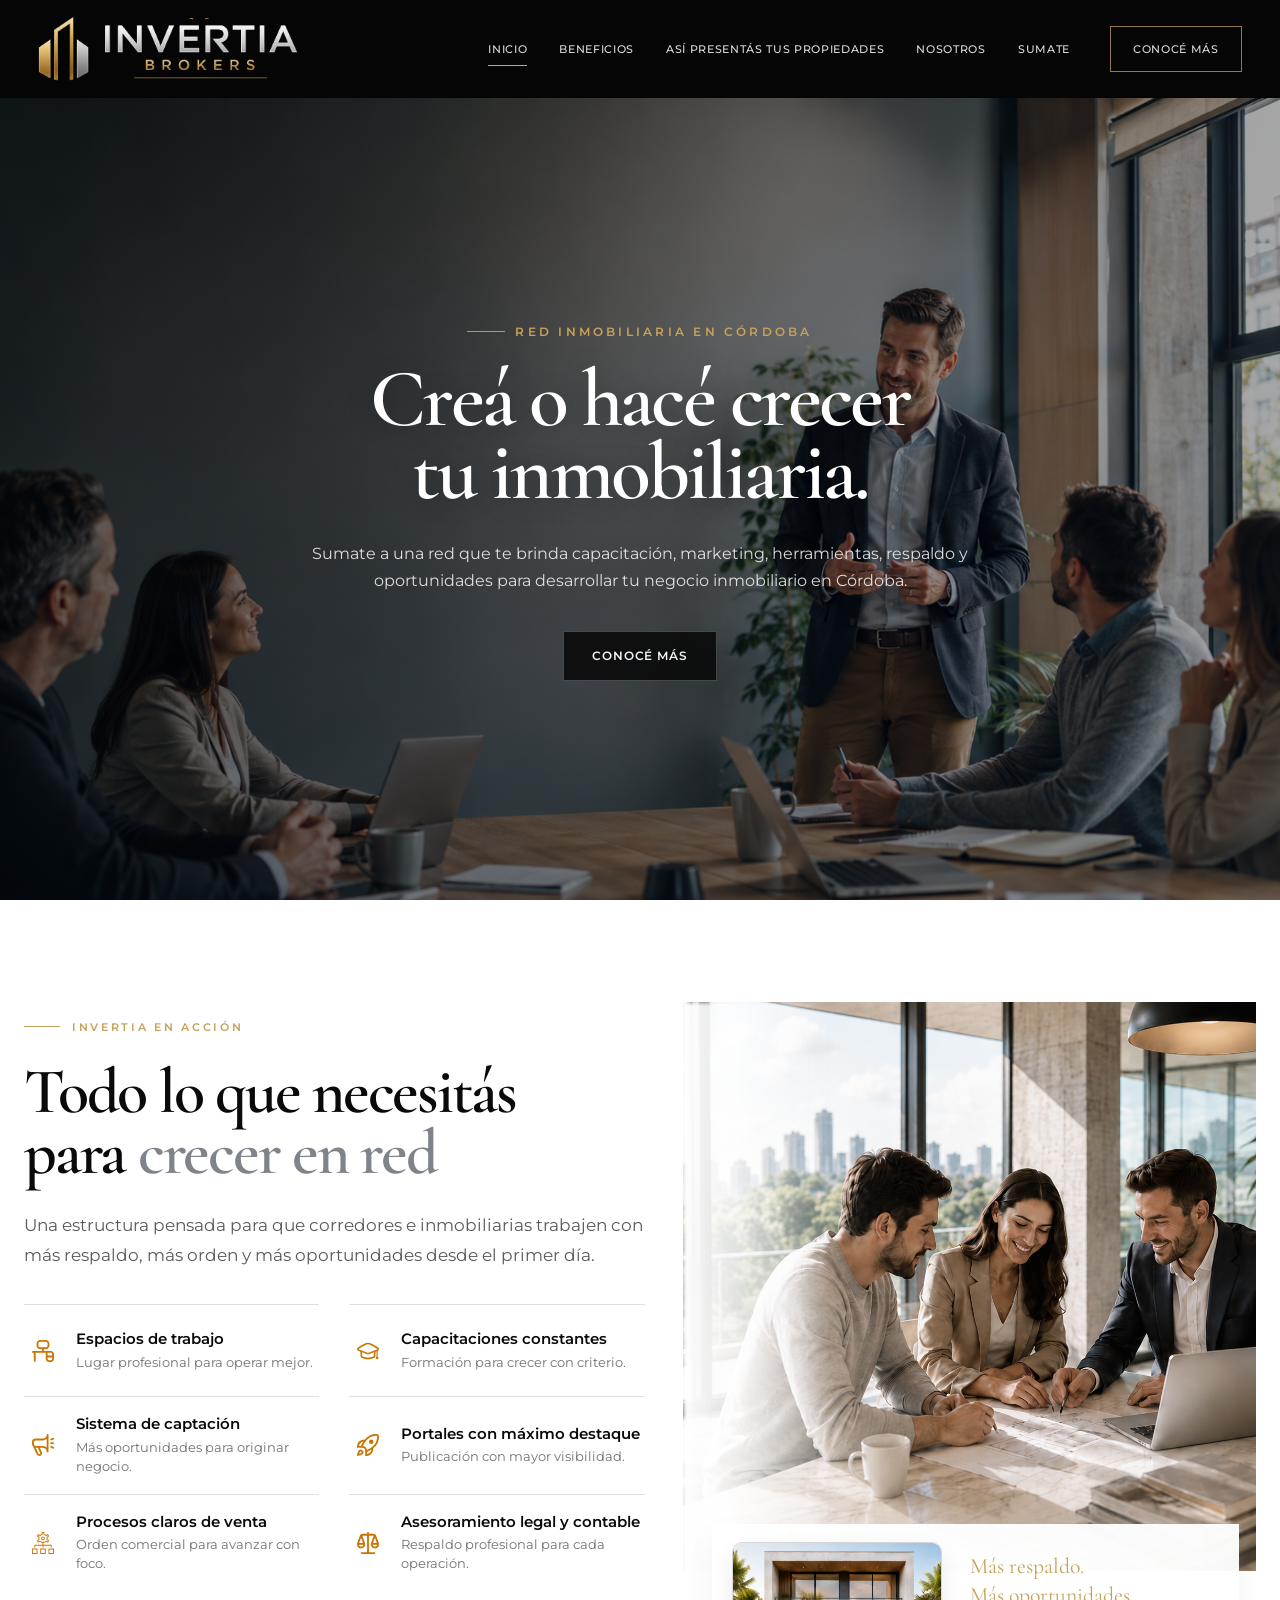
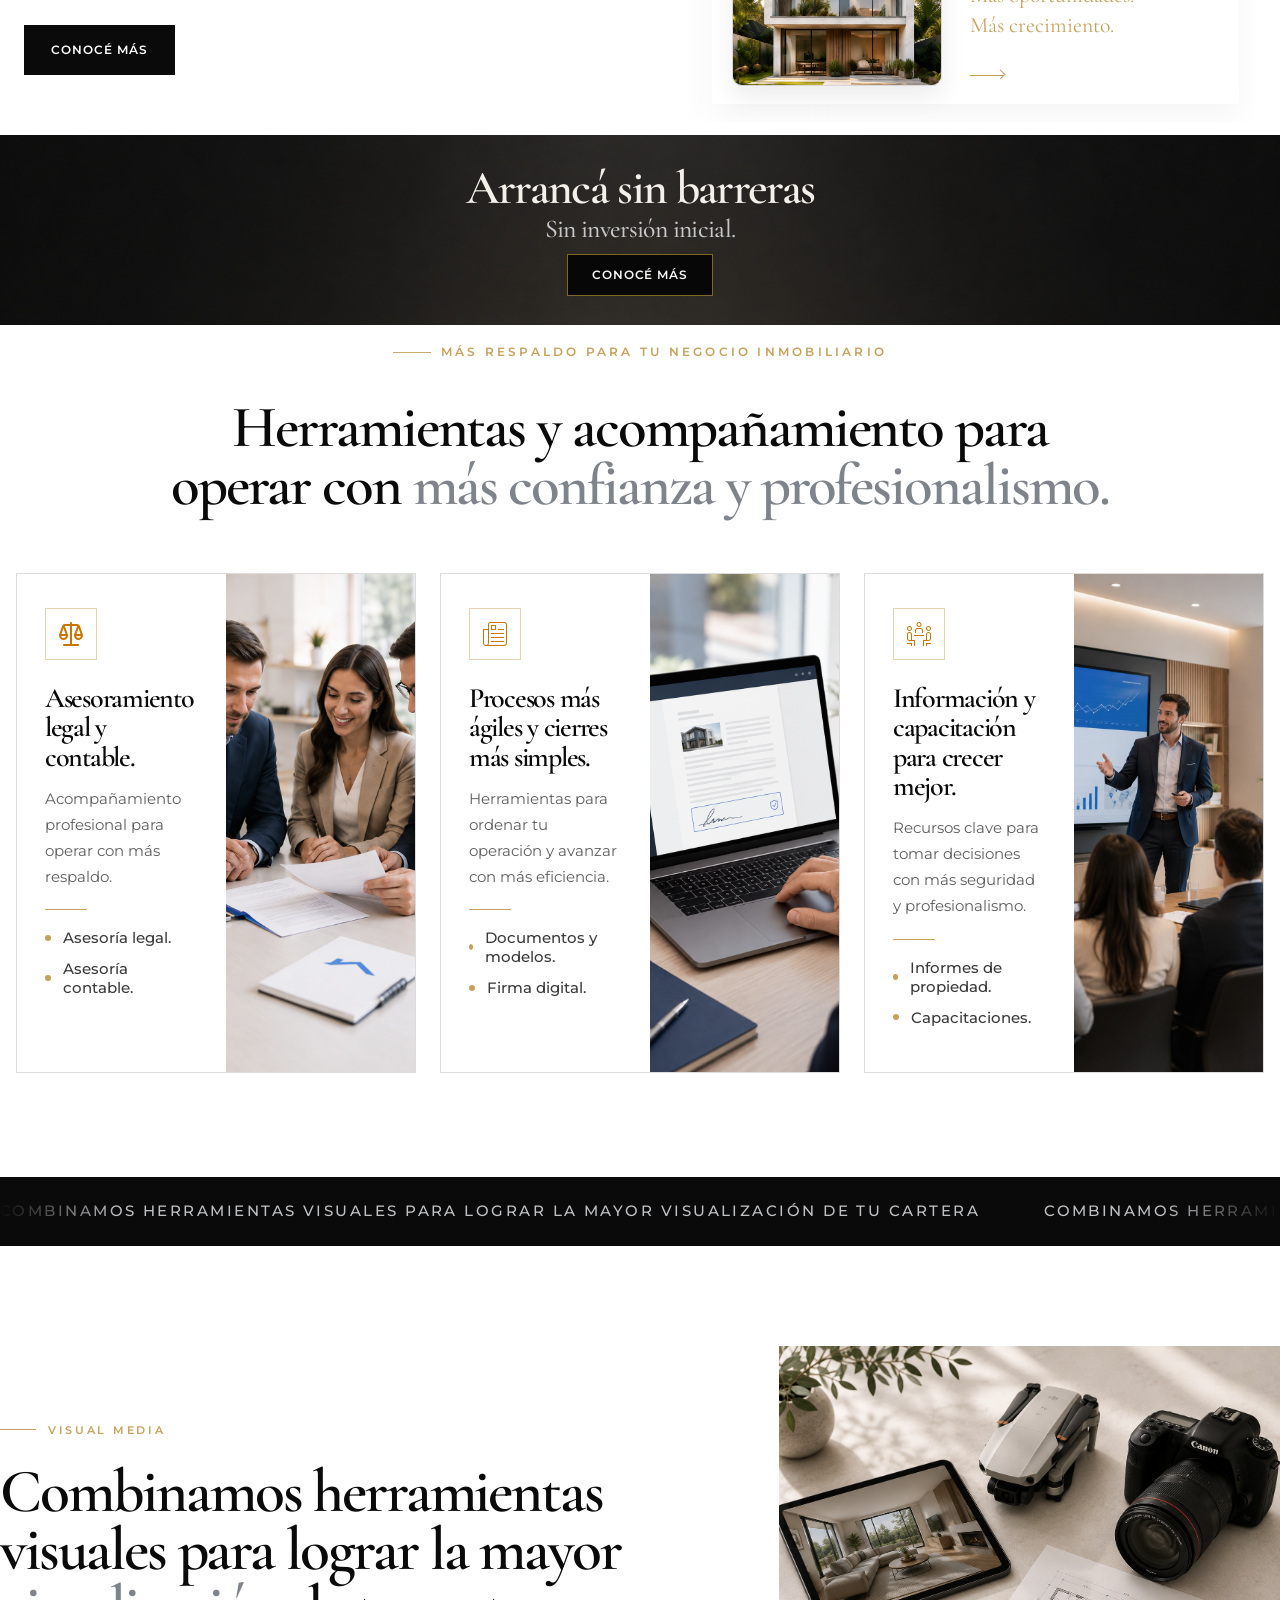
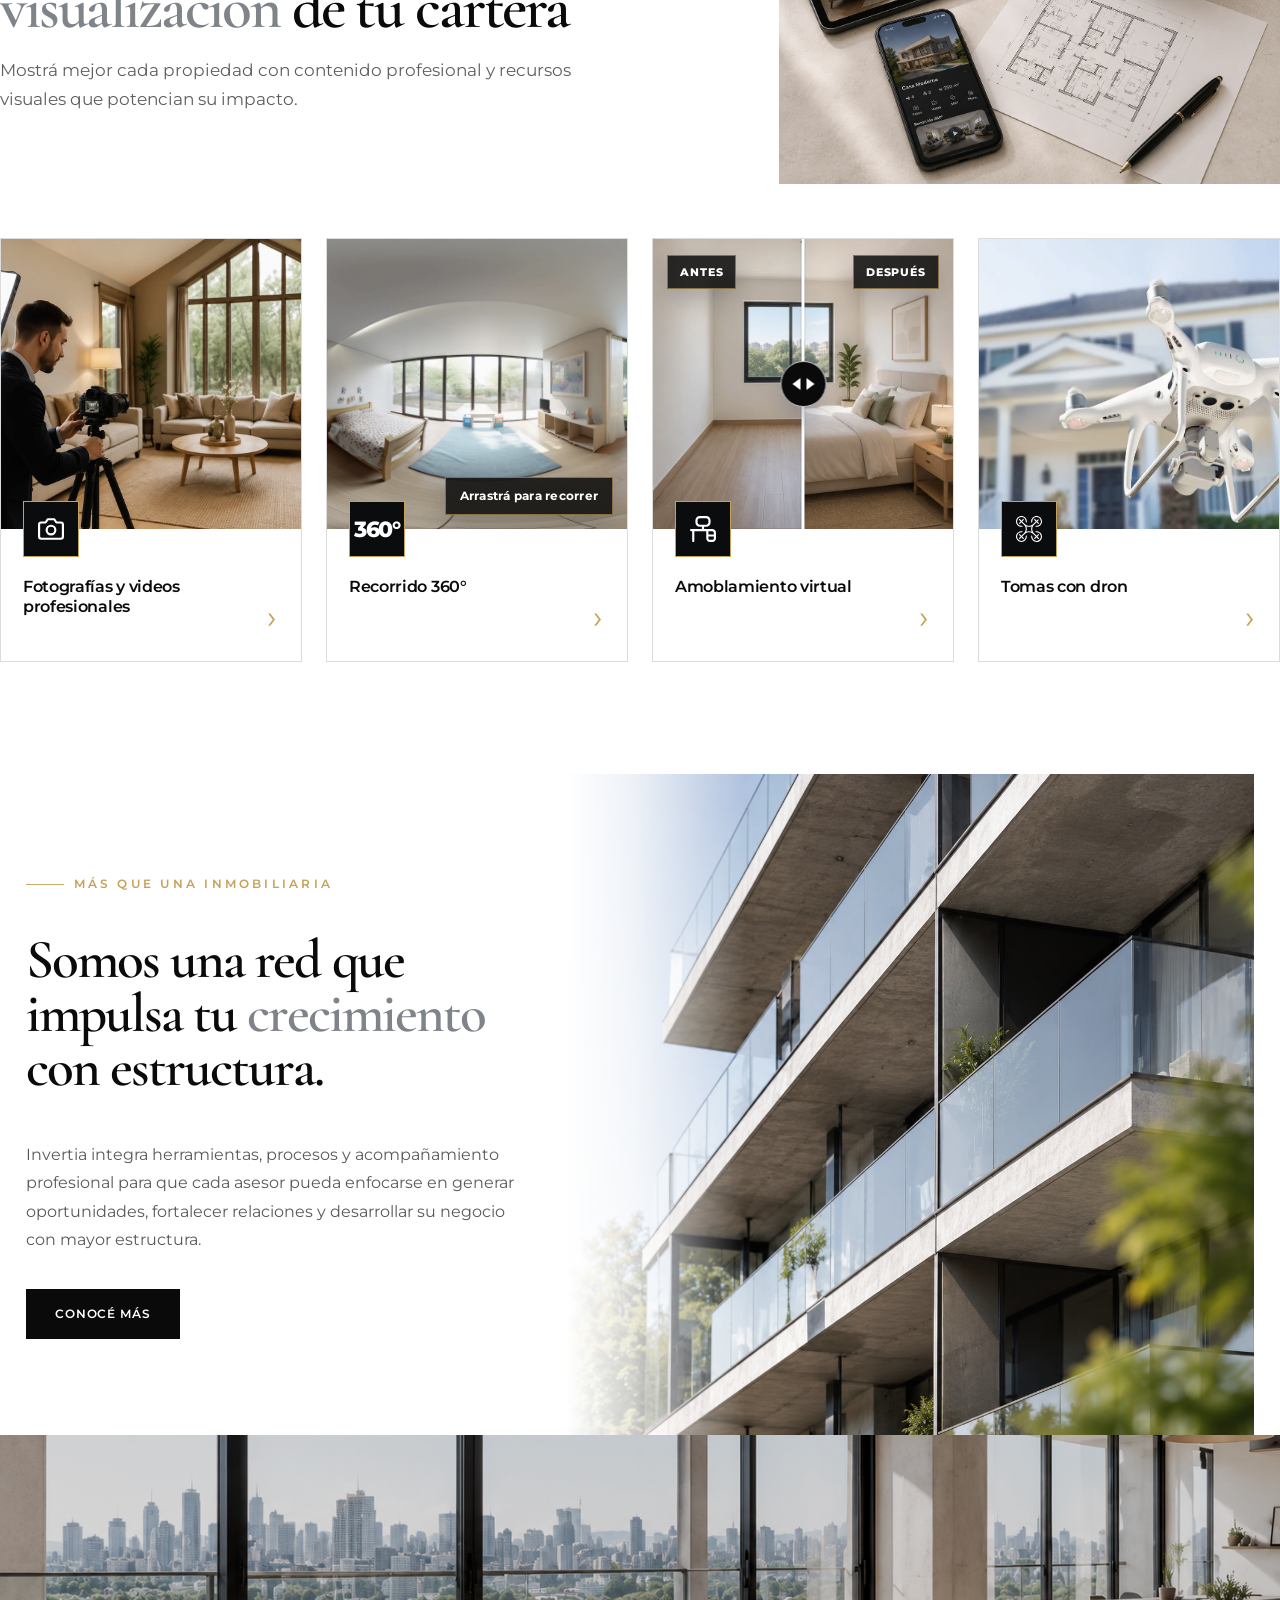
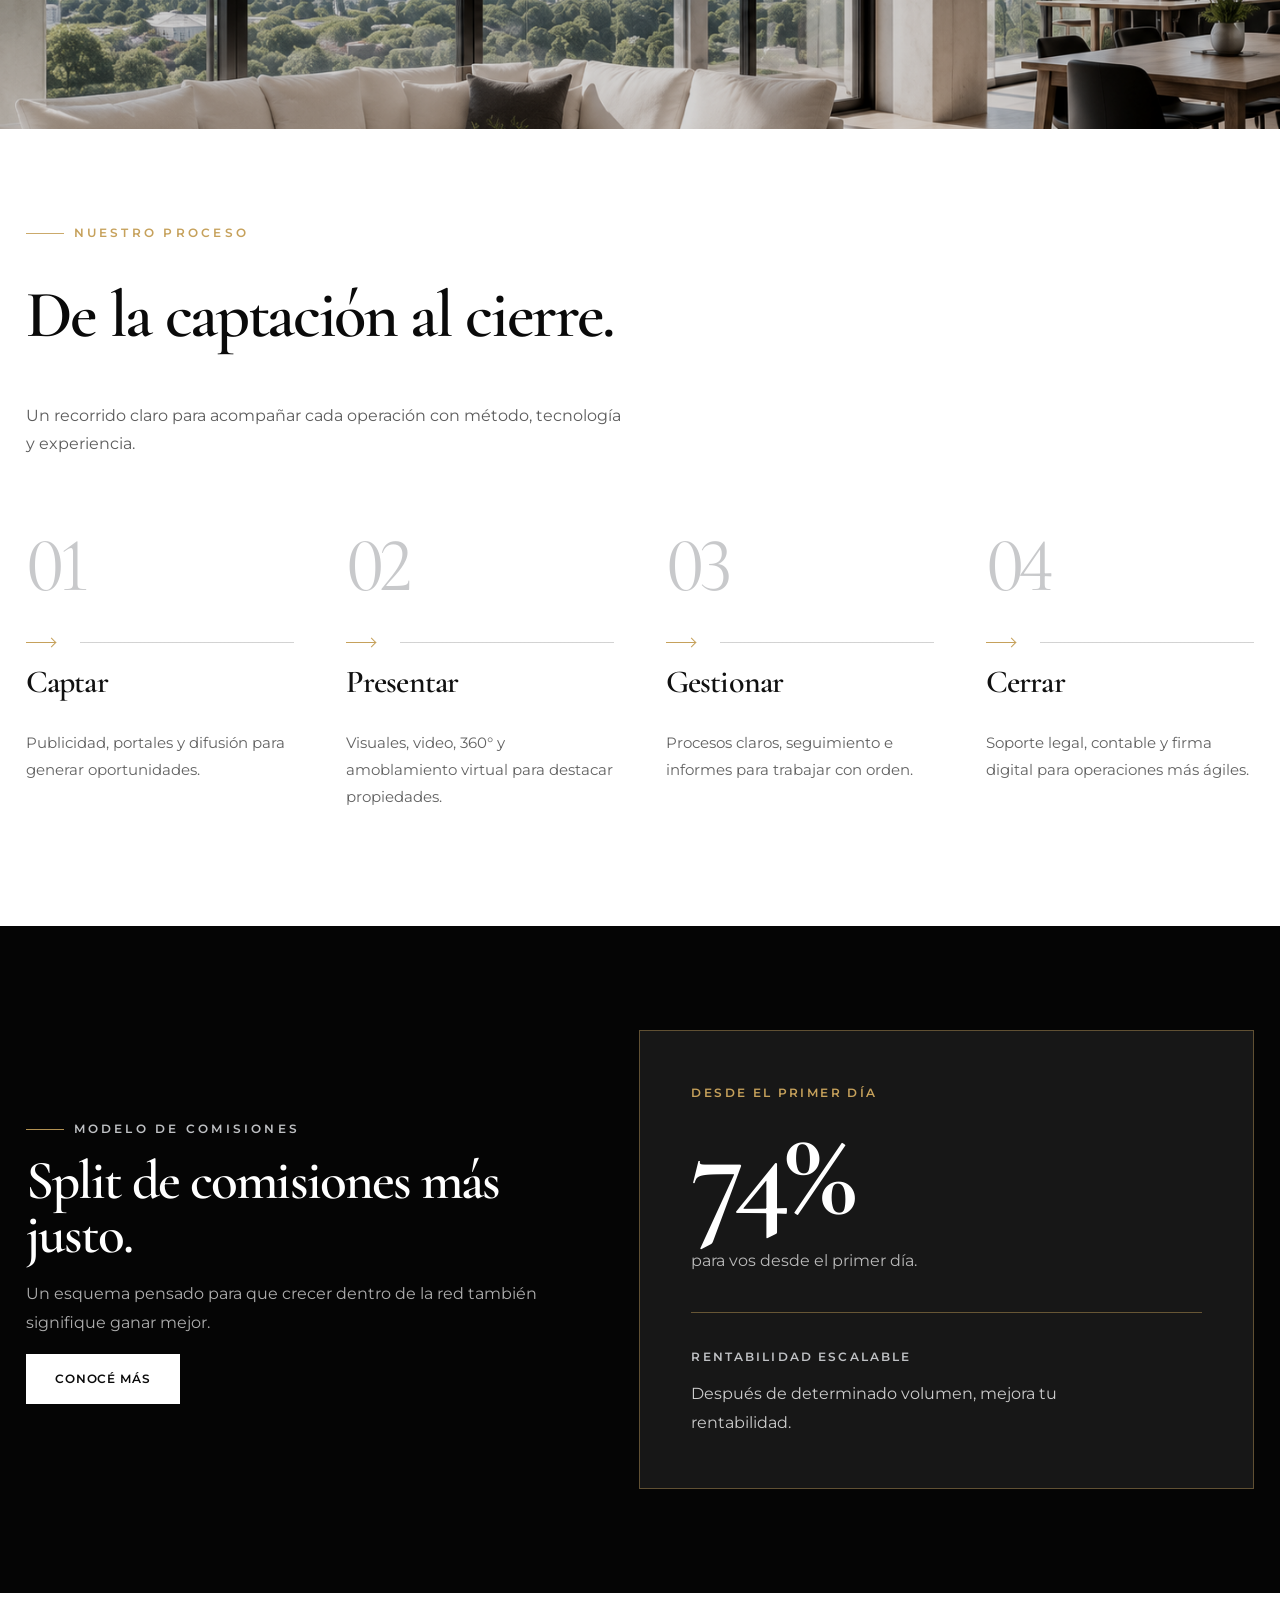
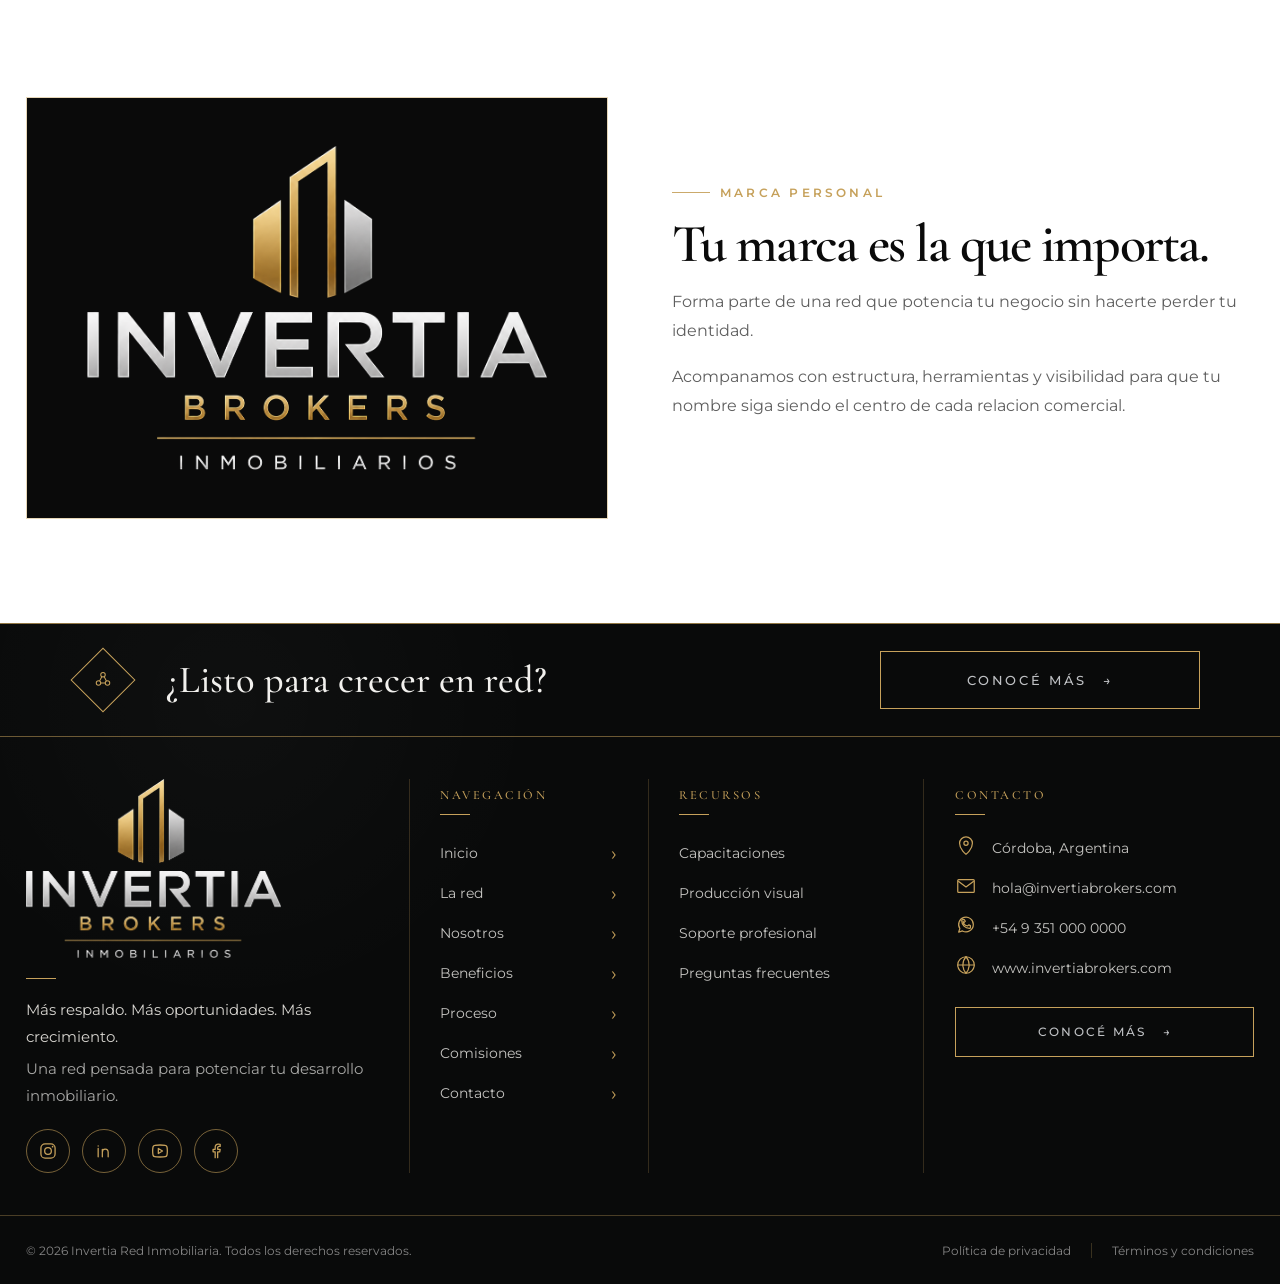
<file: index.html>
<!DOCTYPE html>
<html lang="es">
  <head>
    <meta charset="UTF-8" />
    <meta name="viewport" content="width=device-width, initial-scale=1.0" />
    <title>Invertia Brokers Inmobiliarios | Red inmobiliaria en Cordoba</title>
    <link rel="icon" type="image/png" sizes="32x32" href="assets/favicon/favicon-32.png" />
    <link rel="icon" type="image/png" sizes="192x192" href="assets/favicon/favicon-192.png" />
    <link rel="apple-touch-icon" href="assets/favicon/apple-touch-icon.png" />
    <meta
      name="description"
      content="Landing inicial para una red inmobiliaria en Cordoba pensada para potenciar marcas, cartera y crecimiento profesional."
    />
    <link rel="preconnect" href="https://fonts.googleapis.com" />
    <link rel="preconnect" href="https://fonts.gstatic.com" crossorigin />
    <link
      href="https://fonts.googleapis.com/css2?family=Cormorant+Garamond:wght@400;500;600;700&family=Montserrat:wght@300;400;500;600;700&display=swap"
      rel="stylesheet"
    />
    <link rel="stylesheet" href="styles.css" />
  </head>
  <body>
    <main>
      <section class="hero" id="inicio">
        <div class="container hero-shell">
          <div class="hero-stage reveal">
            <header class="site-header">
              <div class="nav-shell">
                <a class="brand" href="#inicio" aria-label="Ir al inicio">
                  <span
                    class="brand-horizontal"
                    role="img"
                    aria-label="Invertia Brokers Inmobiliarios"
                  >
                    <span class="brand-horizontal-symbol" aria-hidden="true">
                      <img src="assets/logo-dark.png?v=2" alt="" />
                    </span>
                    <span class="brand-horizontal-wordmark" aria-hidden="true">
                      <img src="assets/logo-dark.png?v=2" alt="" />
                    </span>
                  </span>
                </a>

                <button
                  class="menu-toggle"
                  type="button"
                  aria-expanded="false"
                  aria-controls="primary-nav"
                  aria-label="Abrir menu"
                >
                  <span></span>
                  <span></span>
                </button>

                <nav class="nav" id="primary-nav">
                  <a class="is-active" href="#inicio" aria-current="page">Inicio</a>
                  <a href="beneficios.html">Beneficios</a>
                  <a href="asi-mostramos-tu-propiedad.html">As&iacute; present&aacute;s tus propiedades</a>
                  <a href="nosotros.html">Nosotros</a>
                  <a href="sumate.html#sumate-form">Sumate</a>
                  <a class="button button-primary nav-cta" href="beneficios.html"
                    >CONOC&Eacute; M&Aacute;S</a
                  >
                </nav>
              </div>
            </header>

            <div class="video-frame reveal reveal-delay">
              <img
                class="home-video hero-image"
                src="assets/sections/hero-meeting.png"
                alt="Profesionales reunidos durante una presentaci&oacute;n de trabajo"
              />

              <div class="hero-overlay">
                <div class="hero-copy">
                  <span class="eyebrow eyebrow-hero">Red inmobiliaria en C&oacute;rdoba</span>
                  <h1>
                    Cre&aacute; o hac&eacute; crecer
                    <span>tu inmobiliaria.</span>
                  </h1>
                  <p class="hero-subtitle">
                    Sumate a una red que te brinda capacitaci&oacute;n, marketing,
                    herramientas, respaldo y oportunidades para desarrollar tu
                    negocio inmobiliario en C&oacute;rdoba.
                  </p>
                  <a class="button button-hero" href="sumate.html#sumate-form">CONOC&Eacute; M&Aacute;S</a>
                </div>
              </div>
            </div>
          </div>
        </div>
      </section>

      <section class="benefits section visibility-section" id="beneficios">
        <div class="visibility-inner reveal">
          <div class="visibility-content">
            <div class="visibility-left">
              <span class="visibility-pill">
                <span class="visibility-pill-dot"></span>
                Invertia en acci&oacute;n
              </span>

              <h2 class="visibility-title">
                <span class="visibility-copy-desktop">
                  Todo lo que necesit&aacute;s
                  <br />
                  para <em>crecer en red</em>
                </span>
                <span class="visibility-copy-mobile">
                  Todo para <em>crecer en red</em>
                </span>
              </h2>

              <p class="visibility-description">
                <span class="visibility-copy-desktop">
                  Una estructura pensada para que corredores e inmobiliarias trabajen
                  con m&aacute;s respaldo, m&aacute;s orden y m&aacute;s oportunidades
                  desde el primer d&iacute;a.
                </span>
                <span class="visibility-copy-mobile">
                  M&aacute;s respaldo, herramientas y oportunidades para trabajar mejor.
                </span>
              </p>

              <div class="visibility-features">
                <article class="visibility-feature-card reveal">
                  <span class="visibility-feature-icon">
                    <img src="assets/icons/desk.svg" alt="" />
                  </span>
                  <span class="visibility-feature-body">
                    <strong>Espacios de trabajo</strong>
                    <small>
                      <span class="visibility-copy-desktop">Lugar profesional para operar mejor.</span>
                      <span class="visibility-copy-mobile">Coworking y networking para operar mejor.</span>
                    </small>
                  </span>
                  <span class="visibility-feature-check" aria-hidden="true">
                    <img src="assets/icons/check.svg" alt="" />
                  </span>
                </article>

                <article class="visibility-feature-card reveal reveal-delay">
                  <span class="visibility-feature-icon">
                    <img src="assets/icons/graduation-cap.svg" alt="" />
                  </span>
                  <span class="visibility-feature-body">
                    <strong>Capacitaciones constantes</strong>
                    <small>Formaci&oacute;n para crecer con criterio.</small>
                  </span>
                  <span class="visibility-feature-check" aria-hidden="true">
                    <img src="assets/icons/check.svg" alt="" />
                  </span>
                </article>

                <article class="visibility-feature-card reveal">
                  <span class="visibility-feature-icon">
                    <img src="assets/icons/megaphone.svg" alt="" />
                  </span>
                  <span class="visibility-feature-body">
                    <strong>Sistema de captaci&oacute;n</strong>
                    <small>
                      <span class="visibility-copy-desktop">M&aacute;s oportunidades para originar negocio.</span>
                      <span class="visibility-copy-mobile">M&aacute;s oportunidades para generar negocio.</span>
                    </small>
                  </span>
                  <span class="visibility-feature-check" aria-hidden="true">
                    <img src="assets/icons/check.svg" alt="" />
                  </span>
                </article>

                <article class="visibility-feature-card reveal reveal-delay">
                  <span class="visibility-feature-icon">
                    <img src="assets/icons/rocket-launch.svg" alt="" />
                  </span>
                  <span class="visibility-feature-body">
                    <strong>
                      <span class="visibility-copy-desktop">Portales con m&aacute;ximo destaque</span>
                      <span class="visibility-copy-mobile">Portales destacados</span>
                    </strong>
                    <small>
                      <span class="visibility-copy-desktop">Publicaci&oacute;n con mayor visibilidad.</span>
                      <span class="visibility-copy-mobile">Mayor alcance y visibilidad.</span>
                    </small>
                  </span>
                  <span class="visibility-feature-check" aria-hidden="true">
                    <img src="assets/icons/check.svg" alt="" />
                  </span>
                </article>

                <article class="visibility-feature-card reveal">
                  <span class="visibility-feature-icon">
                    <img src="assets/icons/workflow.svg" alt="" />
                  </span>
                  <span class="visibility-feature-body">
                    <strong>Procesos claros de venta</strong>
                    <small>
                      <span class="visibility-copy-desktop">Orden comercial para avanzar con foco.</span>
                      <span class="visibility-copy-mobile">Seguimiento y orden comercial.</span>
                    </small>
                  </span>
                  <span class="visibility-feature-check" aria-hidden="true">
                    <img src="assets/icons/check.svg" alt="" />
                  </span>
                </article>

                <article class="visibility-feature-card reveal reveal-delay">
                  <span class="visibility-feature-icon">
                    <img src="assets/icons/equalizer.svg" alt="" />
                  </span>
                  <span class="visibility-feature-body">
                    <strong>
                      <span class="visibility-copy-desktop">Asesoramiento legal y contable</span>
                      <span class="visibility-copy-mobile">Soporte legal y contable</span>
                    </strong>
                    <small>Respaldo profesional para cada operaci&oacute;n.</small>
                  </span>
                  <span class="visibility-feature-check" aria-hidden="true">
                    <img src="assets/icons/check.svg" alt="" />
                  </span>
                </article>

              </div>

              <a class="button visibility-primary-cta" href="beneficios.html">
                CONOC&Eacute; M&Aacute;S
                <span class="visibility-primary-cta-arrow" aria-hidden="true"></span>
              </a>
            </div>

            <div class="visibility-right">
              <img
                class="visibility-visual-image"
                src="assets/sections/invertia-team-meeting.png"
                alt="Profesionales trabajando juntos en una mesa con planos"
              />
              <div class="visibility-editorial">
                <img
                  src="assets/sections/invertia-property-editorial.png"
                  alt="Fachada de una propiedad residencial contempor&aacute;nea"
                />
                <p>
                  M&aacute;s respaldo.<br />
                  M&aacute;s oportunidades.<br />
                  M&aacute;s crecimiento.
                </p>
                <span aria-hidden="true"></span>
              </div>
            </div>
          </div>
        </div>
      </section>

      <section class="barrier-section section-light">
        <div class="container">
          <div class="barrier-panel reveal" data-barrier-panel>
            <h2>Arranc&aacute; sin barreras</h2>
            <p>Sin inversi&oacute;n inicial.</p>
            <a class="button button-primary" href="sumate.html#sumate-form">CONOC&Eacute; M&Aacute;S</a>
          </div>
        </div>
      </section>

      <section class="tools-support section-light">
        <div class="tools-support-inner">
          <div class="tools-support-heading">
            <span class="eyebrow reveal">M&aacute;s respaldo para tu negocio inmobiliario</span>
            <h2 class="reveal">
              Herramientas y acompa&ntilde;amiento para operar con
              <span>m&aacute;s confianza y profesionalismo.</span>
            </h2>
          </div>

          <div class="tools-support-grid">
            <article class="tools-support-card reveal">
              <div class="tools-support-text">
                <div class="tools-support-icon" aria-hidden="true">
                  <img src="assets/icons/equalizer.svg" alt="" />
                </div>
                <h3>Asesoramiento legal y contable.</h3>
                <p>
                  Acompa&ntilde;amiento profesional para operar con m&aacute;s
                  respaldo.
                </p>
                <div class="tools-support-divider"></div>
                <ul>
                  <li>Asesor&iacute;a legal.</li>
                  <li>Asesor&iacute;a contable.</li>
                </ul>
              </div>
              <div class="tools-support-media">
                <img
                  src="assets/sections/tools-legal.png"
                  alt="Asesoramiento legal y contable"
                />
              </div>
            </article>

            <article class="tools-support-card reveal reveal-delay">
              <div class="tools-support-text">
                <div class="tools-support-icon" aria-hidden="true">
                  <img src="assets/icons/newspaper.svg" alt="" />
                </div>
                <h3>Procesos m&aacute;s &aacute;giles y cierres m&aacute;s simples.</h3>
                <p>
                  Herramientas para ordenar tu operaci&oacute;n y avanzar con m&aacute;s
                  eficiencia.
                </p>
                <div class="tools-support-divider"></div>
                <ul>
                  <li>Documentos y modelos.</li>
                  <li>Firma digital.</li>
                </ul>
              </div>
              <div class="tools-support-media">
                <img
                  src="assets/sections/tools-processes.png"
                  alt="Herramientas para procesos y cierres"
                />
              </div>
            </article>

            <article class="tools-support-card reveal">
              <div class="tools-support-text">
                <div class="tools-support-icon" aria-hidden="true">
                  <img src="assets/icons/coworking.svg" alt="" />
                </div>
                <h3>Informaci&oacute;n y capacitaci&oacute;n para crecer mejor.</h3>
                <p>
                  Recursos clave para tomar decisiones con m&aacute;s seguridad y
                  profesionalismo.
                </p>
                <div class="tools-support-divider"></div>
                <ul>
                  <li>Informes de propiedad.</li>
                  <li>Capacitaciones.</li>
                </ul>
              </div>
              <div class="tools-support-media">
                <img
                  src="assets/sections/tools-training.png"
                  alt="Capacitaciones e informes inmobiliarios"
                />
              </div>
            </article>
          </div>
        </div>
      </section>

      <section class="visual-ticker-section" aria-label="Herramientas visuales">
        <div class="visual-ticker-track">
          <div class="visual-ticker-group">
            <span>COMBINAMOS HERRAMIENTAS VISUALES PARA LOGRAR LA MAYOR VISUALIZACI&Oacute;N DE TU CARTERA</span>
            <span aria-hidden="true">COMBINAMOS HERRAMIENTAS VISUALES PARA LOGRAR LA MAYOR VISUALIZACI&Oacute;N DE TU CARTERA</span>
          </div>
        </div>
      </section>

      <section class="visual-media-section">
        <div class="visual-media-container reveal">
          <div class="visual-media-header">
            <div class="visual-media-copy">
              <span class="visual-media-badge">
                <span class="visual-media-badge-dot"></span>
                Visual media
              </span>

              <h2>
                Combinamos herramientas visuales para lograr la mayor
                <span>visualizaci&oacute;n</span> de tu cartera
              </h2>

              <p>
                Mostr&aacute; mejor cada propiedad con contenido profesional y
                recursos visuales que potencian su impacto.
              </p>
            </div>

            <div class="visual-media-graphic">
              <img
                class="visual-media-graphic-image"
                src="assets/sections/invertia-visual-production-kit.png"
                alt="Kit de producci&oacute;n visual inmobiliaria con drone, c&aacute;mara, tablet, celular y plano"
              />
            </div>
          </div>

          <div class="visual-media-cards">
            <!-- Placeholder premium imagery generated for initial mockup; replace with real assets later if needed. -->
            <article class="visual-media-card reveal">
              <div class="visual-media-card-media visual-media-card-media-photo">
                <img
                  src="assets/sections/visual-media-photo-video-approved.webp"
                  alt="Fot&oacute;grafo realizando una producci&oacute;n profesional en un interior"
                />
              </div>
              <div class="visual-media-card-body">
                <span class="visual-media-card-icon" aria-hidden="true">
                  <img src="assets/icons/camera.svg" alt="" />
                </span>
                <h3>Fotograf&iacute;as y videos profesionales</h3>
                <span class="visual-media-card-arrow" aria-hidden="true">&rsaquo;</span>
              </div>
            </article>

            <article class="visual-media-card reveal reveal-delay">
              <div
                class="visual-media-card-media visual-media-panorama"
                data-panorama
                role="region"
                tabindex="0"
                aria-label="Vista panor&aacute;mica interactiva de un dormitorio. Us&aacute; las flechas o arrastr&aacute; horizontalmente para recorrer el ambiente."
              >
                <img
                  src="assets/sections/visual-media-360-panorama.webp"
                  alt="Vista panor&aacute;mica de un dormitorio para recorrido 360 grados"
                  draggable="false"
                />
                <span class="visual-media-panorama-hint" data-panorama-hint>
                  Vista panor&aacute;mica 360&deg;
                </span>
              </div>
              <div class="visual-media-card-body">
                <span class="visual-media-card-icon visual-media-card-icon-text" aria-hidden="true">
                  360&deg;
                </span>
                <h3>Recorrido 360&deg;</h3>
                <span class="visual-media-card-arrow" aria-hidden="true">&rsaquo;</span>
              </div>
            </article>

            <article class="visual-media-card reveal">
              <div
                class="visual-media-card-media visual-media-compare"
                data-compare
                role="slider"
                tabindex="0"
                aria-label="Comparador de amoblamiento virtual"
                aria-orientation="horizontal"
                aria-valuemin="0"
                aria-valuemax="100"
                aria-valuenow="50"
                aria-valuetext="50% de la habitaci&oacute;n vac&iacute;a visible"
              >
                <img
                  class="visual-media-compare-image"
                  src="assets/sections/visual-media-staging-after.webp"
                  alt=""
                  draggable="false"
                />
                <div class="visual-media-compare-before" data-compare-before>
                  <img
                    class="visual-media-compare-image"
                    src="assets/sections/visual-media-staging-before.webp"
                    alt=""
                    draggable="false"
                  />
                </div>
                <span class="visual-media-compare-label visual-media-compare-label-before" aria-hidden="true">
                  Antes
                </span>
                <span class="visual-media-compare-label visual-media-compare-label-after" aria-hidden="true">
                  Despu&eacute;s
                </span>
                <span class="visual-media-compare-divider" data-compare-divider aria-hidden="true">
                  <span class="visual-media-compare-handle"></span>
                </span>
              </div>
              <div class="visual-media-card-body">
                <span class="visual-media-card-icon" aria-hidden="true">
                  <img src="assets/icons/desk.svg" alt="" />
                </span>
                <h3>Amoblamiento virtual</h3>
                <span class="visual-media-card-arrow" aria-hidden="true">&rsaquo;</span>
              </div>
            </article>

            <article class="visual-media-card reveal reveal-delay">
              <div class="visual-media-card-media visual-media-card-media-drone">
                <img
                  src="assets/sections/visual-media-drone-approved.webp"
                  alt="Dron frente a una propiedad para realizar tomas a&eacute;reas"
                />
              </div>
              <div class="visual-media-card-body">
                <span class="visual-media-card-icon" aria-hidden="true">
                  <img src="assets/icons/buzz.svg" alt="" />
                </span>
                <h3>Tomas con dron</h3>
                <span class="visual-media-card-arrow" aria-hidden="true">&rsaquo;</span>
              </div>
            </article>
          </div>
        </div>
      </section>

      <section class="network-story" aria-labelledby="network-story-title">
        <div class="container network-story-layout">
          <div class="network-story-copy reveal">
            <span class="eyebrow">M&aacute;s que una inmobiliaria</span>
            <h2 id="network-story-title">
              Somos una red que impulsa tu
              <span>crecimiento</span> con estructura.
            </h2>
            <p>
              Invertia integra herramientas, procesos y acompa&ntilde;amiento
              profesional para que cada asesor pueda enfocarse en generar
              oportunidades, fortalecer relaciones y desarrollar su negocio
              con mayor estructura.
            </p>
            <a class="button button-primary" href="sumate.html#sumate-form">CONOC&Eacute; M&Aacute;S</a>
          </div>

          <div class="network-story-media reveal reveal-delay">
            <img
              src="assets/sections/invertia-building-exterior.png"
              alt="Fachada moderna con balcones de vidrio"
            />
          </div>
        </div>
      </section>

      <section class="network-process" aria-labelledby="network-process-title">
        <div class="network-process-media" aria-hidden="true">
          <img src="assets/sections/invertia-hero-interior.png" alt="" />
        </div>
        <div class="container">
          <header class="network-process-header reveal">
            <span class="eyebrow">Nuestro proceso</span>
            <h2 id="network-process-title">De la captaci&oacute;n al cierre.</h2>
            <p>
              Un recorrido claro para acompa&ntilde;ar cada operaci&oacute;n con
              m&eacute;todo, tecnolog&iacute;a y experiencia.
            </p>
          </header>

          <ol class="network-process-steps reveal">
            <li class="network-process-step">
              <span class="network-process-number">01</span>
              <h3>Captar</h3>
              <p>
                Publicidad, portales y difusi&oacute;n para generar oportunidades.
              </p>
            </li>
            <li class="network-process-step">
              <span class="network-process-number">02</span>
              <h3>Presentar</h3>
              <p>
                Visuales, video, 360&deg; y amoblamiento virtual para destacar
                propiedades.
              </p>
            </li>
            <li class="network-process-step">
              <span class="network-process-number">03</span>
              <h3>Gestionar</h3>
              <p>
                Procesos claros, seguimiento e informes para trabajar con orden.
              </p>
            </li>
            <li class="network-process-step">
              <span class="network-process-number">04</span>
              <h3>Cerrar</h3>
              <p>
                Soporte legal, contable y firma digital para operaciones m&aacute;s
                &aacute;giles.
              </p>
            </li>
          </ol>
        </div>
      </section>

      <section class="commission section-dark" id="comisiones">
        <div class="container commission-layout">
          <div class="commission-copy reveal">
            <span class="eyebrow eyebrow-dark">Modelo de comisiones</span>
            <h2>Split de comisiones m&aacute;s justo.</h2>
            <p>
              Un esquema pensado para que crecer dentro de la red tambi&eacute;n
              signifique ganar mejor.
            </p>
            <a class="button button-light" href="sumate.html#sumate-form"
              >CONOC&Eacute; M&Aacute;S</a
            >
          </div>

          <div class="commission-panel reveal reveal-delay" data-commission-panel>
            <div class="commission-main">
              <span class="commission-label">Desde el primer d&iacute;a</span>
              <strong class="commission-number" data-commission-number>75%</strong>
              <p data-commission-copy>para vos desde el primer d&iacute;a.</p>
            </div>
            <div class="commission-note">
              <span class="card-kicker">Rentabilidad escalable</span>
              <p data-commission-note>
                Despu&eacute;s de determinado volumen, mejora tu rentabilidad.
              </p>
            </div>
          </div>
        </div>
      </section>

      <section class="brand-section section">
        <div class="container brand-layout">
          <div class="brand-card reveal">
            <div class="brand-visual">
              <img
                src="assets/logo-dark.png?v=2"
                alt="Invertia Brokers Inmobiliarios"
              />
            </div>
          </div>

          <div class="brand-copy reveal reveal-delay">
            <span class="eyebrow">Marca personal</span>
            <h2>Tu marca es la que importa.</h2>
            <p>
              Forma parte de una red que potencia tu negocio sin hacerte perder
              tu identidad.
            </p>
            <p class="brand-support">
              Acompanamos con estructura, herramientas y visibilidad para que tu
              nombre siga siendo el centro de cada relacion comercial.
            </p>
          </div>
        </div>
      </section>
    </main>

    <footer class="site-footer" id="contacto">
      <div class="footer-cta">
        <div class="container footer-cta-inner">
          <span class="footer-cta-icon" aria-hidden="true">
            <svg viewBox="0 0 32 32" focusable="false">
              <circle cx="16" cy="9" r="3"></circle>
              <circle cx="10" cy="20" r="3"></circle>
              <circle cx="22" cy="20" r="3"></circle>
              <path d="M14.4 11.6 11.6 17M17.6 11.6l2.8 5.4M13 20h6"></path>
            </svg>
          </span>
          <h2>&iquest;Listo para crecer en red?</h2>
          <a class="footer-cta-button" href="sumate.html#sumate-form">
            CONOC&Eacute; M&Aacute;S <span aria-hidden="true">&rarr;</span>
          </a>
        </div>
      </div>

      <div class="container footer-main-grid">
        <div class="footer-brand">
          <img
            src="assets/logo-dark.png?v=2"
            alt="Invertia Brokers Inmobiliarios"
          />
          <span class="footer-accent-line" aria-hidden="true"></span>
          <p class="footer-brand-lead">
            M&aacute;s respaldo. M&aacute;s oportunidades. M&aacute;s crecimiento.
          </p>
          <p>
            Una red pensada para potenciar tu desarrollo inmobiliario.
          </p>
          <div class="footer-socials" aria-hidden="true">
            <span class="footer-social-icon">
              <svg viewBox="0 0 24 24" focusable="false">
                <rect x="3.5" y="3.5" width="17" height="17" rx="5"></rect>
                <circle cx="12" cy="12" r="4"></circle>
                <circle class="footer-social-dot" cx="17.5" cy="6.8" r="1"></circle>
              </svg>
            </span>
            <span class="footer-social-icon">
              <svg viewBox="0 0 24 24" focusable="false">
                <path d="M5 9v10M5 5.8v.2M10 19v-5.6c0-2.2 1.4-3.6 3.4-3.6 2.2 0 3.6 1.5 3.6 4V19M10 10v9"></path>
              </svg>
            </span>
            <span class="footer-social-icon">
              <svg viewBox="0 0 24 24" focusable="false">
                <path d="M20.4 7.2c-.2-1-1-1.8-2-2C16.8 4.8 12 4.8 12 4.8s-4.8 0-6.4.4c-1 .2-1.8 1-2 2A25 25 0 0 0 3.2 12c0 1.6.1 3.3.4 4.8.2 1 1 1.8 2 2 1.6.4 6.4.4 6.4.4s4.8 0 6.4-.4c1-.2 1.8-1 2-2 .3-1.5.4-3.2.4-4.8s-.1-3.3-.4-4.8Z"></path>
                <path d="m10 9 5 3-5 3V9Z"></path>
              </svg>
            </span>
            <span class="footer-social-icon">
              <svg viewBox="0 0 24 24" focusable="false">
                <path d="M14 20v-7h2.5l.5-3h-3V8.2c0-.9.4-1.7 1.8-1.7H17V4a15 15 0 0 0-2.2-.2c-2.3 0-3.8 1.4-3.8 4V10H8.5v3H11v7"></path>
              </svg>
            </span>
          </div>
        </div>

        <nav class="footer-column footer-navigation" aria-labelledby="footer-navigation-title">
          <h3 id="footer-navigation-title">Navegaci&oacute;n</h3>
          <ul>
            <li><a href="#inicio">Inicio</a></li>
            <li><a href="#network-story-title">La red</a></li>
            <li><a href="nosotros.html">Nosotros</a></li>
            <li><a href="beneficios.html">Beneficios</a></li>
            <li><a href="#network-process-title">Proceso</a></li>
            <li><a href="#comisiones">Comisiones</a></li>
            <li><a href="#contacto">Contacto</a></li>
          </ul>
        </nav>

        <section class="footer-column footer-resources" aria-labelledby="footer-resources-title">
          <h3 id="footer-resources-title">Recursos</h3>
          <ul>
            <li><span>Capacitaciones</span></li>
            <li><span>Producci&oacute;n visual</span></li>
            <li><span>Soporte profesional</span></li>
            <li><span>Preguntas frecuentes</span></li>
          </ul>
        </section>

        <section class="footer-column footer-contact" aria-labelledby="footer-contact-title">
          <h3 id="footer-contact-title">Contacto</h3>
          <ul>
            <li>
              <span class="footer-contact-icon" aria-hidden="true">
                <svg viewBox="0 0 24 24" focusable="false">
                  <path d="M12 21s7-5.1 7-12a7 7 0 1 0-14 0c0 6.9 7 12 7 12Z"></path>
                  <circle cx="12" cy="9" r="2.3"></circle>
                </svg>
              </span>
              <span>C&oacute;rdoba, Argentina</span>
            </li>
            <li>
              <span class="footer-contact-icon" aria-hidden="true">
                <svg viewBox="0 0 24 24" focusable="false">
                  <rect x="3" y="5" width="18" height="14" rx="1"></rect>
                  <path d="m4 7 8 6 8-6"></path>
                </svg>
              </span>
              <a href="mailto:hola@invertiabrokers.com" aria-label="Enviar correo a Invertia">
                hola@invertiabrokers.com
              </a>
            </li>
            <li>
              <span class="footer-contact-icon" aria-hidden="true">
                <svg viewBox="0 0 24 24" focusable="false">
                  <path d="M20 11.5a8 8 0 0 1-11.8 7L4 19.8l1.3-4A8 8 0 1 1 20 11.5Z"></path>
                  <path d="M9 8.2c.3 2.6 2.2 4.5 4.8 4.8l1.2-1.2 1.8.9v2c0 .6-.5 1-1 1A8.5 8.5 0 0 1 7.3 7.2c0-.6.4-1 1-1h2l.9 1.8L10 9.2"></path>
                </svg>
              </span>
              <span>+54 9 351 000 0000</span>
            </li>
            <li>
              <span class="footer-contact-icon" aria-hidden="true">
                <svg viewBox="0 0 24 24" focusable="false">
                  <circle cx="12" cy="12" r="9"></circle>
                  <path d="M3 12h18M12 3c2.2 2.4 3.4 5.4 3.4 9s-1.2 6.6-3.4 9M12 3c-2.2 2.4-3.4 5.4-3.4 9s1.2 6.6 3.4 9"></path>
                </svg>
              </span>
              <a
                href="https://www.invertiabrokers.com"
                target="_blank"
                rel="noopener noreferrer"
              >
                www.invertiabrokers.com
              </a>
            </li>
          </ul>
          <a class="footer-contact-cta" href="sumate.html#sumate-form">
            CONOC&Eacute; M&Aacute;S <span aria-hidden="true">&rarr;</span>
          </a>
        </section>
      </div>

      <div class="footer-legal">
        <div class="container footer-legal-inner">
          <p>&copy; 2026 Invertia Red Inmobiliaria. Todos los derechos reservados.</p>
          <div aria-label="Informaci&oacute;n legal">
            <span>Pol&iacute;tica de privacidad</span>
            <span>T&eacute;rminos y condiciones</span>
          </div>
        </div>
      </div>
    </footer>

    <script src="script.js?v=2"></script>
  </body>
</html>
</file>
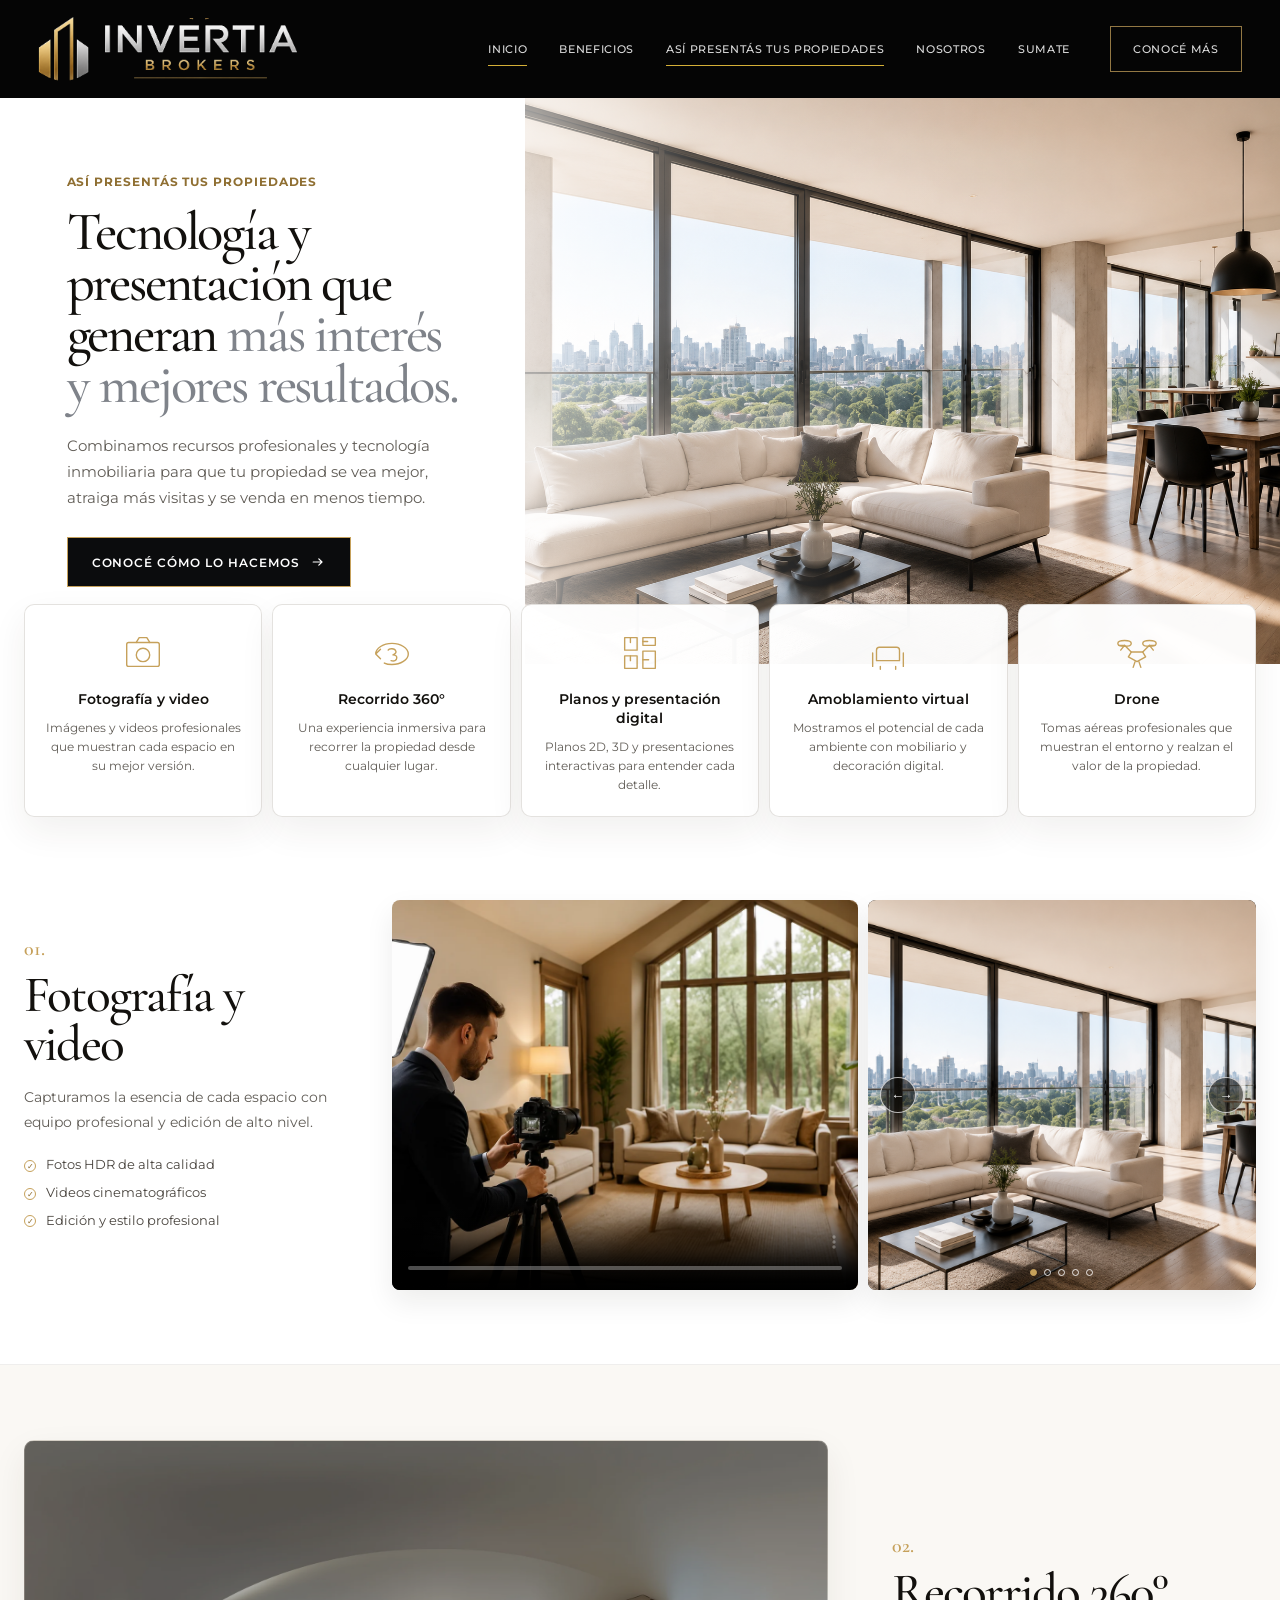
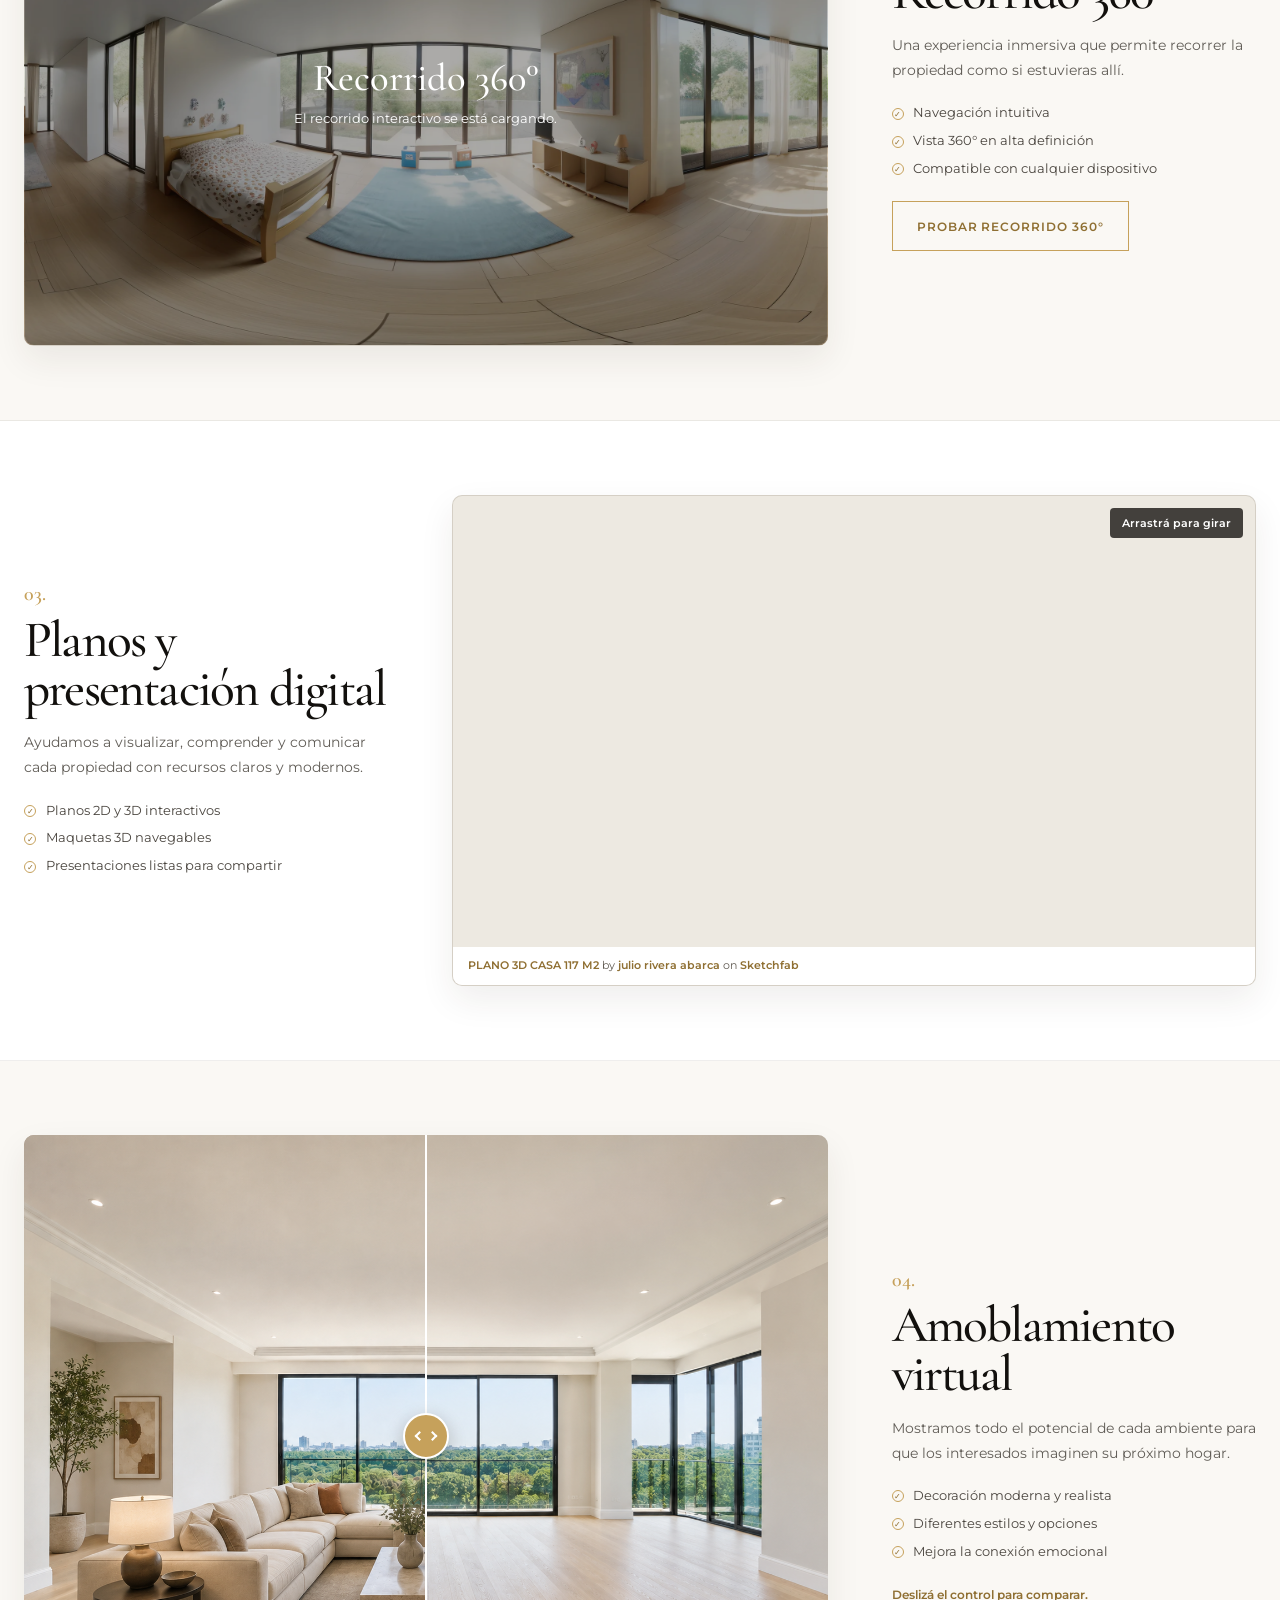
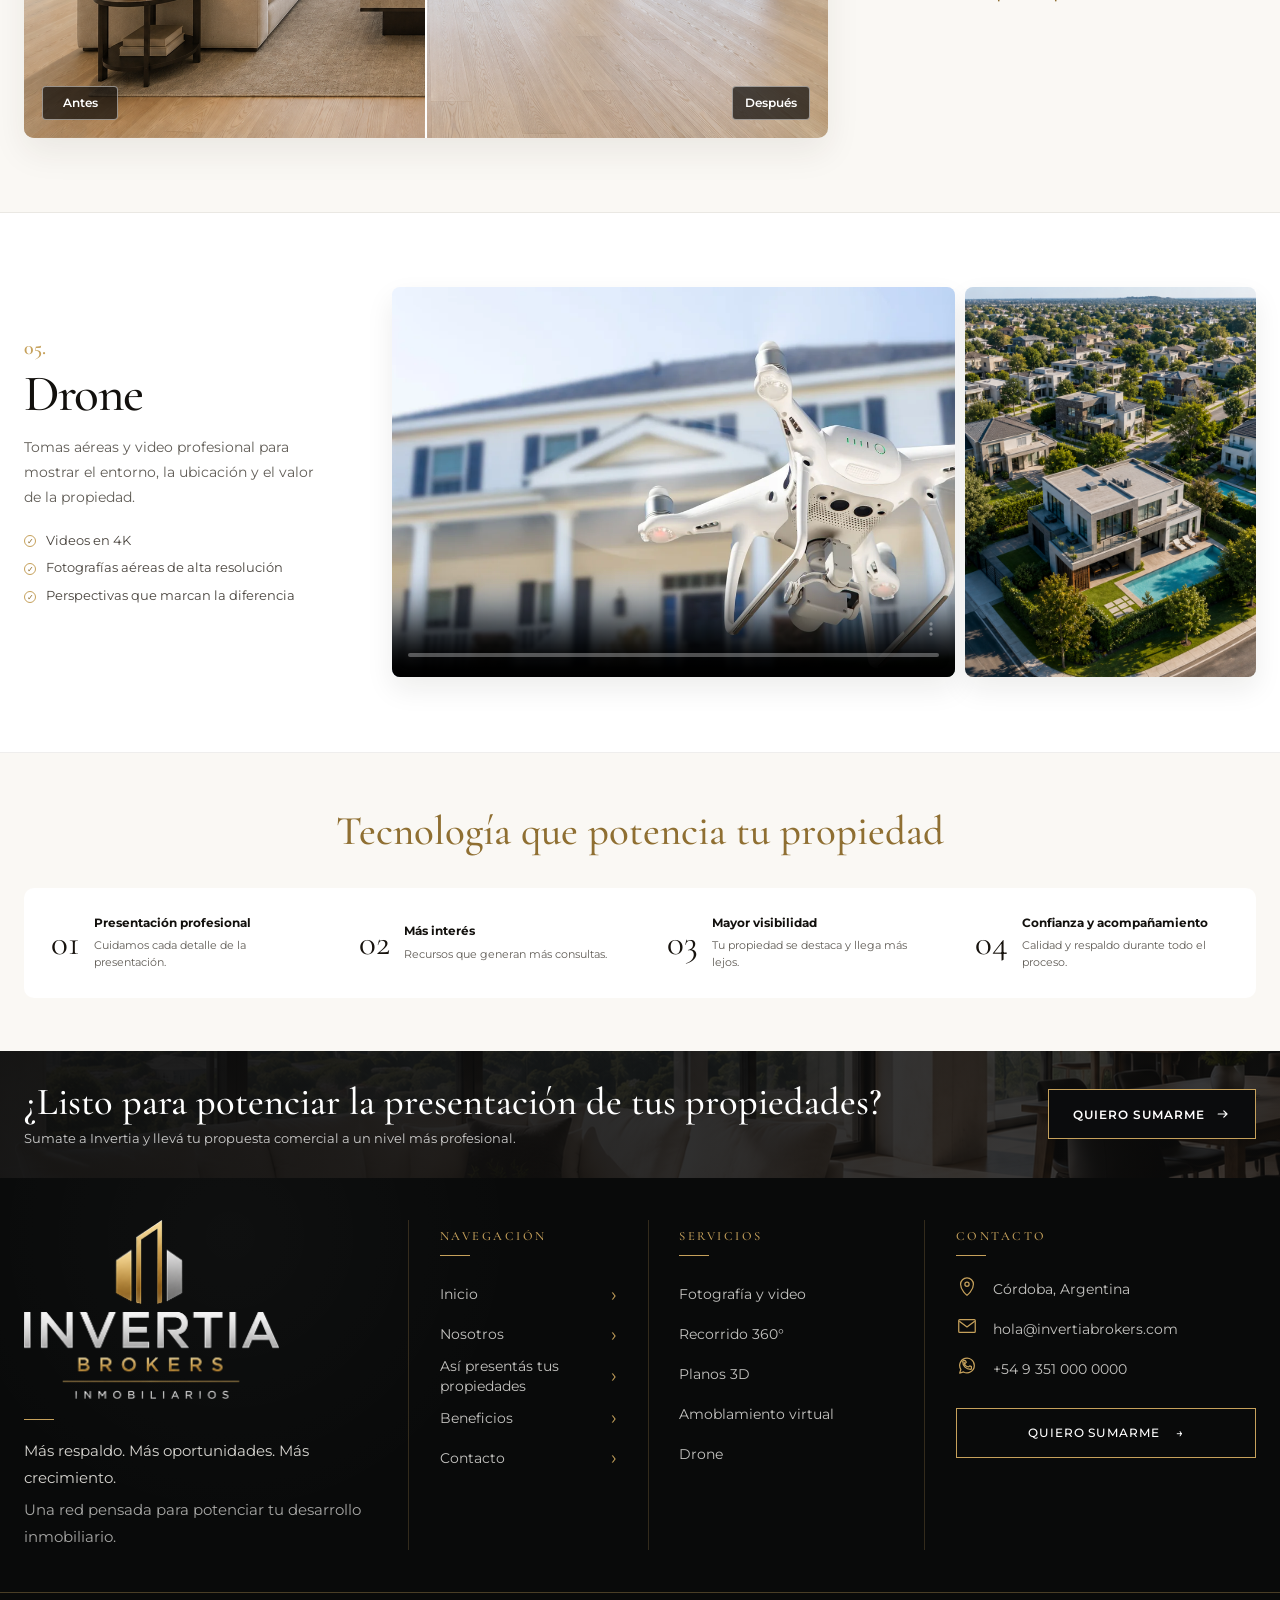
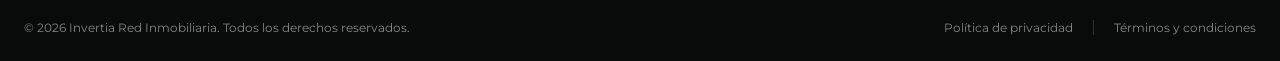
<file: asi-mostramos-tu-propiedad.html>
<!doctype html>
<html lang="es">
  <head>
    <meta charset="UTF-8" />
    <meta name="viewport" content="width=device-width, initial-scale=1.0" />
    <meta
      name="description"
      content="Conocé cómo Invertia presenta cada propiedad con fotografía profesional, recorridos 360°, planos 3D, amoblamiento virtual y drone."
    />
    <title>As&iacute; present&aacute;s tus propiedades | Invertia Brokers Inmobiliarios</title>
    <link rel="icon" type="image/png" sizes="32x32" href="assets/favicon/favicon-32.png" />
    <link rel="icon" type="image/png" sizes="192x192" href="assets/favicon/favicon-192.png" />
    <link rel="apple-touch-icon" href="assets/favicon/apple-touch-icon.png" />
    <link rel="preconnect" href="https://fonts.googleapis.com" />
    <link rel="preconnect" href="https://fonts.gstatic.com" crossorigin />
    <link
      href="https://fonts.googleapis.com/css2?family=Cormorant+Garamond:wght@400;500;600&family=Montserrat:wght@400;500;600;700&display=swap"
      rel="stylesheet"
    />
    <link rel="stylesheet" href="styles.css?v=4" />
    <link rel="stylesheet" href="mostrar-propiedad.css?v=1" />
  </head>
  <body class="showcase-page">
    <header class="site-header">
      <div class="nav-shell">
        <a class="brand" href="index.html#inicio" aria-label="Ir al inicio">
          <span class="brand-horizontal" role="img" aria-label="Invertia Brokers Inmobiliarios">
            <span class="brand-horizontal-symbol" aria-hidden="true">
              <img src="assets/logo-dark.png?v=2" alt="" />
            </span>
            <span class="brand-horizontal-wordmark" aria-hidden="true">
              <img src="assets/logo-dark.png?v=2" alt="" />
            </span>
          </span>
        </a>

        <button
          class="menu-toggle"
          type="button"
          aria-expanded="false"
          aria-controls="primary-nav"
          aria-label="Abrir menú"
        >
          <span></span>
          <span></span>
        </button>

        <nav class="nav" id="primary-nav">
          <a href="index.html#inicio">Inicio</a>
          <a href="beneficios.html">Beneficios</a>
          <a class="is-active" href="asi-mostramos-tu-propiedad.html" aria-current="page">As&iacute; present&aacute;s tus propiedades</a>
          <a href="nosotros.html">Nosotros</a>
          <a href="sumate.html#sumate-form">Sumate</a>
          <a class="button button-primary nav-cta" href="beneficios.html">CONOC&Eacute; M&Aacute;S</a>
        </nav>
      </div>
    </header>

    <main>
      <section class="showcase-hero" aria-labelledby="showcase-title">
        <div class="showcase-hero-copy">
          <div class="showcase-hero-copy-inner">
            <span class="showcase-eyebrow">As&iacute; present&aacute;s tus propiedades</span>
            <h1 id="showcase-title">
              Tecnología y presentación que generan
              <span>más interés y mejores resultados.</span>
            </h1>
            <p>
              Combinamos recursos profesionales y tecnología inmobiliaria para que tu
              propiedad se vea mejor, atraiga más visitas y se venda en menos tiempo.
            </p>
            <a class="showcase-button showcase-button-filled" href="#servicios">
              Conocé cómo lo hacemos
              <svg viewBox="0 0 20 20" aria-hidden="true"><path d="M4 10h11M11 6l4 4-4 4" /></svg>
            </a>
          </div>
        </div>
        <div class="showcase-hero-media">
          <img
            src="assets/sections/invertia-hero-interior.png"
            alt="Living luminoso presentado profesionalmente"
          />
        </div>
      </section>

      <nav class="service-cards container" id="servicios" aria-label="Servicios de presentación inmobiliaria">
        <a class="service-card" href="#fotografia-video">
          <svg viewBox="0 0 48 48" aria-hidden="true"><rect x="7" y="13" width="34" height="25" rx="2"/><path d="M17 13l3-5h8l3 5M24 19a7 7 0 1 1 0 14 7 7 0 0 1 0-14Z"/></svg>
          <strong>Fotografía y video</strong>
          <span>Imágenes y videos profesionales que muestran cada espacio en su mejor versión.</span>
        </a>
        <a class="service-card" href="#recorrido-360">
          <svg viewBox="0 0 48 48" aria-hidden="true"><path d="M7 25c0-6 8-11 17-11s17 5 17 11-8 11-17 11c-3 0-6-.5-8-1.5M7 25l5-5M7 25l5 5"/><path d="M20 21c1-2 7-2 8 1 1 2-1 3-3 4 2 0 4 1 4 3 0 3-3 4-6 3"/></svg>
          <strong>Recorrido 360°</strong>
          <span>Una experiencia inmersiva para recorrer la propiedad desde cualquier lugar.</span>
        </a>
        <a class="service-card" href="#planos-digitales">
          <svg viewBox="0 0 48 48" aria-hidden="true"><path d="M8 8h13v13H8zM27 8h13v8H27zM27 22h13v18H27zM8 27h13v13H8z"/><path d="M14 8v5M27 12h5M27 31h6M14 27v5"/></svg>
          <strong>Planos y presentación digital</strong>
          <span>Planos 2D, 3D y presentaciones interactivas para entender cada detalle.</span>
        </a>
        <a class="service-card" href="#amoblamiento-virtual">
          <svg viewBox="0 0 48 48" aria-hidden="true"><path d="M8 24v14M40 24v14M12 32h24M12 22v10M36 22v10M15 18h18a3 3 0 0 1 3 3v11H12V21a3 3 0 0 1 3-3Z"/><path d="M16 38v3M32 38v3"/></svg>
          <strong>Amoblamiento virtual</strong>
          <span>Mostramos el potencial de cada ambiente con mobiliario y decoración digital.</span>
        </a>
        <a class="service-card" href="#drone">
          <svg viewBox="0 0 48 48" aria-hidden="true"><path d="M18 23h12l3 5-9 5-9-5 3-5Z"/><path d="M18 23l-7-7M30 23l7-7M11 16H5M43 16h-6M11 16l-4 5M37 16l4 5M22 33l-2 6M26 33l2 6"/><ellipse cx="11" cy="14" rx="7" ry="3"/><ellipse cx="37" cy="14" rx="7" ry="3"/></svg>
          <strong>Drone</strong>
          <span>Tomas aéreas profesionales que muestran el entorno y realzan el valor de la propiedad.</span>
        </a>
      </nav>

      <section class="showcase-section" id="fotografia-video" aria-labelledby="photo-title">
        <div class="container showcase-row showcase-row-photo">
          <div class="showcase-copy">
            <span class="showcase-number">01.</span>
            <h2 id="photo-title">Fotografía y video</h2>
            <p>Capturamos la esencia de cada espacio con equipo profesional y edición de alto nivel.</p>
            <ul class="showcase-list">
              <li>Fotos HDR de alta calidad</li>
              <li>Videos cinematográficos</li>
              <li>Edición y estilo profesional</li>
            </ul>
          </div>
          <div class="photo-media-grid">
            <video
              class="media-video photo-main-video"
              controls
              preload="none"
              poster="assets/sections/visual-media-photo-video-approved.webp"
              aria-label="Reproductor preparado para el video profesional de la propiedad"
            >
              Tu navegador no admite video HTML5.
            </video>
            <div class="photo-gallery" data-photo-gallery aria-label="Galería de fotografía inmobiliaria">
              <div class="photo-gallery-viewport">
                <figure class="photo-gallery-slide" data-gallery-slide>
                  <img src="assets/sections/invertia-hero-interior.png" alt="Living fotografiado con luz natural" loading="lazy" />
                </figure>
                <figure class="photo-gallery-slide" data-gallery-slide hidden>
                  <img src="assets/sections/visual-media-360.png" alt="Dormitorio luminoso preparado para publicación" loading="lazy" />
                </figure>
                <figure class="photo-gallery-slide" data-gallery-slide hidden>
                  <img src="assets/sections/visual-media-virtual-staging.png" alt="Ambiente residencial presentado profesionalmente" loading="lazy" />
                </figure>
                <figure class="photo-gallery-slide" data-gallery-slide hidden>
                  <img src="assets/sections/invertia-property-editorial.png" alt="Fachada residencial contemporánea" loading="lazy" />
                </figure>
                <figure class="photo-gallery-slide" data-gallery-slide hidden>
                  <img src="assets/sections/visual-media-drone-approved.webp" alt="Vista aérea profesional de una propiedad" loading="lazy" />
                </figure>
              </div>
              <button class="photo-gallery-control photo-gallery-prev" type="button" data-gallery-prev aria-label="Imagen anterior">←</button>
              <button class="photo-gallery-control photo-gallery-next" type="button" data-gallery-next aria-label="Imagen siguiente">→</button>
              <div class="photo-gallery-dots" role="tablist" aria-label="Seleccionar imagen">
                <button class="photo-gallery-dot" type="button" data-gallery-dot aria-label="Ver imagen 1" aria-current="true"></button>
                <button class="photo-gallery-dot" type="button" data-gallery-dot aria-label="Ver imagen 2"></button>
                <button class="photo-gallery-dot" type="button" data-gallery-dot aria-label="Ver imagen 3"></button>
                <button class="photo-gallery-dot" type="button" data-gallery-dot aria-label="Ver imagen 4"></button>
                <button class="photo-gallery-dot" type="button" data-gallery-dot aria-label="Ver imagen 5"></button>
              </div>
            </div>
          </div>
        </div>
      </section>

      <section class="showcase-section showcase-section-tinted" id="recorrido-360" aria-labelledby="tour-title">
        <div class="container showcase-row showcase-row-reverse">
          <div class="cloudpano-card" data-cloudpano>
            <div id="IFPUdh60u" class="cloudpano-embed" aria-label="Recorrido virtual 360 grados">
              <iframe
                title="Recorrido virtual 360 grados"
                frameborder="0"
                allow="vr; accelerometer; gyroscope; fullscreen"
                allowfullscreen
                loading="eager"
                src="https://app.cloudpano.com/tours/IFPUdh60u"
              ></iframe>
            </div>
            <div class="embed-loading" data-cloudpano-status>
              <strong>Recorrido 360°</strong>
              <span>El recorrido interactivo se está cargando.</span>
            </div>
            <noscript>
              <p class="embed-fallback">Activá JavaScript para ver el recorrido 360°.</p>
            </noscript>
          </div>
          <div class="showcase-copy">
            <span class="showcase-number">02.</span>
            <h2 id="tour-title">Recorrido 360°</h2>
            <p>Una experiencia inmersiva que permite recorrer la propiedad como si estuvieras allí.</p>
            <ul class="showcase-list">
              <li>Navegación intuitiva</li>
              <li>Vista 360° en alta definición</li>
              <li>Compatible con cualquier dispositivo</li>
            </ul>
            <a class="showcase-button" href="#IFPUdh60u">Probar recorrido 360°</a>
          </div>
        </div>
      </section>

      <section class="showcase-section" id="planos-digitales" aria-labelledby="plans-title">
        <div class="container showcase-row">
          <div class="showcase-copy">
            <span class="showcase-number">03.</span>
            <h2 id="plans-title">Planos y presentación digital</h2>
            <p>Ayudamos a visualizar, comprender y comunicar cada propiedad con recursos claros y modernos.</p>
            <ul class="showcase-list">
              <li>Planos 2D y 3D interactivos</li>
              <li>Maquetas 3D navegables</li>
              <li>Presentaciones listas para compartir</li>
            </ul>
          </div>
          <div class="sketchfab-card" id="plano-3d">
            <span class="media-instruction">Arrastrá para girar</span>
            <div class="sketchfab-embed-wrapper">
              <iframe
                title="PLANO 3D CASA 117 M2"
                frameborder="0"
                allowfullscreen
                mozallowfullscreen="true"
                webkitallowfullscreen="true"
                allow="autoplay; fullscreen; xr-spatial-tracking"
                xr-spatial-tracking
                execution-while-out-of-viewport
                execution-while-not-rendered
                web-share
                loading="lazy"
                src="https://sketchfab.com/models/ee57ab41abd74a05b44eb73acf3abbdf/embed"
              ></iframe>
              <p class="sketchfab-attribution">
                <a href="https://sketchfab.com/3d-models/plano-3d-casa-117-m2-ee57ab41abd74a05b44eb73acf3abbdf?utm_medium=embed&amp;utm_campaign=share-popup&amp;utm_content=ee57ab41abd74a05b44eb73acf3abbdf" target="_blank" rel="nofollow noopener noreferrer">PLANO 3D CASA 117 M2</a>
                by
                <a href="https://sketchfab.com/julioriveraabarca?utm_medium=embed&amp;utm_campaign=share-popup&amp;utm_content=ee57ab41abd74a05b44eb73acf3abbdf" target="_blank" rel="nofollow noopener noreferrer">julio rivera abarca</a>
                on
                <a href="https://sketchfab.com?utm_medium=embed&amp;utm_campaign=share-popup&amp;utm_content=ee57ab41abd74a05b44eb73acf3abbdf" target="_blank" rel="nofollow noopener noreferrer">Sketchfab</a>
              </p>
            </div>
          </div>
        </div>
      </section>

      <section class="showcase-section showcase-section-tinted" id="amoblamiento-virtual" aria-labelledby="staging-title">
        <div class="container showcase-row showcase-row-reverse">
          <div class="comparison" data-comparison style="--position: 50%">
            <img class="comparison-before" src="assets/sections/virtual-staging-before.png" alt="Ambiente vacío antes del amoblamiento virtual" loading="lazy" />
            <div class="comparison-after-wrap" aria-hidden="true">
              <img class="comparison-after" src="assets/sections/virtual-staging-after.png" alt="" />
            </div>
            <span class="comparison-label comparison-label-before">Antes</span>
            <span class="comparison-label comparison-label-after">Después</span>
            <span class="comparison-divider" aria-hidden="true"><span></span></span>
            <label class="sr-only" for="staging-comparison">Comparar antes y después</label>
            <input id="staging-comparison" type="range" min="0" max="100" value="50" aria-valuetext="50% después" />
          </div>
          <div class="showcase-copy">
            <span class="showcase-number">04.</span>
            <h2 id="staging-title">Amoblamiento virtual</h2>
            <p>Mostramos todo el potencial de cada ambiente para que los interesados imaginen su próximo hogar.</p>
            <ul class="showcase-list">
              <li>Decoración moderna y realista</li>
              <li>Diferentes estilos y opciones</li>
              <li>Mejora la conexión emocional</li>
            </ul>
            <p class="comparison-hint">Deslizá el control para comparar.</p>
          </div>
        </div>
      </section>

      <section class="showcase-section" id="drone" aria-labelledby="drone-title">
        <div class="container showcase-row showcase-row-photo">
          <div class="showcase-copy">
            <span class="showcase-number">05.</span>
            <h2 id="drone-title">Drone</h2>
            <p>Tomas aéreas y video profesional para mostrar el entorno, la ubicación y el valor de la propiedad.</p>
            <ul class="showcase-list">
              <li>Videos en 4K</li>
              <li>Fotografías aéreas de alta resolución</li>
              <li>Perspectivas que marcan la diferencia</li>
            </ul>
          </div>
          <div class="drone-media-grid">
            <video
              class="media-video drone-main-video"
              controls
              preload="none"
              poster="assets/sections/visual-media-drone-approved.webp"
              aria-label="Reproductor preparado para el video aéreo de la propiedad"
            >
              Tu navegador no admite video HTML5.
            </video>
            <img src="assets/sections/visual-media-drone.png" alt="Vista aérea complementaria de una propiedad" loading="lazy" />
          </div>
        </div>
      </section>

      <section class="showcase-benefits" aria-labelledby="benefits-strip-title">
        <div class="container">
          <h2 id="benefits-strip-title">Tecnología que potencia tu propiedad</h2>
          <div class="showcase-benefits-grid">
            <article><span>01</span><div><strong>Presentación profesional</strong><p>Cuidamos cada detalle de la presentación.</p></div></article>
            <article><span>02</span><div><strong>Más interés</strong><p>Recursos que generan más consultas.</p></div></article>
            <article><span>03</span><div><strong>Mayor visibilidad</strong><p>Tu propiedad se destaca y llega más lejos.</p></div></article>
            <article><span>04</span><div><strong>Confianza y acompañamiento</strong><p>Calidad y respaldo durante todo el proceso.</p></div></article>
          </div>
        </div>
      </section>

      <section class="showcase-final-cta">
        <div class="container showcase-final-cta-inner">
          <div>
            <h2>¿Listo para potenciar la presentación de tus propiedades?</h2>
            <p>Sumate a Invertia y llevá tu propuesta comercial a un nivel más profesional.</p>
          </div>
          <a class="showcase-button showcase-button-filled" href="sumate.html#sumate-form">
            Quiero sumarme
            <svg viewBox="0 0 20 20" aria-hidden="true"><path d="M4 10h11M11 6l4 4-4 4" /></svg>
          </a>
        </div>
      </section>
    </main>

    <footer class="site-footer" id="contacto">
      <div class="container footer-main-grid">
        <div class="footer-brand">
          <img src="assets/logo-dark.png?v=2" alt="Invertia Brokers Inmobiliarios" />
          <span class="footer-accent-line" aria-hidden="true"></span>
          <p class="footer-brand-lead">Más respaldo. Más oportunidades. Más crecimiento.</p>
          <p>Una red pensada para potenciar tu desarrollo inmobiliario.</p>
        </div>
        <nav class="footer-column footer-navigation" aria-labelledby="showcase-footer-navigation">
          <h3 id="showcase-footer-navigation">Navegación</h3>
          <ul>
            <li><a href="index.html#inicio">Inicio</a></li>
            <li><a href="nosotros.html">Nosotros</a></li>
            <li><a href="asi-mostramos-tu-propiedad.html" aria-current="page">As&iacute; present&aacute;s tus propiedades</a></li>
            <li><a href="beneficios.html">Beneficios</a></li>
            <li><a href="sumate.html#sumate-form">Contacto</a></li>
          </ul>
        </nav>
        <section class="footer-column footer-resources" aria-labelledby="showcase-footer-services">
          <h3 id="showcase-footer-services">Servicios</h3>
          <ul>
            <li><span>Fotografía y video</span></li>
            <li><span>Recorrido 360°</span></li>
            <li><span>Planos 3D</span></li>
            <li><span>Amoblamiento virtual</span></li>
            <li><span>Drone</span></li>
          </ul>
        </section>
        <section class="footer-column footer-contact" aria-labelledby="showcase-footer-contact">
          <h3 id="showcase-footer-contact">Contacto</h3>
          <ul>
            <li>
              <span class="footer-contact-icon" aria-hidden="true"><svg viewBox="0 0 24 24" focusable="false"><path d="M12 21s7-5.1 7-12a7 7 0 1 0-14 0c0 6.9 7 12 7 12Z"></path><circle cx="12" cy="9" r="2.3"></circle></svg></span>
              <span>Córdoba, Argentina</span>
            </li>
            <li>
              <span class="footer-contact-icon" aria-hidden="true"><svg viewBox="0 0 24 24" focusable="false"><rect x="3" y="5" width="18" height="14" rx="1"></rect><path d="m4 7 8 6 8-6"></path></svg></span>
              <a href="mailto:hola@invertiabrokers.com">hola@invertiabrokers.com</a>
            </li>
            <li>
              <span class="footer-contact-icon" aria-hidden="true"><svg viewBox="0 0 24 24" focusable="false"><path d="M20 11.5a8 8 0 0 1-11.8 7L4 19.8l1.3-4A8 8 0 1 1 20 11.5Z"></path><path d="M9 8.2c.3 2.6 2.2 4.5 4.8 4.8l1.2-1.2 1.8.9v2c0 .6-.5 1-1 1A8.5 8.5 0 0 1 7.3 7.2c0-.6.4-1 1-1h2l.9 1.8L10 9.2"></path></svg></span>
              <span>+54 9 351 000 0000</span>
            </li>
          </ul>
          <a class="footer-contact-cta" href="sumate.html#sumate-form">Quiero sumarme <span aria-hidden="true">→</span></a>
        </section>
      </div>
      <div class="footer-legal">
        <div class="container footer-legal-inner">
          <p>&copy; 2026 Invertia Red Inmobiliaria. Todos los derechos reservados.</p>
          <div aria-label="Información legal"><span>Política de privacidad</span><span>Términos y condiciones</span></div>
        </div>
      </div>
    </footer>

    <script src="script.js?v=2"></script>
    <script src="mostrar-propiedad.js?v=1"></script>
  </body>
</html>
</file>
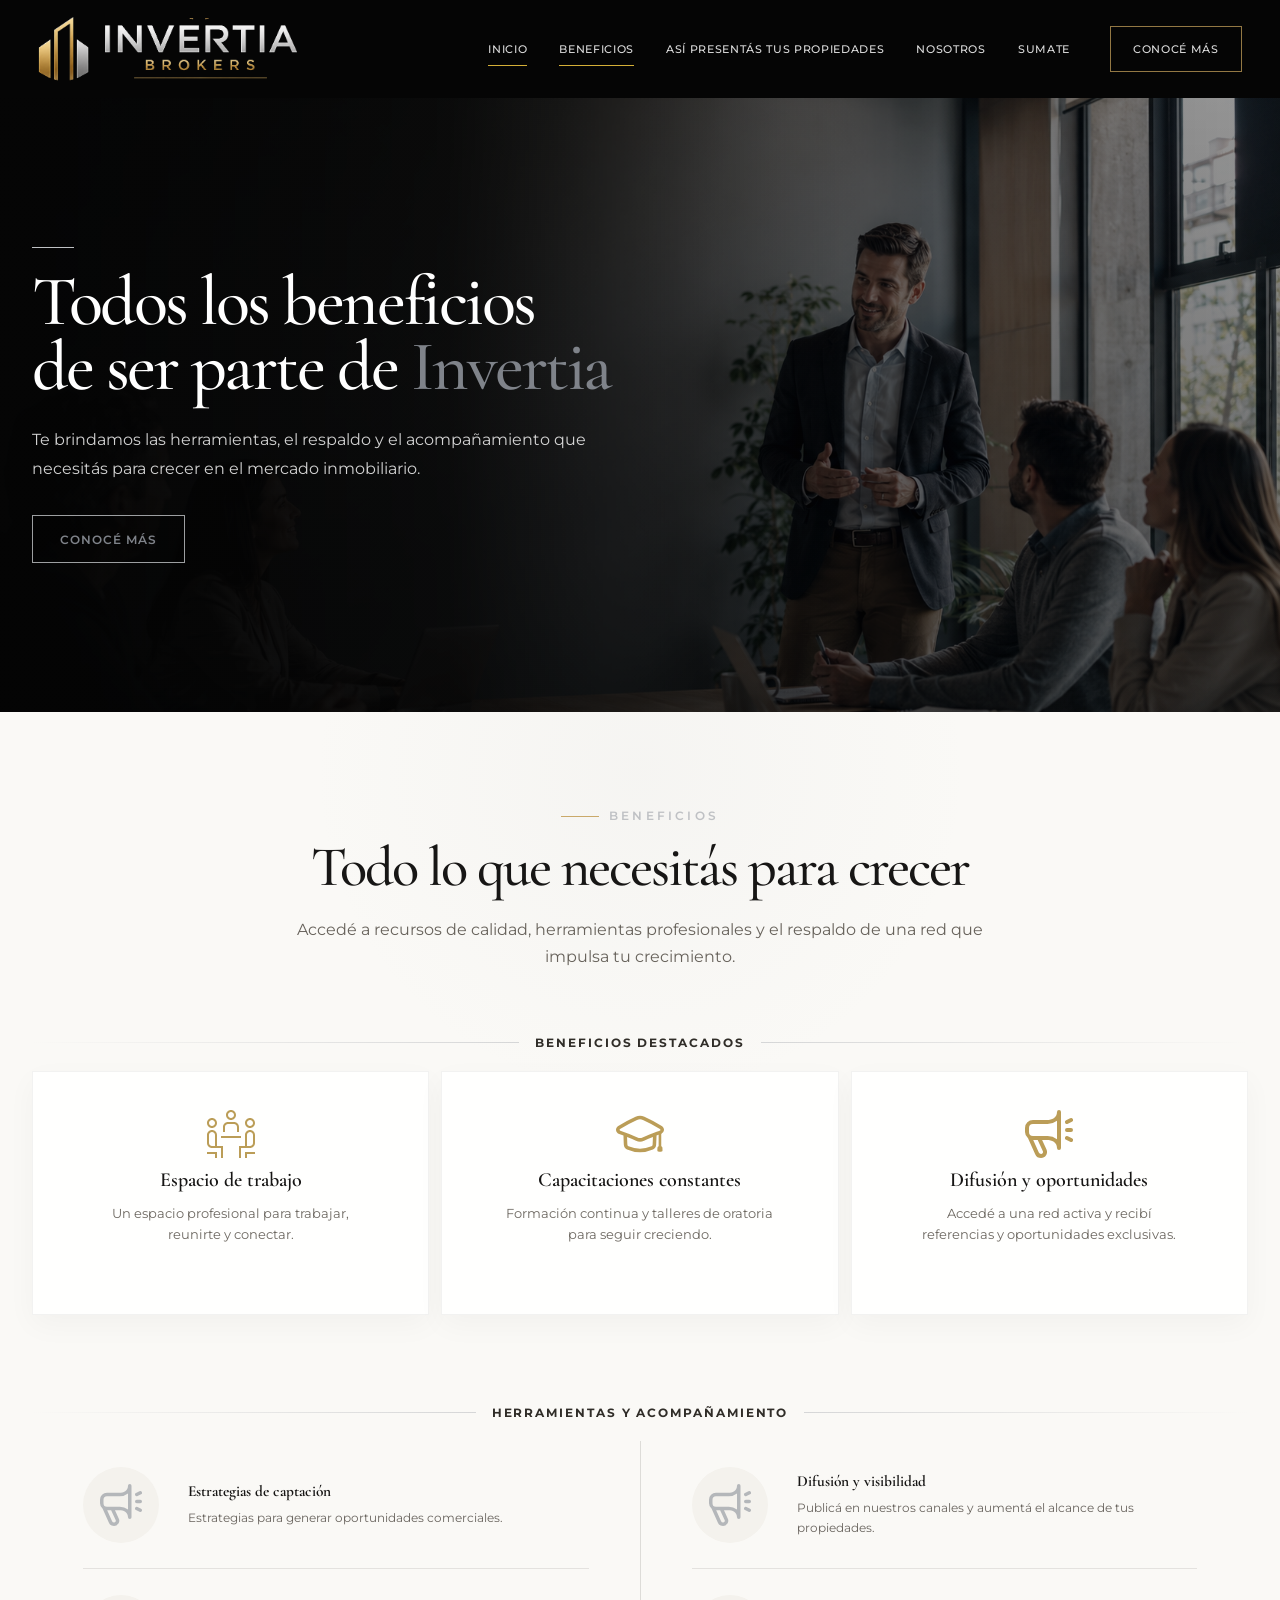
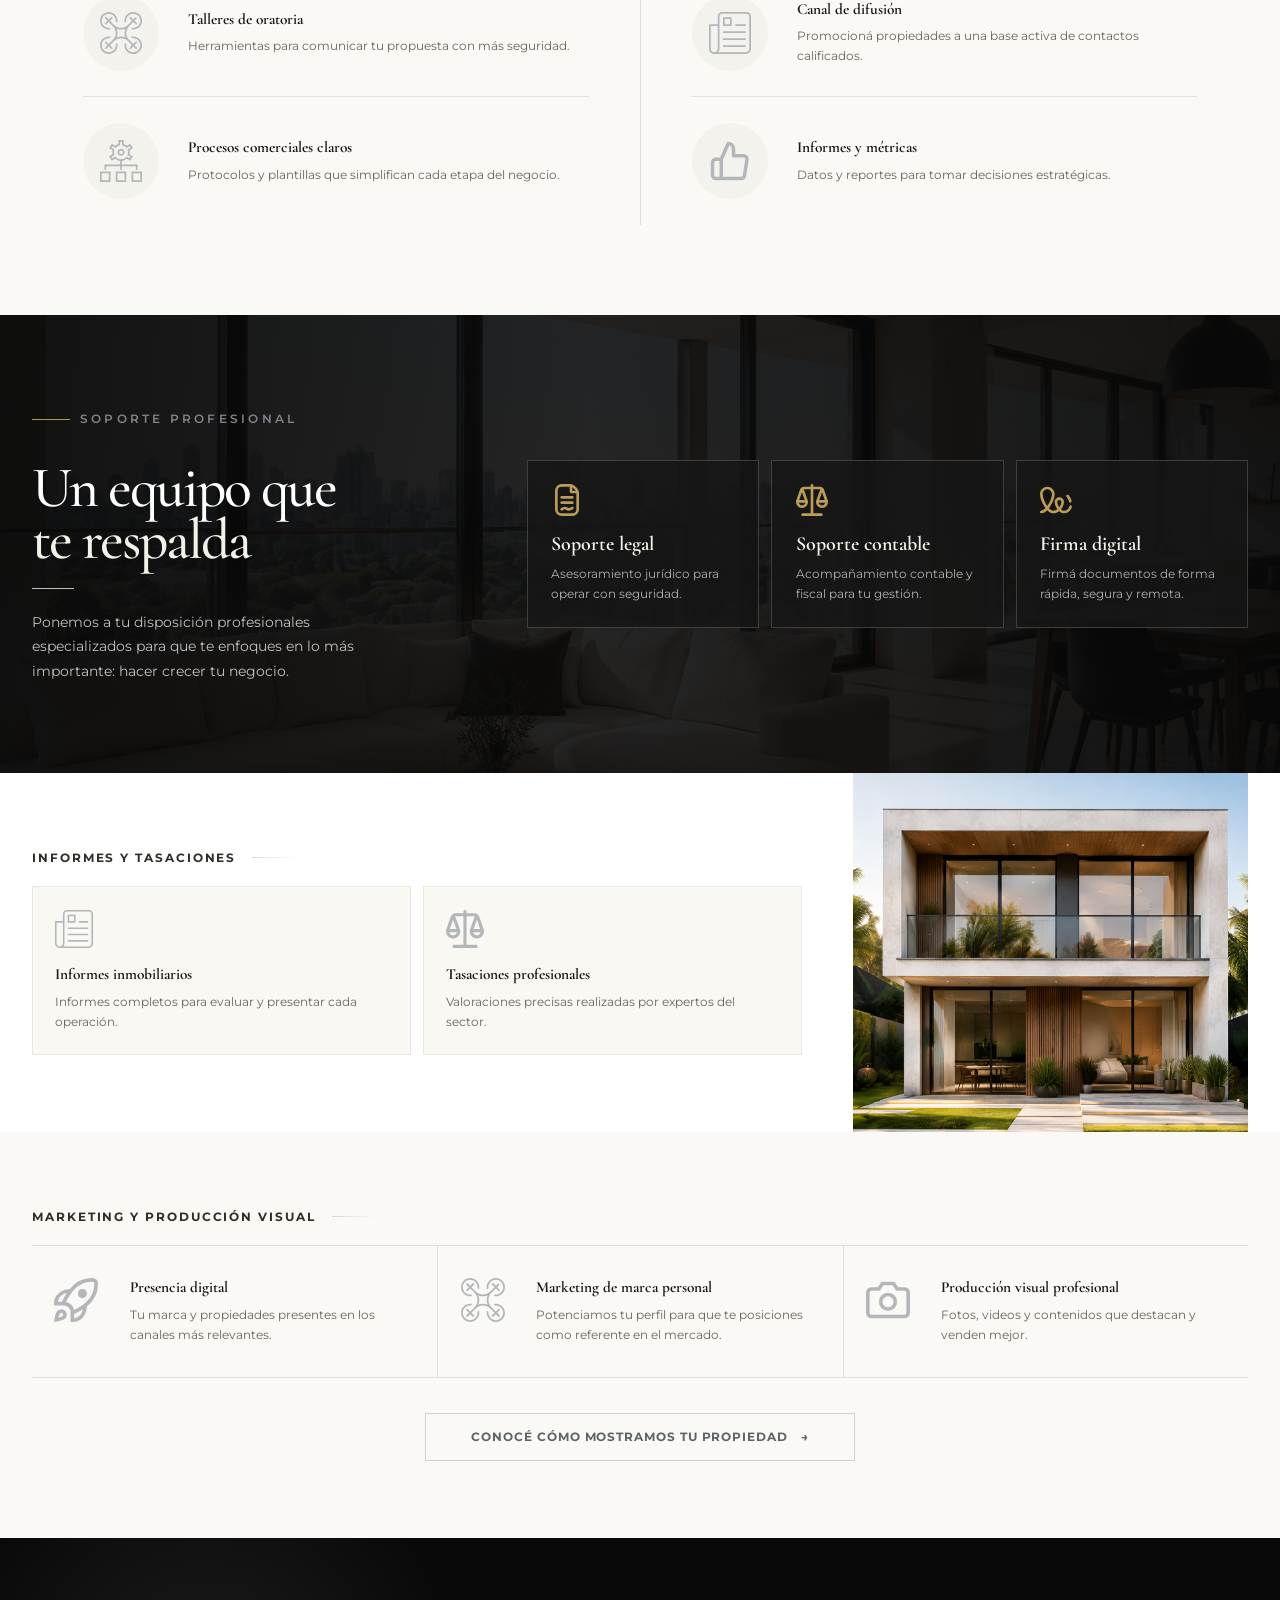
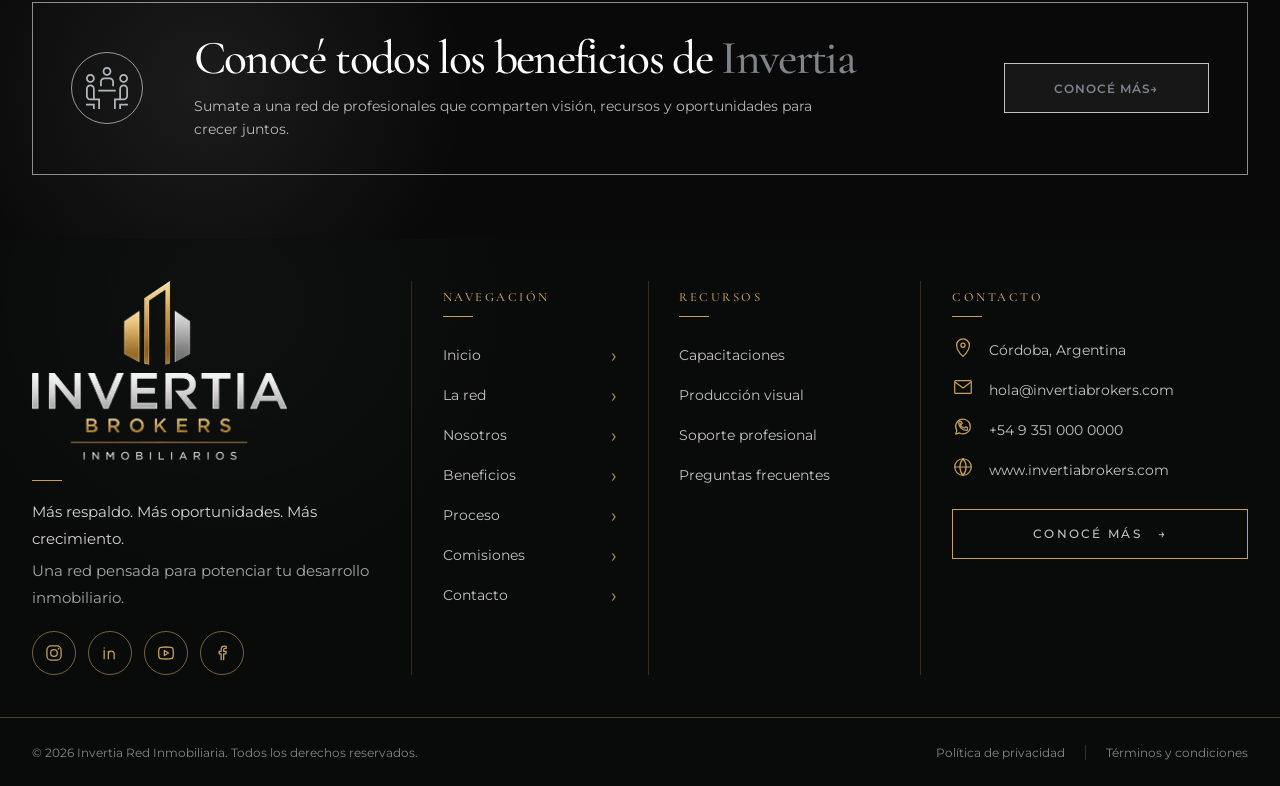
<file: beneficios.html>
<!doctype html>
<html lang="es">
  <head>
    <meta charset="UTF-8" />
    <meta name="viewport" content="width=device-width, initial-scale=1.0" />
    <meta
      name="description"
      content="Conoc&eacute; todos los beneficios de ser parte de Invertia: espacios de trabajo, capacitaciones, captaci&oacute;n, publicaci&oacute;n, soporte profesional, marketing y herramientas para crecer en el mercado inmobiliario."
    />
    <title>Beneficios | Invertia Brokers Inmobiliarios</title>
    <link rel="icon" type="image/png" sizes="32x32" href="assets/favicon/favicon-32.png" />
    <link rel="icon" type="image/png" sizes="192x192" href="assets/favicon/favicon-192.png" />
    <link rel="apple-touch-icon" href="assets/favicon/apple-touch-icon.png" />
    <link rel="preconnect" href="https://fonts.googleapis.com" />
    <link rel="preconnect" href="https://fonts.gstatic.com" crossorigin />
    <link
      href="https://fonts.googleapis.com/css2?family=Cormorant+Garamond:wght@400;500;600&family=Montserrat:wght@400;500;600;700&display=swap"
      rel="stylesheet"
    />
    <link rel="stylesheet" href="styles.css?v=4" />
    <link rel="stylesheet" href="beneficios.css?v=2" />
  </head>
  <body class="benefits-page">
    <header class="site-header">
      <div class="nav-shell">
        <a class="brand" href="index.html#inicio" aria-label="Ir al inicio">
          <span class="brand-horizontal" role="img" aria-label="Invertia Brokers Inmobiliarios">
            <span class="brand-horizontal-symbol" aria-hidden="true">
              <img src="assets/logo-dark.png?v=2" alt="" />
            </span>
            <span class="brand-horizontal-wordmark" aria-hidden="true">
              <img src="assets/logo-dark.png?v=2" alt="" />
            </span>
          </span>
        </a>

        <button class="menu-toggle" type="button" aria-expanded="false" aria-controls="primary-nav" aria-label="Abrir menu">
          <span></span><span></span>
        </button>

        <nav class="nav" id="primary-nav">
          <a href="index.html#inicio">Inicio</a>
          <a class="is-active" href="beneficios.html" aria-current="page">Beneficios</a>
          <a href="asi-mostramos-tu-propiedad.html">As&iacute; present&aacute;s tus propiedades</a>
          <a href="nosotros.html">Nosotros</a>
          <a href="sumate.html#sumate-form">Sumate</a>
          <a class="button button-primary nav-cta" href="beneficios.html">CONOC&Eacute; M&Aacute;S</a>
        </nav>
      </div>
    </header>

    <main>
      <section class="benefits-hero" aria-labelledby="benefits-hero-title">
        <img class="benefits-hero-image" src="assets/sections/hero-meeting.png" alt="Profesionales inmobiliarios reunidos alrededor de una mesa de trabajo" />
        <div class="benefits-hero-overlay" aria-hidden="true"></div>
        <div class="container benefits-hero-content reveal">
          <span class="benefits-hero-line" aria-hidden="true"></span>
          <h1 id="benefits-hero-title">Todos los beneficios<br />de ser parte de <span>Invertia</span></h1>
          <p>Te brindamos las herramientas, el respaldo y el acompa&ntilde;amiento que necesit&aacute;s para crecer en el mercado inmobiliario.</p>
          <a class="button benefits-hero-cta" href="sumate.html#sumate-form">CONOC&Eacute; M&Aacute;S</a>
        </div>
      </section>

      <section class="benefits-intro" id="beneficios" aria-labelledby="benefits-title">
        <div class="container">
          <header class="benefits-section-heading reveal">
            <span class="eyebrow">Beneficios</span>
            <h2 id="benefits-title">Todo lo que necesit&aacute;s para crecer</h2>
            <p>Acced&eacute; a recursos de calidad, herramientas profesionales y el respaldo de una red que impulsa tu crecimiento.</p>
          </header>

          <div class="benefits-feature-heading"><span></span><h3>Beneficios destacados</h3><span></span></div>
          <div class="benefits-feature-grid">
            <article class="benefits-feature-card reveal">
              <img src="assets/icons/coworking.svg" alt="" aria-hidden="true" />
              <h3>Espacio de trabajo</h3>
              <p>Un espacio profesional para trabajar, reunirte y conectar.</p>
            </article>
            <article class="benefits-feature-card reveal reveal-delay">
              <img src="assets/icons/graduation-cap.svg" alt="" aria-hidden="true" />
              <h3>Capacitaciones constantes</h3>
              <p>Formaci&oacute;n continua y talleres de oratoria para seguir creciendo.</p>
            </article>
            <article class="benefits-feature-card reveal">
              <img src="assets/icons/megaphone.svg" alt="" aria-hidden="true" />
              <h3>Difusi&oacute;n y oportunidades</h3>
              <p>Acced&eacute; a una red activa y recib&iacute; referencias y oportunidades exclusivas.</p>
            </article>
          </div>

          <section class="benefits-editorial" aria-labelledby="benefits-editorial-title">
            <div class="benefits-feature-heading"><span></span><h3 id="benefits-editorial-title">Herramientas y acompa&ntilde;amiento</h3><span></span></div>
            <div class="benefits-editorial-grid">
              <div class="benefits-editorial-column">
                <article class="benefits-editorial-item reveal"><span class="benefits-icon-orb"><img src="assets/icons/megaphone.svg" alt="" aria-hidden="true" /></span><div><h3>Estrategias de captaci&oacute;n</h3><p>Estrategias para generar oportunidades comerciales.</p></div></article>
                <article class="benefits-editorial-item reveal"><span class="benefits-icon-orb"><img src="assets/icons/buzz.svg" alt="" aria-hidden="true" /></span><div><h3>Talleres de oratoria</h3><p>Herramientas para comunicar tu propuesta con m&aacute;s seguridad.</p></div></article>
                <article class="benefits-editorial-item reveal"><span class="benefits-icon-orb"><img src="assets/icons/workflow.svg" alt="" aria-hidden="true" /></span><div><h3>Procesos comerciales claros</h3><p>Protocolos y plantillas que simplifican cada etapa del negocio.</p></div></article>
              </div>
              <div class="benefits-editorial-column">
                <article class="benefits-editorial-item reveal"><span class="benefits-icon-orb"><img src="assets/icons/megaphone.svg" alt="" aria-hidden="true" /></span><div><h3>Difusi&oacute;n y visibilidad</h3><p>Public&aacute; en nuestros canales y aument&aacute; el alcance de tus propiedades.</p></div></article>
                <article class="benefits-editorial-item reveal"><span class="benefits-icon-orb"><img src="assets/icons/newspaper.svg" alt="" aria-hidden="true" /></span><div><h3>Canal de difusi&oacute;n</h3><p>Promocion&aacute; propiedades a una base activa de contactos calificados.</p></div></article>
                <article class="benefits-editorial-item reveal"><span class="benefits-icon-orb"><img src="assets/icons/thumbs-up.svg" alt="" aria-hidden="true" /></span><div><h3>Informes y m&eacute;tricas</h3><p>Datos y reportes para tomar decisiones estrat&eacute;gicas.</p></div></article>
              </div>
            </div>
          </section>
        </div>
      </section>

      <section class="benefits-support" aria-labelledby="benefits-support-title">
        <div class="container benefits-support-layout">
          <div class="benefits-support-intro reveal">
            <span class="eyebrow">Soporte profesional</span>
            <h2 id="benefits-support-title">Un equipo que<br /><span>te respalda</span></h2>
            <span class="benefits-hero-line" aria-hidden="true"></span>
            <p>Ponemos a tu disposici&oacute;n profesionales especializados para que te enfoques en lo m&aacute;s importante: hacer crecer tu negocio.</p>
          </div>
          <div class="benefits-support-grid">
            <article class="benefits-support-card reveal"><img src="assets/icons/signed-document.svg" alt="" aria-hidden="true" /><h3>Soporte legal</h3><p>Asesoramiento jur&iacute;dico para operar con seguridad.</p></article>
            <article class="benefits-support-card reveal reveal-delay"><img src="assets/icons/equalizer.svg" alt="" aria-hidden="true" /><h3>Soporte contable</h3><p>Acompa&ntilde;amiento contable y fiscal para tu gesti&oacute;n.</p></article>
            <article class="benefits-support-card reveal"><img src="assets/icons/signature.svg" alt="" aria-hidden="true" /><h3>Firma digital</h3><p>Firm&aacute; documentos de forma r&aacute;pida, segura y remota.</p></article>
          </div>
        </div>
      </section>

      <section class="benefits-reports" aria-labelledby="benefits-reports-title">
        <div class="container benefits-reports-layout">
          <div class="benefits-reports-copy">
            <div class="benefits-feature-heading benefits-feature-heading-left"><h2 id="benefits-reports-title">Informes y tasaciones</h2><span></span></div>
            <div class="benefits-reports-grid">
              <article class="benefits-report-card reveal"><img src="assets/icons/newspaper.svg" alt="" aria-hidden="true" /><h3>Informes inmobiliarios</h3><p>Informes completos para evaluar y presentar cada operaci&oacute;n.</p></article>
              <article class="benefits-report-card reveal"><img src="assets/icons/equalizer.svg" alt="" aria-hidden="true" /><h3>Tasaciones profesionales</h3><p>Valoraciones precisas realizadas por expertos del sector.</p></article>
            </div>
          </div>
          <img class="benefits-reports-image reveal" src="assets/sections/invertia-property-editorial.png" alt="Material editorial y herramientas para analizar una propiedad" />
        </div>
      </section>

      <section class="benefits-marketing" aria-labelledby="benefits-marketing-title">
        <div class="container">
          <div class="benefits-feature-heading benefits-feature-heading-left"><h2 id="benefits-marketing-title">Marketing y producci&oacute;n visual</h2><span></span></div>
          <div class="benefits-marketing-grid">
            <article class="benefits-marketing-item reveal"><img src="assets/icons/rocket-launch.svg" alt="" aria-hidden="true" /><div><h3>Presencia digital</h3><p>Tu marca y propiedades presentes en los canales m&aacute;s relevantes.</p></div></article>
            <article class="benefits-marketing-item reveal reveal-delay"><img src="assets/icons/buzz.svg" alt="" aria-hidden="true" /><div><h3>Marketing de marca personal</h3><p>Potenciamos tu perfil para que te posiciones como referente en el mercado.</p></div></article>
            <article class="benefits-marketing-item reveal"><img src="assets/icons/camera.svg" alt="" aria-hidden="true" /><div><h3>Producci&oacute;n visual profesional</h3><p>Fotos, videos y contenidos que destacan y venden mejor.</p></div></article>
          </div>
          <a class="benefits-production-cta" href="asi-mostramos-tu-propiedad.html">CONOC&Eacute; C&Oacute;MO MOSTRAMOS TU PROPIEDAD <span aria-hidden="true">&rarr;</span></a>
        </div>
      </section>

      <section class="benefits-final-cta" aria-labelledby="benefits-final-cta-title">
        <div class="container benefits-final-cta-inner reveal">
          <span class="benefits-final-cta-icon" aria-hidden="true"><img src="assets/icons/coworking.svg" alt="" /></span>
          <div><h2 id="benefits-final-cta-title">Conoc&eacute; todos los beneficios de <span>Invertia</span></h2><p>Sumate a una red de profesionales que comparten visi&oacute;n, recursos y oportunidades para crecer juntos.</p></div>
          <a class="button benefits-final-cta-button" href="sumate.html#sumate-form">CONOC&Eacute; M&Aacute;S <span aria-hidden="true">&rarr;</span></a>
        </div>
      </section>
    </main>

    <footer class="site-footer" id="contacto">
      <div class="container footer-main-grid">
        <div class="footer-brand"><img src="assets/logo-dark.png?v=2" alt="Invertia Brokers Inmobiliarios" /><span class="footer-accent-line" aria-hidden="true"></span><p class="footer-brand-lead">M&aacute;s respaldo. M&aacute;s oportunidades. M&aacute;s crecimiento.</p><p>Una red pensada para potenciar tu desarrollo inmobiliario.</p><div class="footer-socials" aria-hidden="true"><span class="footer-social-icon"><svg viewBox="0 0 24 24" focusable="false"><rect x="3.5" y="3.5" width="17" height="17" rx="5"></rect><circle cx="12" cy="12" r="4"></circle><circle class="footer-social-dot" cx="17.5" cy="6.8" r="1"></circle></svg></span><span class="footer-social-icon"><svg viewBox="0 0 24 24" focusable="false"><path d="M5 9v10M5 5.8v.2M10 19v-5.6c0-2.2 1.4-3.6 3.4-3.6 2.2 0 3.6 1.5 3.6 4V19M10 10v9"></path></svg></span><span class="footer-social-icon"><svg viewBox="0 0 24 24" focusable="false"><path d="M20.4 7.2c-.2-1-1-1.8-2-2C16.8 4.8 12 4.8 12 4.8s-4.8 0-6.4.4c-1 .2-1.8 1-2 2A25 25 0 0 0 3.2 12c0 1.6.1 3.3.4 4.8.2 1 1 1.8 2 2 1.6.4 6.4.4 6.4.4s4.8 0 6.4-.4c1-.2 1.8-1 2-2 .3-1.5.4-3.2.4-4.8s-.1-3.3-.4-4.8Z"></path><path d="m10 9 5 3-5 3V9Z"></path></svg></span><span class="footer-social-icon"><svg viewBox="0 0 24 24" focusable="false"><path d="M14 20v-7h2.5l.5-3h-3V8.2c0-.9.4-1.7 1.8-1.7H17V4a15 15 0 0 0-2.2-.2c-2.3 0-3.8 1.4-3.8 4V10H8.5v3H11v7"></path></svg></span></div></div>
        <nav class="footer-column footer-navigation" aria-labelledby="footer-navigation-title"><h3 id="footer-navigation-title">Navegaci&oacute;n</h3><ul><li><a href="index.html#inicio">Inicio</a></li><li><a href="index.html#network-story-title">La red</a></li><li><a href="nosotros.html">Nosotros</a></li><li><a href="beneficios.html" aria-current="page">Beneficios</a></li><li><a href="index.html#network-process-title">Proceso</a></li><li><a href="index.html#comisiones">Comisiones</a></li><li><a href="sumate.html#sumate-form">Contacto</a></li></ul></nav>
        <section class="footer-column footer-resources" aria-labelledby="footer-resources-title"><h3 id="footer-resources-title">Recursos</h3><ul><li><span>Capacitaciones</span></li><li><span>Producci&oacute;n visual</span></li><li><span>Soporte profesional</span></li><li><span>Preguntas frecuentes</span></li></ul></section>
        <section class="footer-column footer-contact" aria-labelledby="footer-contact-title"><h3 id="footer-contact-title">Contacto</h3><ul><li><span class="footer-contact-icon" aria-hidden="true"><svg viewBox="0 0 24 24" focusable="false"><path d="M12 21s7-5.1 7-12a7 7 0 1 0-14 0c0 6.9 7 12 7 12Z"></path><circle cx="12" cy="9" r="2.3"></circle></svg></span><span>C&oacute;rdoba, Argentina</span></li><li><span class="footer-contact-icon" aria-hidden="true"><svg viewBox="0 0 24 24" focusable="false"><rect x="3" y="5" width="18" height="14" rx="1"></rect><path d="m4 7 8 6 8-6"></path></svg></span><a href="mailto:hola@invertiabrokers.com" aria-label="Enviar correo a Invertia">hola@invertiabrokers.com</a></li><li><span class="footer-contact-icon" aria-hidden="true"><svg viewBox="0 0 24 24" focusable="false"><path d="M20 11.5a8 8 0 0 1-11.8 7L4 19.8l1.3-4A8 8 0 1 1 20 11.5Z"></path><path d="M9 8.2c.3 2.6 2.2 4.5 4.8 4.8l1.2-1.2 1.8.9v2c0 .6-.5 1-1 1A8.5 8.5 0 0 1 7.3 7.2c0-.6.4-1 1-1h2l.9 1.8L10 9.2"></path></svg></span><span>+54 9 351 000 0000</span></li><li><span class="footer-contact-icon" aria-hidden="true"><svg viewBox="0 0 24 24" focusable="false"><circle cx="12" cy="12" r="9"></circle><path d="M3 12h18M12 3c2.2 2.4 3.4 5.4 3.4 9s-1.2 6.6-3.4 9M12 3c-2.2 2.4-3.4 5.4-3.4 9s1.2 6.6 3.4 9"></path></svg></span><a href="https://www.invertiabrokers.com" target="_blank" rel="noopener noreferrer">www.invertiabrokers.com</a></li></ul><a class="footer-contact-cta" href="sumate.html#sumate-form">CONOC&Eacute; M&Aacute;S <span aria-hidden="true">&rarr;</span></a></section>
      </div>
      <div class="footer-legal"><div class="container footer-legal-inner"><p>&copy; 2026 Invertia Red Inmobiliaria. Todos los derechos reservados.</p><div aria-label="Informaci&oacute;n legal"><span>Pol&iacute;tica de privacidad</span><span>T&eacute;rminos y condiciones</span></div></div></div>
    </footer>

    <script src="script.js?v=2"></script>
  </body>
</html>
</file>
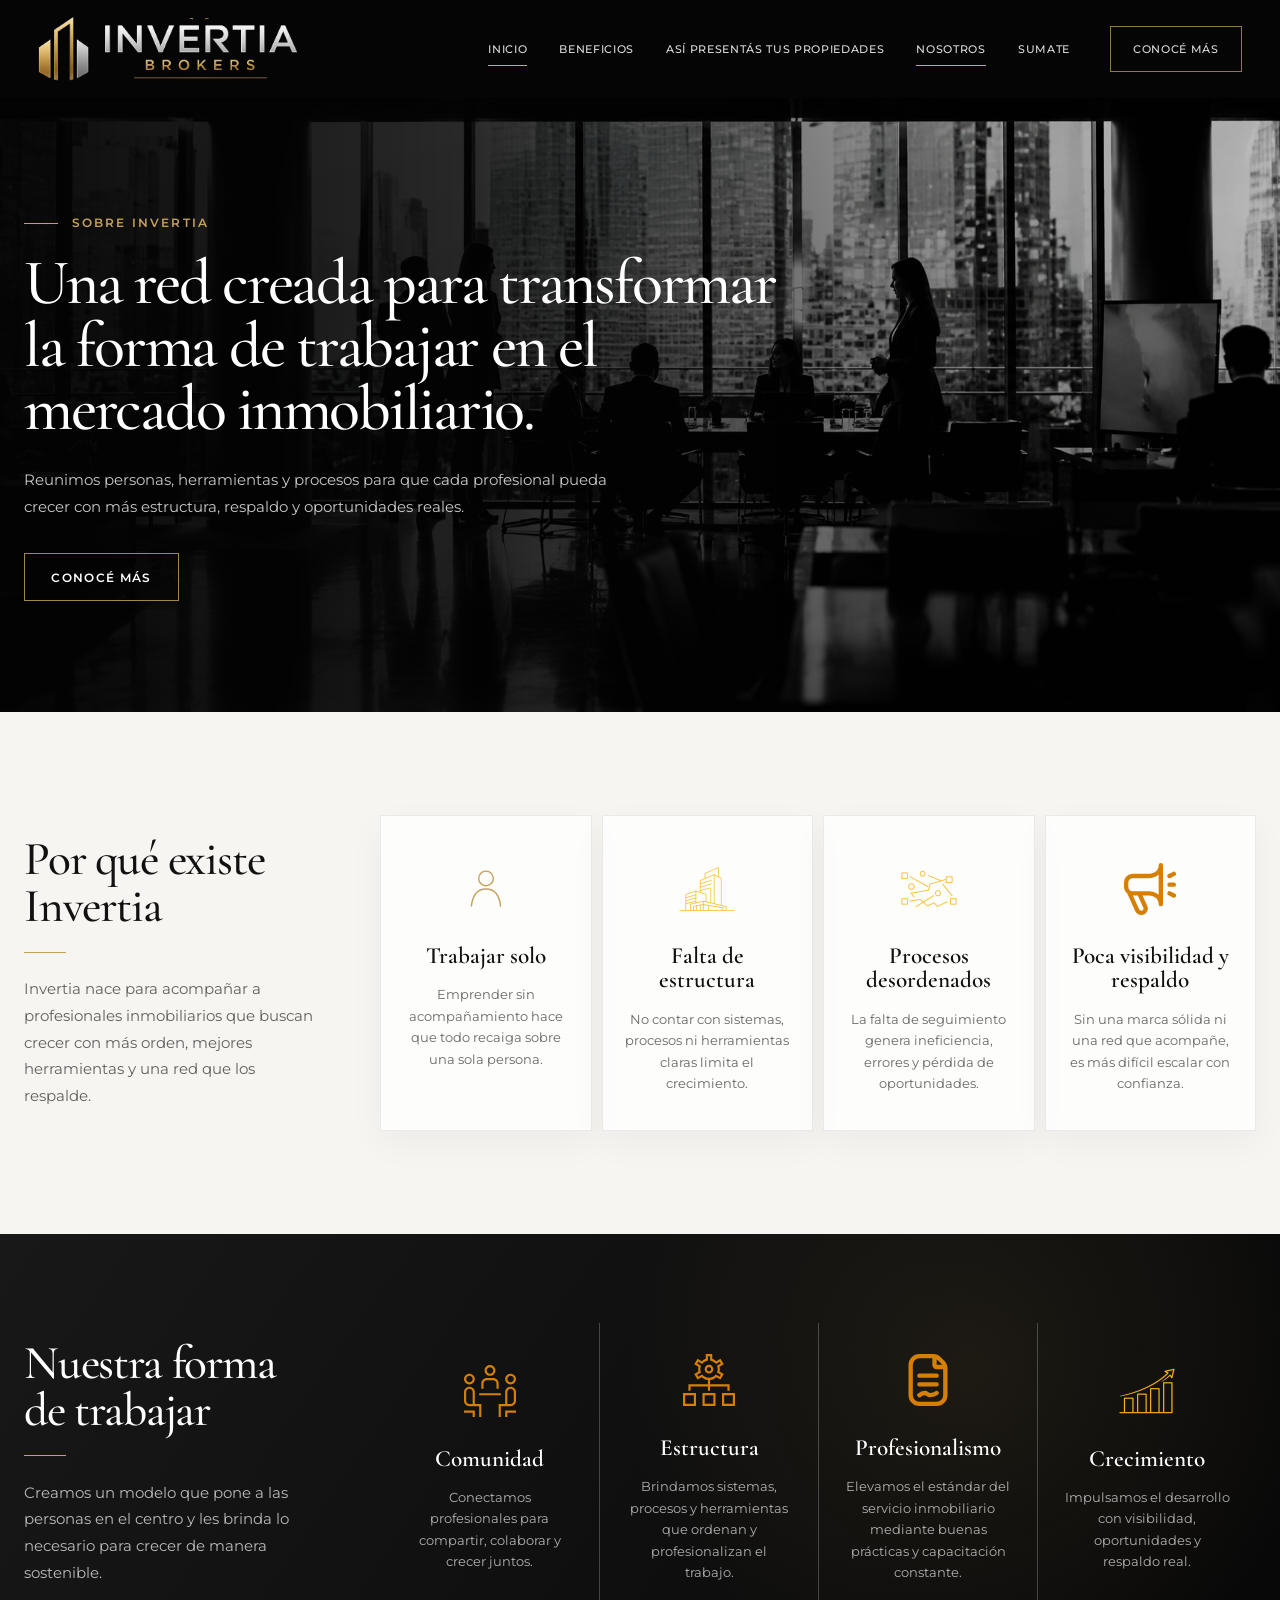
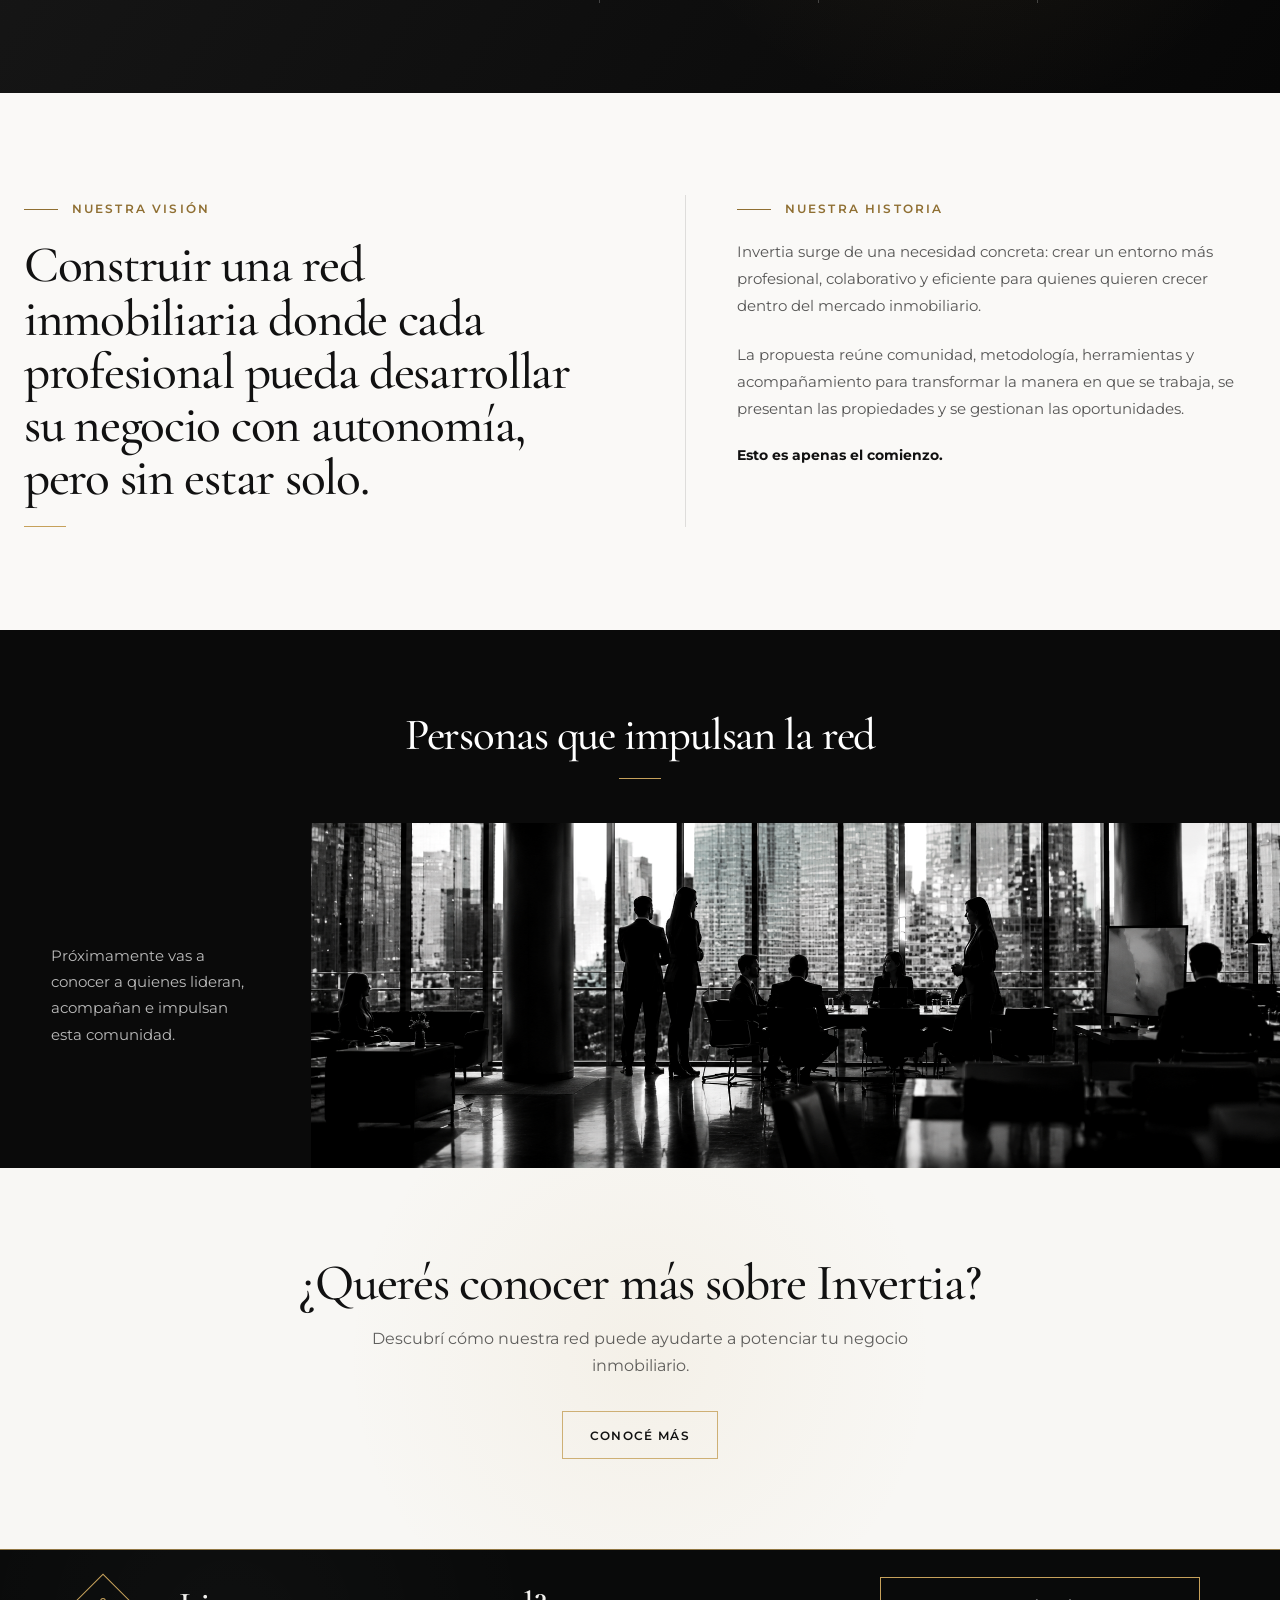
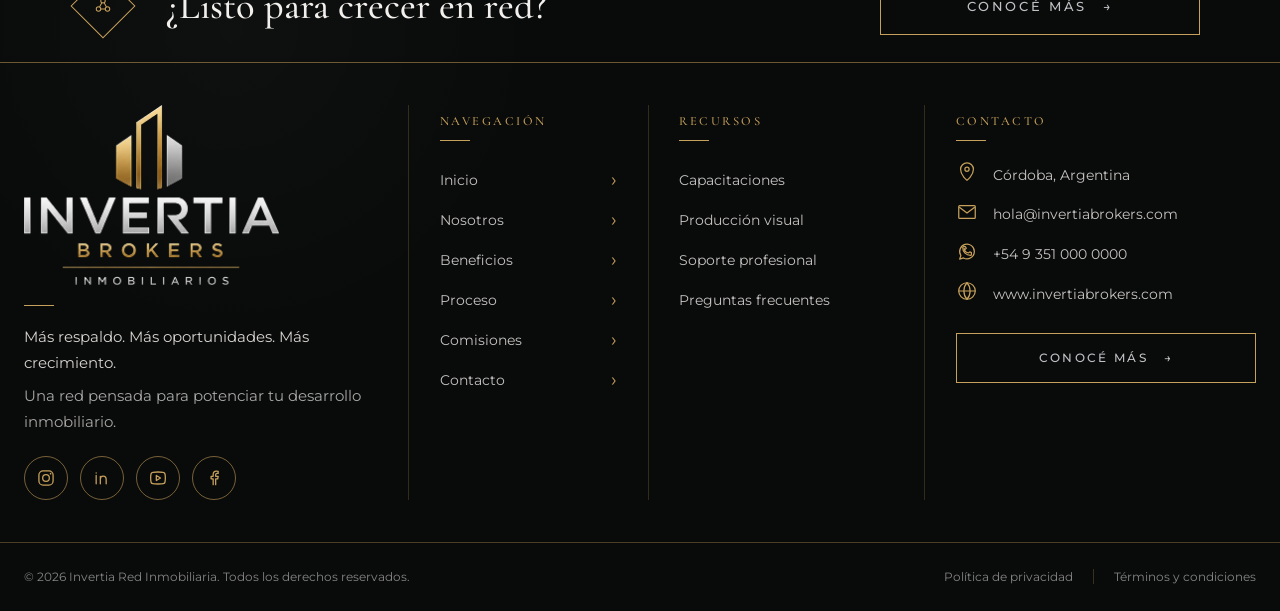
<file: nosotros.html>
<!doctype html>
<html lang="es">
  <head>
    <meta charset="UTF-8" />
    <meta name="viewport" content="width=device-width, initial-scale=1.0" />
    <meta
      name="description"
      content="Conoc&eacute; la visi&oacute;n, el prop&oacute;sito y la forma de trabajar de Invertia, una red inmobiliaria creada para crecer con m&aacute;s estructura, respaldo y oportunidades."
    />
    <title>Nosotros | Invertia Brokers Inmobiliarios</title>
    <link rel="icon" type="image/png" sizes="32x32" href="assets/favicon/favicon-32.png" />
    <link rel="icon" type="image/png" sizes="192x192" href="assets/favicon/favicon-192.png" />
    <link rel="apple-touch-icon" href="assets/favicon/apple-touch-icon.png" />
    <link rel="preconnect" href="https://fonts.googleapis.com" />
    <link rel="preconnect" href="https://fonts.gstatic.com" crossorigin />
    <link
      href="https://fonts.googleapis.com/css2?family=Cormorant+Garamond:wght@400;500;600&family=Montserrat:wght@400;500;600;700&display=swap"
      rel="stylesheet"
    />
    <link rel="stylesheet" href="styles.css?v=4" />
    <link rel="stylesheet" href="beneficios.css?v=1" />
    <link rel="stylesheet" href="nosotros.css?v=1" />
  </head>
  <body class="about-page">
    <header class="site-header">
      <div class="nav-shell">
        <a class="brand" href="index.html#inicio" aria-label="Ir al inicio">
          <span class="brand-horizontal" role="img" aria-label="Invertia Brokers Inmobiliarios">
            <span class="brand-horizontal-symbol" aria-hidden="true">
              <img src="assets/logo-dark.png?v=2" alt="" />
            </span>
            <span class="brand-horizontal-wordmark" aria-hidden="true">
              <img src="assets/logo-dark.png?v=2" alt="" />
            </span>
          </span>
        </a>

        <button
          class="menu-toggle"
          type="button"
          aria-expanded="false"
          aria-controls="primary-nav"
          aria-label="Abrir menu"
        >
          <span></span>
          <span></span>
        </button>

        <nav class="nav" id="primary-nav">
          <a href="index.html#inicio">Inicio</a>
          <a href="beneficios.html">Beneficios</a>
          <a href="asi-mostramos-tu-propiedad.html">As&iacute; present&aacute;s tus propiedades</a>
          <a class="is-active" href="nosotros.html" aria-current="page">Nosotros</a>
          <a href="sumate.html#sumate-form">Sumate</a>
          <a class="button button-primary nav-cta" href="beneficios.html">CONOC&Eacute; M&Aacute;S</a>
        </nav>
      </div>
    </header>

    <main>
      <section class="about-hero" aria-labelledby="about-hero-title">
        <img
          class="about-hero-image"
          src="assets/about/invertia-team-panorama.png"
          alt="Equipo de profesionales reunido en una oficina con vista urbana"
        />
        <div class="about-hero-overlay" aria-hidden="true"></div>
        <div class="container about-hero-content reveal">
          <span class="about-eyebrow about-eyebrow-light">Sobre Invertia</span>
          <h1 id="about-hero-title">
            Una red creada para transformar la forma de trabajar en el mercado inmobiliario.
          </h1>
          <p>
            Reunimos personas, herramientas y procesos para que cada profesional pueda crecer
            con m&aacute;s estructura, respaldo y oportunidades reales.
          </p>
          <a class="button about-primary-cta" href="sumate.html#sumate-form">CONOC&Eacute; M&Aacute;S</a>
        </div>
      </section>

      <section class="about-challenges" aria-labelledby="about-challenges-title">
        <div class="container about-challenges-layout">
          <header class="about-section-intro reveal">
            <h2 id="about-challenges-title">Por qu&eacute; existe Invertia</h2>
            <span class="about-title-line" aria-hidden="true"></span>
            <p>
              Invertia nace para acompa&ntilde;ar a profesionales inmobiliarios que buscan crecer
              con m&aacute;s orden, mejores herramientas y una red que los respalde.
            </p>
          </header>

          <div class="about-challenge-grid">
            <article class="about-challenge reveal">
              <span class="about-line-icon" aria-hidden="true">
                <svg viewBox="0 0 64 64" focusable="false">
                  <circle cx="32" cy="19" r="9"></circle>
                  <path d="M14 53c1.6-14 8-21 18-21s16.4 7 18 21"></path>
                </svg>
              </span>
              <h3>Trabajar solo</h3>
              <p>Emprender sin acompa&ntilde;amiento hace que todo recaiga sobre una sola persona.</p>
            </article>

            <article class="about-challenge reveal reveal-delay">
              <span class="about-approved-icon" aria-hidden="true">
                <img src="assets/about/icon-structure-clean.png" alt="" />
              </span>
              <h3>Falta de estructura</h3>
              <p>No contar con sistemas, procesos ni herramientas claras limita el crecimiento.</p>
            </article>

            <article class="about-challenge reveal">
              <span class="about-approved-icon" aria-hidden="true">
                <img src="assets/about/icon-processes-clean.png" alt="" />
              </span>
              <h3>Procesos desordenados</h3>
              <p>La falta de seguimiento genera ineficiencia, errores y p&eacute;rdida de oportunidades.</p>
            </article>

            <article class="about-challenge reveal reveal-delay">
              <span class="about-line-icon" aria-hidden="true">
                <img src="assets/icons/megaphone.svg" alt="" />
              </span>
              <h3>Poca visibilidad y respaldo</h3>
              <p>Sin una marca s&oacute;lida ni una red que acompa&ntilde;e, es m&aacute;s dif&iacute;cil escalar con confianza.</p>
            </article>
          </div>
        </div>
      </section>

      <section class="about-method" aria-labelledby="about-method-title">
        <div class="container about-method-layout">
          <header class="about-method-intro reveal">
            <h2 id="about-method-title">Nuestra forma de trabajar</h2>
            <span class="about-title-line" aria-hidden="true"></span>
            <p>
              Creamos un modelo que pone a las personas en el centro y les brinda lo necesario
              para crecer de manera sostenible.
            </p>
          </header>

          <div class="about-pillars">
            <article class="about-pillar reveal">
              <span class="about-pillar-icon" aria-hidden="true">
                <img src="assets/icons/coworking.svg" alt="" />
              </span>
              <h3>Comunidad</h3>
              <p>Conectamos profesionales para compartir, colaborar y crecer juntos.</p>
            </article>
            <article class="about-pillar reveal reveal-delay">
              <span class="about-pillar-icon" aria-hidden="true">
                <img src="assets/icons/workflow.svg" alt="" />
              </span>
              <h3>Estructura</h3>
              <p>Brindamos sistemas, procesos y herramientas que ordenan y profesionalizan el trabajo.</p>
            </article>
            <article class="about-pillar reveal">
              <span class="about-pillar-icon" aria-hidden="true">
                <img src="assets/icons/signed-document.svg" alt="" />
              </span>
              <h3>Profesionalismo</h3>
              <p>Elevamos el est&aacute;ndar del servicio inmobiliario mediante buenas pr&aacute;cticas y capacitaci&oacute;n constante.</p>
            </article>
            <article class="about-pillar reveal reveal-delay">
              <span class="about-approved-icon" aria-hidden="true">
                <img src="assets/about/icon-growth-clean.png" alt="" />
              </span>
              <h3>Crecimiento</h3>
              <p>Impulsamos el desarrollo con visibilidad, oportunidades y respaldo real.</p>
            </article>
          </div>
        </div>
      </section>

      <section class="about-story" aria-labelledby="about-vision-title">
        <div class="container about-story-grid">
          <article class="about-vision reveal">
            <span class="about-eyebrow">Nuestra visi&oacute;n</span>
            <h2 id="about-vision-title">
              Construir una red inmobiliaria donde cada profesional pueda desarrollar su negocio
              con autonom&iacute;a, pero sin estar solo.
            </h2>
            <span class="about-title-line" aria-hidden="true"></span>
          </article>

          <article class="about-history reveal reveal-delay" aria-labelledby="about-history-title">
            <span class="about-eyebrow">Nuestra historia</span>
            <h2 class="sr-only" id="about-history-title">Nuestra historia</h2>
            <!-- Copy provisorio: actualizar cuando exista la historia oficial de Invertia. -->
            <p>
              Invertia surge de una necesidad concreta: crear un entorno m&aacute;s profesional,
              colaborativo y eficiente para quienes quieren crecer dentro del mercado inmobiliario.
            </p>
            <p>
              La propuesta re&uacute;ne comunidad, metodolog&iacute;a, herramientas y acompa&ntilde;amiento
              para transformar la manera en que se trabaja, se presentan las propiedades y se
              gestionan las oportunidades.
            </p>
            <strong>Esto es apenas el comienzo.</strong>
          </article>
        </div>
      </section>

      <section class="about-people" aria-labelledby="about-people-title">
        <div class="container">
          <h2 id="about-people-title" class="reveal">Personas que impulsan la red</h2>
          <span class="about-title-line about-title-line-centered" aria-hidden="true"></span>
          <div class="about-people-layout reveal reveal-delay">
            <p>
              Pr&oacute;ximamente vas a conocer a quienes lideran, acompa&ntilde;an e impulsan esta comunidad.
            </p>
            <div class="about-people-media">
              <img
                src="assets/about/invertia-team-panorama.png"
                alt="Profesionales trabajando en una oficina contempor&aacute;nea"
              />
            </div>
          </div>
        </div>
      </section>

      <section class="about-final-cta" aria-labelledby="about-final-title">
        <div class="container about-final-inner reveal">
          <h2 id="about-final-title">&iquest;Quer&eacute;s conocer m&aacute;s sobre Invertia?</h2>
          <p>Descubr&iacute; c&oacute;mo nuestra red puede ayudarte a potenciar tu negocio inmobiliario.</p>
          <a class="button about-secondary-cta" href="sumate.html#sumate-form">CONOC&Eacute; M&Aacute;S</a>
        </div>
      </section>
    </main>

    <footer class="site-footer" id="contacto">
      <div class="footer-cta">
        <div class="container footer-cta-inner">
          <span class="footer-cta-icon" aria-hidden="true">
            <svg viewBox="0 0 32 32" focusable="false"><circle cx="16" cy="9" r="3"></circle><circle cx="10" cy="20" r="3"></circle><circle cx="22" cy="20" r="3"></circle><path d="M14.4 11.6 11.6 17M17.6 11.6l2.8 5.4M13 20h6"></path></svg>
          </span>
          <h2>&iquest;Listo para crecer en red?</h2>
          <a class="footer-cta-button" href="sumate.html#sumate-form">CONOC&Eacute; M&Aacute;S <span aria-hidden="true">&rarr;</span></a>
        </div>
      </div>

      <div class="container footer-main-grid">
        <div class="footer-brand">
          <img src="assets/logo-dark.png?v=2" alt="Invertia Brokers Inmobiliarios" />
          <span class="footer-accent-line" aria-hidden="true"></span>
          <p class="footer-brand-lead">M&aacute;s respaldo. M&aacute;s oportunidades. M&aacute;s crecimiento.</p>
          <p>Una red pensada para potenciar tu desarrollo inmobiliario.</p>
          <div class="footer-socials" aria-hidden="true">
            <span class="footer-social-icon"><svg viewBox="0 0 24 24" focusable="false"><rect x="3.5" y="3.5" width="17" height="17" rx="5"></rect><circle cx="12" cy="12" r="4"></circle><circle class="footer-social-dot" cx="17.5" cy="6.8" r="1"></circle></svg></span>
            <span class="footer-social-icon"><svg viewBox="0 0 24 24" focusable="false"><path d="M5 9v10M5 5.8v.2M10 19v-5.6c0-2.2 1.4-3.6 3.4-3.6 2.2 0 3.6 1.5 3.6 4V19M10 10v9"></path></svg></span>
            <span class="footer-social-icon"><svg viewBox="0 0 24 24" focusable="false"><path d="M20.4 7.2c-.2-1-1-1.8-2-2C16.8 4.8 12 4.8 12 4.8s-4.8 0-6.4.4c-1 .2-1.8 1-2 2A25 25 0 0 0 3.2 12c0 1.6.1 3.3.4 4.8.2 1 1 1.8 2 2 1.6.4 6.4.4 6.4.4s4.8 0 6.4-.4c1-.2 1.8-1 2-2 .3-1.5.4-3.2.4-4.8s-.1-3.3-.4-4.8Z"></path><path d="m10 9 5 3-5 3V9Z"></path></svg></span>
            <span class="footer-social-icon"><svg viewBox="0 0 24 24" focusable="false"><path d="M14 20v-7h2.5l.5-3h-3V8.2c0-.9.4-1.7 1.8-1.7H17V4a15 15 0 0 0-2.2-.2c-2.3 0-3.8 1.4-3.8 4V10H8.5v3H11v7"></path></svg></span>
          </div>
        </div>

        <nav class="footer-column footer-navigation" aria-labelledby="about-footer-navigation-title">
          <h3 id="about-footer-navigation-title">Navegaci&oacute;n</h3>
          <ul>
            <li><a href="index.html#inicio">Inicio</a></li>
            <li><a href="nosotros.html" aria-current="page">Nosotros</a></li>
            <li><a href="beneficios.html">Beneficios</a></li>
            <li><a href="index.html#network-process-title">Proceso</a></li>
            <li><a href="index.html#comisiones">Comisiones</a></li>
            <li><a href="sumate.html#sumate-form">Contacto</a></li>
          </ul>
        </nav>

        <section class="footer-column footer-resources" aria-labelledby="about-footer-resources-title">
          <h3 id="about-footer-resources-title">Recursos</h3>
          <ul><li><span>Capacitaciones</span></li><li><span>Producci&oacute;n visual</span></li><li><span>Soporte profesional</span></li><li><span>Preguntas frecuentes</span></li></ul>
        </section>

        <section class="footer-column footer-contact" aria-labelledby="about-footer-contact-title">
          <h3 id="about-footer-contact-title">Contacto</h3>
          <ul>
            <li><span class="footer-contact-icon" aria-hidden="true"><svg viewBox="0 0 24 24" focusable="false"><path d="M12 21s7-5.1 7-12a7 7 0 1 0-14 0c0 6.9 7 12 7 12Z"></path><circle cx="12" cy="9" r="2.3"></circle></svg></span><span>C&oacute;rdoba, Argentina</span></li>
            <li><span class="footer-contact-icon" aria-hidden="true"><svg viewBox="0 0 24 24" focusable="false"><rect x="3" y="5" width="18" height="14" rx="1"></rect><path d="m4 7 8 6 8-6"></path></svg></span><a href="mailto:hola@invertiabrokers.com" aria-label="Enviar correo a Invertia">hola@invertiabrokers.com</a></li>
            <li><span class="footer-contact-icon" aria-hidden="true"><svg viewBox="0 0 24 24" focusable="false"><path d="M20 11.5a8 8 0 0 1-11.8 7L4 19.8l1.3-4A8 8 0 1 1 20 11.5Z"></path><path d="M9 8.2c.3 2.6 2.2 4.5 4.8 4.8l1.2-1.2 1.8.9v2c0 .6-.5 1-1 1A8.5 8.5 0 0 1 7.3 7.2c0-.6.4-1 1-1h2l.9 1.8L10 9.2"></path></svg></span><span>+54 9 351 000 0000</span></li>
            <li><span class="footer-contact-icon" aria-hidden="true"><svg viewBox="0 0 24 24" focusable="false"><circle cx="12" cy="12" r="9"></circle><path d="M3 12h18M12 3c2.2 2.4 3.4 5.4 3.4 9s-1.2 6.6-3.4 9M12 3c-2.2 2.4-3.4 5.4-3.4 9s1.2 6.6 3.4 9"></path></svg></span><a href="https://www.invertiabrokers.com" target="_blank" rel="noopener noreferrer">www.invertiabrokers.com</a></li>
          </ul>
          <a class="footer-contact-cta" href="sumate.html#sumate-form">CONOC&Eacute; M&Aacute;S <span aria-hidden="true">&rarr;</span></a>
        </section>
      </div>

      <div class="footer-legal">
        <div class="container footer-legal-inner">
          <p>&copy; 2026 Invertia Red Inmobiliaria. Todos los derechos reservados.</p>
          <div aria-label="Informaci&oacute;n legal"><span>Pol&iacute;tica de privacidad</span><span>T&eacute;rminos y condiciones</span></div>
        </div>
      </div>
    </footer>

    <script src="script.js?v=2"></script>
  </body>
</html>
</file>
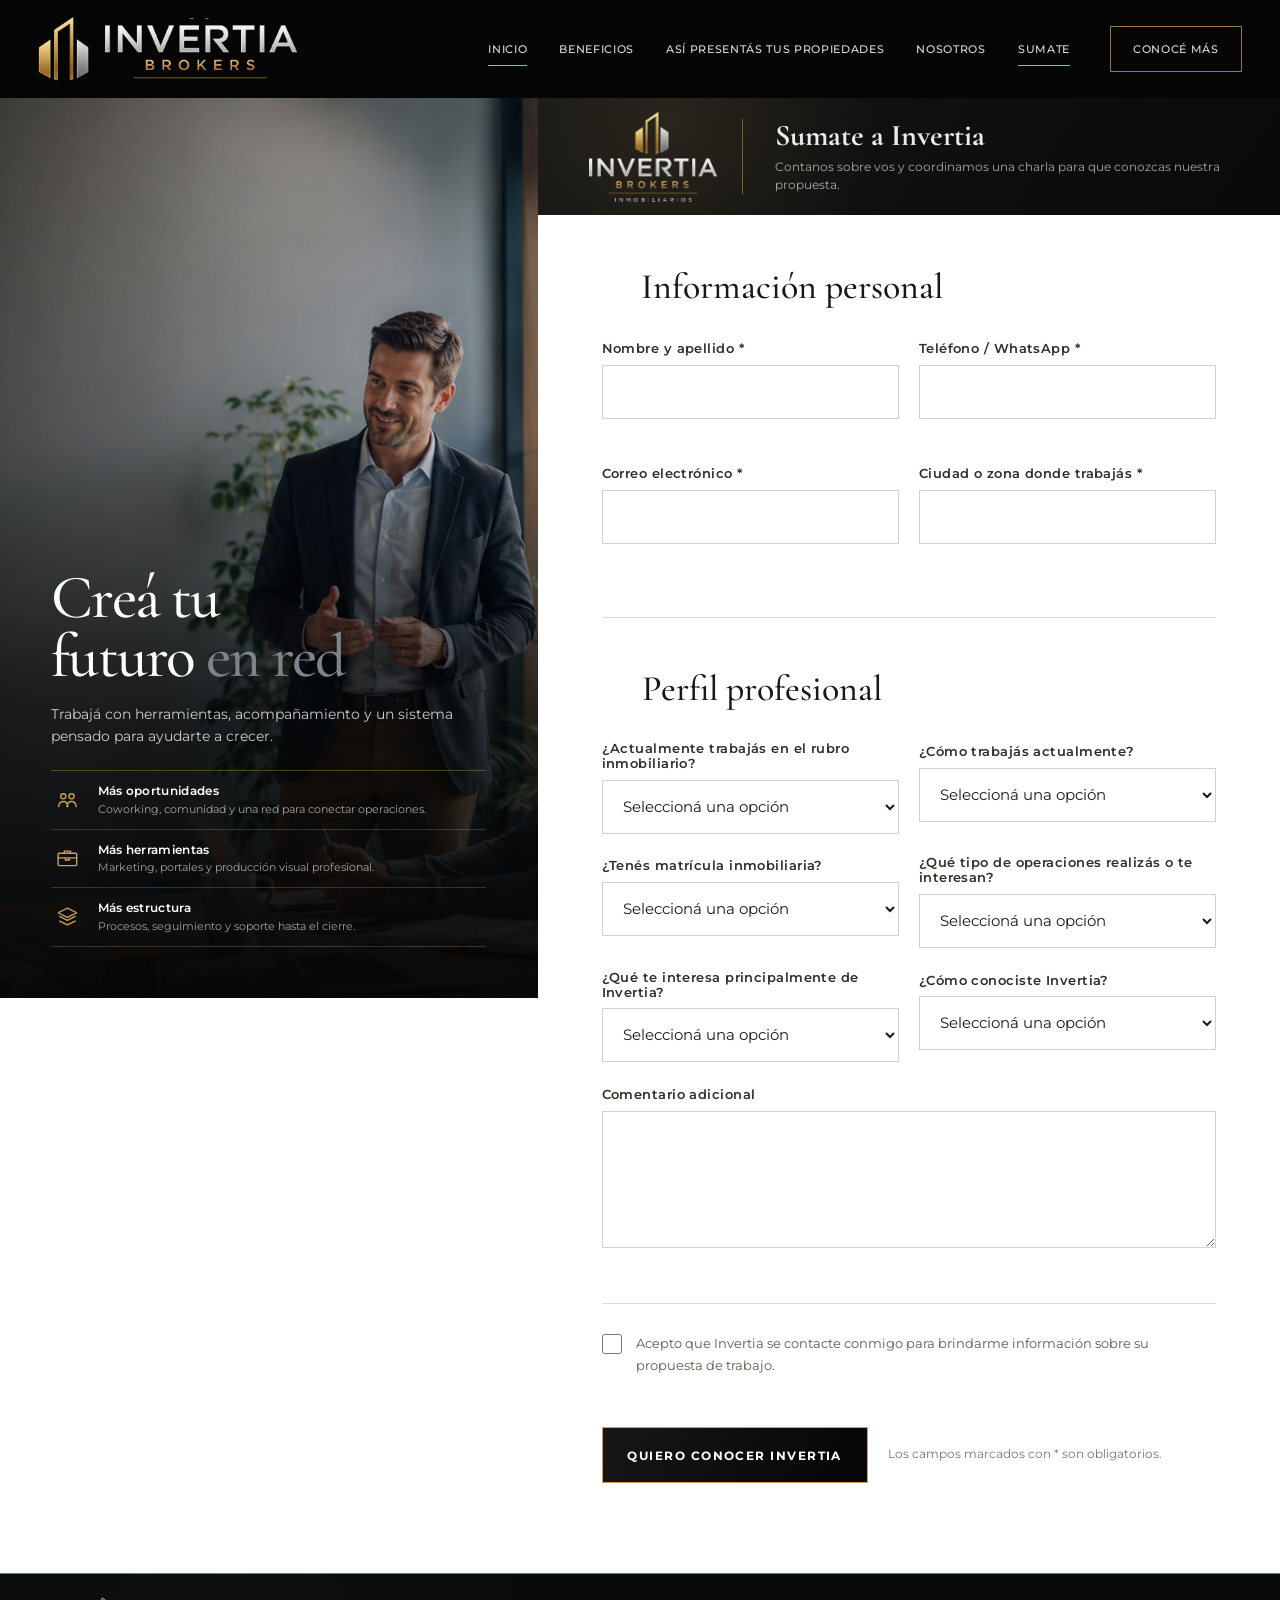
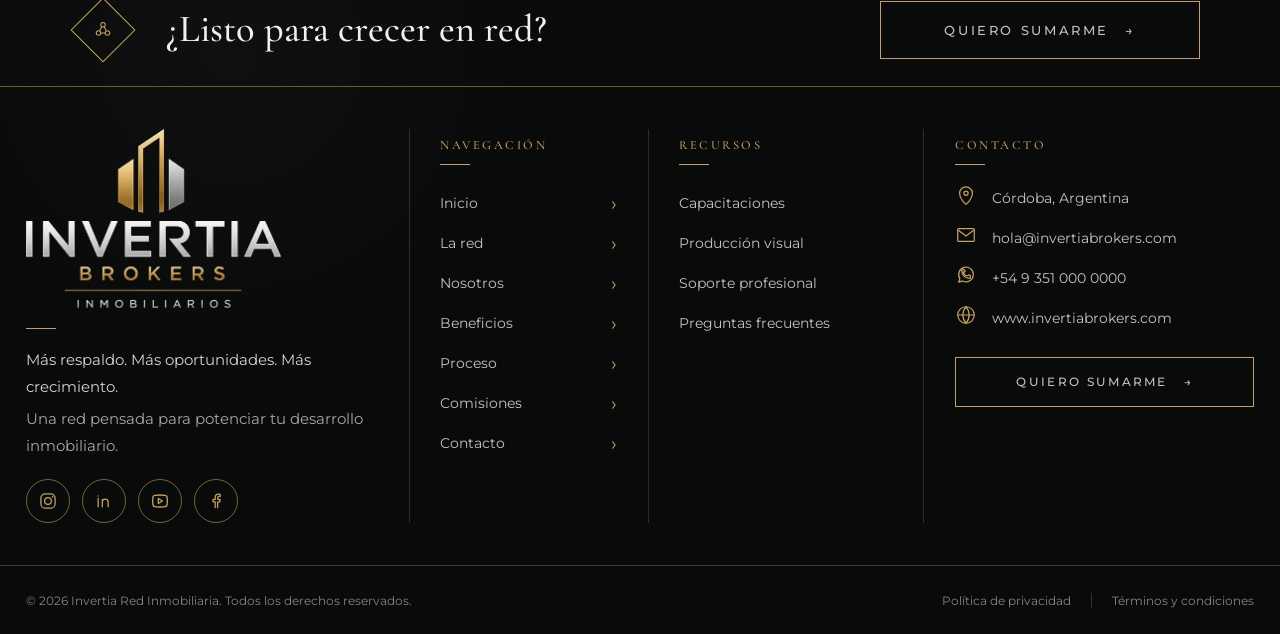
<file: sumate.html>
<!DOCTYPE html>
<html lang="es">
  <head>
    <meta charset="UTF-8" />
    <meta name="viewport" content="width=device-width, initial-scale=1.0" />
    <title>Sumate a Invertia | Invertia Red Inmobiliaria</title>
    <link rel="icon" type="image/png" sizes="32x32" href="assets/favicon/favicon-32.png" />
    <link rel="icon" type="image/png" sizes="192x192" href="assets/favicon/favicon-192.png" />
    <link rel="apple-touch-icon" href="assets/favicon/apple-touch-icon.png" />
    <meta
      name="description"
      content="Conoc&eacute; la propuesta de Invertia y coordin&aacute; una conversaci&oacute;n para sumarte a nuestra red inmobiliaria."
    />
    <link rel="preconnect" href="https://fonts.googleapis.com" />
    <link rel="preconnect" href="https://fonts.gstatic.com" crossorigin />
    <link
      href="https://fonts.googleapis.com/css2?family=Cormorant+Garamond:wght@400;500;600;700&family=Montserrat:wght@300;400;500;600;700&display=swap"
      rel="stylesheet"
    />
    <link rel="stylesheet" href="styles.css" />
    <link rel="stylesheet" href="sumate.css" />
  </head>
  <body class="sumate-page">
    <header class="site-header">
      <div class="nav-shell">
        <a class="brand" href="index.html#inicio" aria-label="Ir al inicio">
          <span class="brand-horizontal" role="img" aria-label="Invertia Brokers Inmobiliarios">
            <span class="brand-horizontal-symbol" aria-hidden="true">
              <img src="assets/logo-dark.png?v=2" alt="" />
            </span>
            <span class="brand-horizontal-wordmark" aria-hidden="true">
              <img src="assets/logo-dark.png?v=2" alt="" />
            </span>
          </span>
        </a>
        <button class="menu-toggle" type="button" aria-expanded="false" aria-controls="primary-nav" aria-label="Abrir menu">
          <span></span><span></span>
        </button>
        <nav class="nav" id="primary-nav">
          <a href="index.html#inicio">Inicio</a>
          <a href="beneficios.html">Beneficios</a>
          <a href="asi-mostramos-tu-propiedad.html">As&iacute; present&aacute;s tus propiedades</a>
          <a href="nosotros.html">Nosotros</a>
          <a class="is-active" href="sumate.html#sumate-form" aria-current="page">Sumate</a>
          <a class="button button-primary nav-cta" href="beneficios.html">CONOC&Eacute; M&Aacute;S</a>
        </nav>
      </div>
    </header>
    <main class="sumate-main">
      <section class="sumate-visual" aria-labelledby="sumate-title">
        <img
          src="assets/sections/hero-meeting.png"
          alt="Profesionales conversando durante una reuni&oacute;n de trabajo"
        />
        <div class="sumate-visual-overlay" aria-hidden="true"></div>
        <div class="sumate-visual-content">
          <h1 id="sumate-title">Cre&aacute; tu futuro <span>en red</span></h1>
          <p class="sumate-visual-lead">
            Trabaj&aacute; con herramientas, acompa&ntilde;amiento y un sistema pensado
            para ayudarte a crecer.
          </p>
          <div class="sumate-benefits" aria-label="Beneficios de la red">
            <div class="sumate-benefit">
              <span class="sumate-benefit-icon" aria-hidden="true">
                <svg viewBox="0 0 24 24" focusable="false">
                  <circle cx="8" cy="8" r="2.5"></circle>
                  <circle cx="16" cy="8" r="2.5"></circle>
                  <path d="M3.5 18c.3-3.2 2-5 4.5-5s4.2 1.8 4.5 5M11.5 18c.3-3.2 2-5 4.5-5s4.2 1.8 4.5 5"></path>
                </svg>
              </span>
              <span class="sumate-benefit-copy">
                <strong>M&aacute;s oportunidades</strong>
                <small>Coworking, comunidad y una red para conectar operaciones.</small>
              </span>
            </div>

            <div class="sumate-benefit">
              <span class="sumate-benefit-icon" aria-hidden="true">
                <svg viewBox="0 0 24 24" focusable="false">
                  <rect x="3" y="7" width="18" height="12" rx="1"></rect>
                  <path d="M9 7V5h6v2M3 11.5h18M10 11.5v2h4v-2"></path>
                </svg>
              </span>
              <span class="sumate-benefit-copy">
                <strong>M&aacute;s herramientas</strong>
                <small>Marketing, portales y producci&oacute;n visual profesional.</small>
              </span>
            </div>

            <div class="sumate-benefit">
              <span class="sumate-benefit-icon" aria-hidden="true">
                <svg viewBox="0 0 24 24" focusable="false">
                  <path d="m12 3 9 4.5-9 4.5-9-4.5L12 3Z"></path>
                  <path d="m4.5 11 7.5 3.8 7.5-3.8M4.5 15.5l7.5 3.8 7.5-3.8"></path>
                </svg>
              </span>
              <span class="sumate-benefit-copy">
                <strong>M&aacute;s estructura</strong>
                <small>Procesos, seguimiento y soporte hasta el cierre.</small>
              </span>
            </div>
          </div>
        </div>
      </section>

      <section class="sumate-form-panel" aria-labelledby="sumate-form-title">
        <header class="sumate-form-brand">
          <a href="index.html" aria-label="Volver al inicio de Invertia">
            <img src="assets/logo-dark.png?v=2" alt="Invertia Brokers Inmobiliarios" />
          </a>
          <div class="sumate-form-brand-copy">
            <h2 class="sumate-form-brand-title" id="sumate-form-title">Sumate a Invertia</h2>
            <p class="sumate-form-brand-subtitle">
              Contanos sobre vos y coordinamos una charla para que conozcas nuestra propuesta.
            </p>
          </div>
        </header>

        <div class="sumate-form-content">
          <form id="sumate-form" class="sumate-form" novalidate>
            <section class="sumate-form-section" aria-labelledby="personal-title">
              <header class="sumate-section-heading">
                <span class="network-process-number" aria-hidden="true">01</span>
                <h3 id="personal-title">Informaci&oacute;n personal</h3>
              </header>

              <div class="sumate-fields-grid">
                <div class="sumate-field">
                  <label for="full-name">Nombre y apellido <span aria-hidden="true">*</span></label>
                  <input
                    id="full-name"
                    name="fullName"
                    type="text"
                    autocomplete="name"
                    required
                    aria-describedby="full-name-error"
                  />
                  <span class="sumate-field-error" id="full-name-error"></span>
                </div>

                <div class="sumate-field">
                  <label for="phone">Tel&eacute;fono / WhatsApp <span aria-hidden="true">*</span></label>
                  <input
                    id="phone"
                    name="phone"
                    type="tel"
                    inputmode="tel"
                    autocomplete="tel"
                    required
                    aria-describedby="phone-error"
                  />
                  <span class="sumate-field-error" id="phone-error"></span>
                </div>

                <div class="sumate-field">
                  <label for="email">Correo electr&oacute;nico <span aria-hidden="true">*</span></label>
                  <input
                    id="email"
                    name="email"
                    type="email"
                    autocomplete="email"
                    required
                    aria-describedby="email-error"
                  />
                  <span class="sumate-field-error" id="email-error"></span>
                </div>

                <div class="sumate-field">
                  <label for="city">Ciudad o zona donde trabaj&aacute;s <span aria-hidden="true">*</span></label>
                  <input
                    id="city"
                    name="city"
                    type="text"
                    autocomplete="address-level2"
                    required
                    aria-describedby="city-error"
                  />
                  <span class="sumate-field-error" id="city-error"></span>
                </div>
              </div>
            </section>

            <section class="sumate-form-section" aria-labelledby="profile-title">
              <header class="sumate-section-heading">
                <span class="network-process-number" aria-hidden="true">02</span>
                <h3 id="profile-title">Perfil profesional</h3>
              </header>

              <div class="sumate-fields-grid">
                <div class="sumate-field">
                  <label for="industry-status">&iquest;Actualmente trabaj&aacute;s en el rubro inmobiliario?</label>
                  <select id="industry-status" name="industryStatus">
                    <option value="">Seleccion&aacute; una opci&oacute;n</option>
                    <option value="current">S&iacute;, actualmente</option>
                    <option value="previous">Trabaj&eacute; anteriormente</option>
                    <option value="starting">Estoy comenzando</option>
                    <option value="not-yet">Todav&iacute;a no</option>
                  </select>
                </div>

                <div class="sumate-field">
                  <label for="work-mode">&iquest;C&oacute;mo trabaj&aacute;s actualmente?</label>
                  <select id="work-mode" name="workMode">
                    <option value="">Seleccion&aacute; una opci&oacute;n</option>
                    <option value="independent">Independiente</option>
                    <option value="agency">En una inmobiliaria</option>
                    <option value="network">En una red inmobiliaria</option>
                    <option value="other-industry">En otro rubro</option>
                    <option value="not-started">Todav&iacute;a no empec&eacute;</option>
                  </select>
                </div>

                <div class="sumate-field">
                  <label for="license">&iquest;Ten&eacute;s matr&iacute;cula inmobiliaria?</label>
                  <select id="license" name="license">
                    <option value="">Seleccion&aacute; una opci&oacute;n</option>
                    <option value="yes">S&iacute;</option>
                    <option value="no">No</option>
                    <option value="pending">En tr&aacute;mite</option>
                    <option value="not-applicable">No aplica</option>
                  </select>
                </div>

                <div class="sumate-field">
                  <label for="operations">&iquest;Qu&eacute; tipo de operaciones realiz&aacute;s o te interesan?</label>
                  <select id="operations" name="operations">
                    <option value="">Seleccion&aacute; una opci&oacute;n</option>
                    <option value="sales">Ventas</option>
                    <option value="rentals">Alquileres</option>
                    <option value="listings">Captaciones</option>
                    <option value="developments">Desarrollos</option>
                    <option value="all">Todas las anteriores</option>
                  </select>
                </div>

                <div class="sumate-field">
                  <label for="interest">&iquest;Qu&eacute; te interesa principalmente de Invertia?</label>
                  <select id="interest" name="interest">
                    <option value="">Seleccion&aacute; una opci&oacute;n</option>
                    <option value="community">Espacio de trabajo y comunidad</option>
                    <option value="publishing">Captaci&oacute;n y publicaci&oacute;n</option>
                    <option value="training">Capacitaciones</option>
                    <option value="marketing">Marketing y producci&oacute;n visual</option>
                    <option value="processes">Procesos y seguimiento</option>
                    <option value="support">Soporte legal y contable</option>
                    <option value="system">Todo el sistema</option>
                  </select>
                </div>

                <div class="sumate-field">
                  <label for="source">&iquest;C&oacute;mo conociste Invertia?</label>
                  <select id="source" name="source">
                    <option value="">Seleccion&aacute; una opci&oacute;n</option>
                    <option value="instagram">Instagram</option>
                    <option value="facebook">Facebook</option>
                    <option value="google">Google</option>
                    <option value="referral">Recomendaci&oacute;n</option>
                    <option value="event">Evento o capacitaci&oacute;n</option>
                    <option value="other">Otro</option>
                  </select>
                </div>

                <div class="sumate-field sumate-field-wide">
                  <label for="comment">Comentario adicional</label>
                  <textarea id="comment" name="comment" rows="5"></textarea>
                </div>
              </div>
            </section>

            <div class="sumate-consent">
              <input
                id="consent"
                name="consent"
                type="checkbox"
                required
                aria-describedby="consent-error"
              />
              <div>
                <label for="consent">
                  Acepto que Invertia se contacte conmigo para brindarme
                  informaci&oacute;n sobre su propuesta de trabajo.
                </label>
                <span class="sumate-field-error" id="consent-error"></span>
              </div>
            </div>

            <div class="sumate-form-actions">
              <button class="sumate-submit" type="submit">
                Quiero conocer Invertia
              </button>
              <p class="sumate-form-note">
                Los campos marcados con * son obligatorios.
              </p>
            </div>

            <div class="sumate-form-status" role="status" aria-live="polite"></div>
          </form>
        </div>
      </section>
    </main>

    <footer class="site-footer" id="contacto">
      <div class="footer-cta">
        <div class="container footer-cta-inner">
          <span class="footer-cta-icon" aria-hidden="true">
            <svg viewBox="0 0 32 32" focusable="false">
              <circle cx="16" cy="9" r="3"></circle>
              <circle cx="10" cy="20" r="3"></circle>
              <circle cx="22" cy="20" r="3"></circle>
              <path d="M14.4 11.6 11.6 17M17.6 11.6l2.8 5.4M13 20h6"></path>
            </svg>
          </span>
          <h2>&iquest;Listo para crecer en red?</h2>
          <a class="footer-cta-button" href="#sumate-form">
            Quiero sumarme <span aria-hidden="true">&rarr;</span>
          </a>
        </div>
      </div>

      <div class="container footer-main-grid">
        <div class="footer-brand">
          <img src="assets/logo-dark.png?v=2" alt="Invertia Brokers Inmobiliarios" />
          <span class="footer-accent-line" aria-hidden="true"></span>
          <p class="footer-brand-lead">M&aacute;s respaldo. M&aacute;s oportunidades. M&aacute;s crecimiento.</p>
          <p>Una red pensada para potenciar tu desarrollo inmobiliario.</p>
          <div class="footer-socials" aria-hidden="true">
            <span class="footer-social-icon">
              <svg viewBox="0 0 24 24" focusable="false">
                <rect x="3.5" y="3.5" width="17" height="17" rx="5"></rect>
                <circle cx="12" cy="12" r="4"></circle>
                <circle class="footer-social-dot" cx="17.5" cy="6.8" r="1"></circle>
              </svg>
            </span>
            <span class="footer-social-icon">
              <svg viewBox="0 0 24 24" focusable="false">
                <path d="M5 9v10M5 5.8v.2M10 19v-5.6c0-2.2 1.4-3.6 3.4-3.6 2.2 0 3.6 1.5 3.6 4V19M10 10v9"></path>
              </svg>
            </span>
            <span class="footer-social-icon">
              <svg viewBox="0 0 24 24" focusable="false">
                <path d="M20.4 7.2c-.2-1-1-1.8-2-2C16.8 4.8 12 4.8 12 4.8s-4.8 0-6.4.4c-1 .2-1.8 1-2 2A25 25 0 0 0 3.2 12c0 1.6.1 3.3.4 4.8.2 1 1 1.8 2 2 1.6.4 6.4.4 6.4.4s4.8 0 6.4-.4c1-.2 1.8-1 2-2 .3-1.5.4-3.2.4-4.8s-.1-3.3-.4-4.8Z"></path>
                <path d="m10 9 5 3-5 3V9Z"></path>
              </svg>
            </span>
            <span class="footer-social-icon">
              <svg viewBox="0 0 24 24" focusable="false">
                <path d="M14 20v-7h2.5l.5-3h-3V8.2c0-.9.4-1.7 1.8-1.7H17V4a15 15 0 0 0-2.2-.2c-2.3 0-3.8 1.4-3.8 4V10H8.5v3H11v7"></path>
              </svg>
            </span>
          </div>
        </div>

        <nav class="footer-column footer-navigation" aria-labelledby="sumate-footer-navigation-title">
          <h3 id="sumate-footer-navigation-title">Navegaci&oacute;n</h3>
          <ul>
            <li><a href="index.html#inicio">Inicio</a></li>
            <li><a href="index.html#network-story-title">La red</a></li>
            <li><a href="nosotros.html">Nosotros</a></li>
            <li><a href="beneficios.html">Beneficios</a></li>
            <li><a href="index.html#network-process-title">Proceso</a></li>
            <li><a href="index.html#comisiones">Comisiones</a></li>
            <li><a href="#contacto">Contacto</a></li>
          </ul>
        </nav>

        <section class="footer-column footer-resources" aria-labelledby="sumate-footer-resources-title">
          <h3 id="sumate-footer-resources-title">Recursos</h3>
          <ul>
            <li><span>Capacitaciones</span></li>
            <li><span>Producci&oacute;n visual</span></li>
            <li><span>Soporte profesional</span></li>
            <li><span>Preguntas frecuentes</span></li>
          </ul>
        </section>

        <section class="footer-column footer-contact" aria-labelledby="sumate-footer-contact-title">
          <h3 id="sumate-footer-contact-title">Contacto</h3>
          <ul>
            <li>
              <span class="footer-contact-icon" aria-hidden="true">
                <svg viewBox="0 0 24 24" focusable="false">
                  <path d="M12 21s7-5.1 7-12a7 7 0 1 0-14 0c0 6.9 7 12 7 12Z"></path>
                  <circle cx="12" cy="9" r="2.3"></circle>
                </svg>
              </span>
              <span>C&oacute;rdoba, Argentina</span>
            </li>
            <li>
              <span class="footer-contact-icon" aria-hidden="true">
                <svg viewBox="0 0 24 24" focusable="false">
                  <rect x="3" y="5" width="18" height="14" rx="1"></rect>
                  <path d="m4 7 8 6 8-6"></path>
                </svg>
              </span>
              <a href="mailto:hola@invertiabrokers.com" aria-label="Enviar correo a Invertia">hola@invertiabrokers.com</a>
            </li>
            <li>
              <span class="footer-contact-icon" aria-hidden="true">
                <svg viewBox="0 0 24 24" focusable="false">
                  <path d="M20 11.5a8 8 0 0 1-11.8 7L4 19.8l1.3-4A8 8 0 1 1 20 11.5Z"></path>
                  <path d="M9 8.2c.3 2.6 2.2 4.5 4.8 4.8l1.2-1.2 1.8.9v2c0 .6-.5 1-1 1A8.5 8.5 0 0 1 7.3 7.2c0-.6.4-1 1-1h2l.9 1.8L10 9.2"></path>
                </svg>
              </span>
              <span>+54 9 351 000 0000</span>
            </li>
            <li>
              <span class="footer-contact-icon" aria-hidden="true">
                <svg viewBox="0 0 24 24" focusable="false">
                  <circle cx="12" cy="12" r="9"></circle>
                  <path d="M3 12h18M12 3c2.2 2.4 3.4 5.4 3.4 9s-1.2 6.6-3.4 9M12 3c-2.2 2.4-3.4 5.4-3.4 9s1.2 6.6 3.4 9"></path>
                </svg>
              </span>
              <a href="https://www.invertiabrokers.com" target="_blank" rel="noopener noreferrer">www.invertiabrokers.com</a>
            </li>
          </ul>
          <a class="footer-contact-cta" href="#sumate-form">
            Quiero sumarme <span aria-hidden="true">&rarr;</span>
          </a>
        </section>
      </div>

      <div class="footer-legal">
        <div class="container footer-legal-inner">
          <p>&copy; 2026 Invertia Red Inmobiliaria. Todos los derechos reservados.</p>
          <div aria-label="Informaci&oacute;n legal">
            <span>Pol&iacute;tica de privacidad</span>
            <span>T&eacute;rminos y condiciones</span>
          </div>
        </div>
      </div>
    </footer>

    <script src="script.js?v=2"></script>
    <script src="sumate.js"></script>
  </body>
</html>
</file>
<file: styles.css>
:root {
  --color-primary: #1e5bff;
  --color-primary-dark: #123b9e;
  --color-primary-soft: #dce7ff;
  --color-bg: #f5f6f8;
  --color-white: #ffffff;
  --color-text: #1e1e1e;
  --color-muted: #6b7280;
  --color-border: #e5e7eb;
  --color-dark-surface: #0e172d;
  --shadow-soft: 0 24px 60px rgba(15, 23, 42, 0.08);
  --shadow-hover: 0 26px 70px rgba(17, 24, 39, 0.14);
  --radius-xl: 32px;
  --radius-lg: 24px;
  --radius-md: 18px;
  --container: 1520px;
  --container-wide: 96vw;
  --container-mobile-gap: 28px;
  --container-desktop-gap: 40px;
}

*,
*::before,
*::after {
  box-sizing: border-box;
}

html {
  scroll-behavior: smooth;
}

body {
  margin: 0;
  font-family: "Montserrat", sans-serif;
  color: var(--color-text);
  background:
    radial-gradient(circle at top, rgba(30, 91, 255, 0.1), transparent 28%),
    linear-gradient(180deg, #fcfdff 0%, var(--color-bg) 100%);
}

img,
video {
  max-width: 100%;
  display: block;
}

a {
  color: inherit;
  text-decoration: none;
}

button,
a,
video {
  -webkit-tap-highlight-color: transparent;
}

.container {
  width: min(var(--container-wide), calc(100% - var(--container-desktop-gap)), var(--container));
  margin: 0 auto;
}

.narrow {
  max-width: 1080px;
}

.section,
.section-light,
.section-dark {
  padding: 96px 0;
}

.section-light {
  background: linear-gradient(
    180deg,
    rgba(255, 255, 255, 0.92),
    rgba(245, 246, 248, 0.88)
  );
}

.section-dark {
  color: var(--color-white);
  background:
    radial-gradient(circle at top left, rgba(30, 91, 255, 0.28), transparent 28%),
    linear-gradient(135deg, #081020 0%, #122346 100%);
}

.eyebrow {
  display: inline-flex;
  align-items: center;
  gap: 10px;
  margin-bottom: 18px;
  color: var(--color-primary-dark);
  font-size: 0.84rem;
  font-weight: 700;
  letter-spacing: 0.2em;
  text-transform: uppercase;
}

.eyebrow::before {
  content: "";
  width: 34px;
  height: 1px;
  background: currentColor;
  opacity: 0.55;
}

.eyebrow-dark {
  color: rgba(255, 255, 255, 0.78);
}

.eyebrow-hero {
  color: rgba(255, 255, 255, 0.82);
  justify-content: center;
}

.button {
  display: inline-flex;
  align-items: center;
  justify-content: center;
  min-height: 54px;
  padding: 0 28px;
  border: 0;
  border-radius: 999px;
  font-size: 0.9rem;
  font-weight: 700;
  letter-spacing: 0.08em;
  transition:
    transform 180ms ease,
    box-shadow 180ms ease,
    background-color 180ms ease,
    color 180ms ease;
}

.button:hover,
.button:focus-visible {
  transform: translateY(-2px);
}

.button-primary {
  color: var(--color-white);
  background: linear-gradient(135deg, var(--color-primary), var(--color-primary-dark));
  box-shadow: 0 16px 34px rgba(30, 91, 255, 0.26);
}

.button-primary:hover,
.button-primary:focus-visible {
  box-shadow: 0 22px 42px rgba(30, 91, 255, 0.32);
}

.button-light {
  color: var(--color-dark-surface);
  background: var(--color-white);
  box-shadow: 0 16px 34px rgba(255, 255, 255, 0.15);
}

.button-hero {
  color: var(--color-text);
  background: var(--color-white);
  box-shadow: 0 16px 36px rgba(0, 0, 0, 0.28);
}

.button-hero:hover,
.button-hero:focus-visible {
  box-shadow: 0 22px 44px rgba(0, 0, 0, 0.34);
}

.hero {
  padding: 14px 0 36px;
}

.hero-shell {
  position: relative;
}

.hero-stage {
  position: relative;
}

.site-header {
  position: absolute;
  inset: 12px 12px auto;
  z-index: 4;
}

.nav-shell {
  display: flex;
  align-items: center;
  justify-content: space-between;
  gap: 16px;
  padding: 10px 14px 10px 18px;
  background: rgba(255, 255, 255, 0.9);
  border: 1px solid rgba(255, 255, 255, 0.42);
  border-radius: 999px;
  backdrop-filter: blur(18px);
  box-shadow: 0 12px 30px rgba(15, 23, 42, 0.1);
}

.brand {
  flex: 0 0 auto;
}

.brand img {
  width: clamp(96px, 9vw, 132px);
  object-fit: contain;
  mix-blend-mode: multiply;
}

.nav {
  display: flex;
  align-items: center;
  gap: 20px;
}

.nav a {
  font-size: 0.82rem;
  font-weight: 500;
  color: rgba(30, 30, 30, 0.88);
  transition: color 180ms ease;
}

.nav a:hover,
.nav a:focus-visible {
  color: var(--color-primary);
}

.nav-cta {
  min-height: 42px;
  margin-left: 4px;
  padding-inline: 20px;
  font-size: 0.76rem;
}

.menu-toggle {
  display: none;
  width: 48px;
  height: 48px;
  padding: 0;
  border: 0;
  border-radius: 50%;
  background: var(--color-white);
  box-shadow: inset 0 0 0 1px rgba(229, 231, 235, 0.9);
  cursor: pointer;
}

.menu-toggle span {
  display: block;
  width: 18px;
  height: 2px;
  margin: 5px auto;
  background: var(--color-text);
  transition: transform 180ms ease, opacity 180ms ease;
}

.video-frame {
  position: relative;
  overflow: hidden;
  min-height: clamp(410px, 52vh, 510px);
  border-radius: 40px;
  background:
    linear-gradient(135deg, rgba(8, 16, 32, 0.88), rgba(18, 59, 158, 0.38)),
    linear-gradient(180deg, rgba(255, 255, 255, 0.78), rgba(255, 255, 255, 0.48));
  border: 1px solid rgba(255, 255, 255, 0.72);
  box-shadow: 0 36px 80px rgba(15, 23, 42, 0.18);
}

.video-frame::before {
  content: "";
  position: absolute;
  inset: 0;
  z-index: 1;
  background:
    linear-gradient(180deg, rgba(4, 8, 20, 0.26), rgba(4, 8, 20, 0.4)),
    radial-gradient(circle at center, rgba(7, 14, 28, 0.1), rgba(7, 14, 28, 0.36));
  pointer-events: none;
}

.video-frame::after {
  content: "";
  position: absolute;
  right: -120px;
  bottom: -120px;
  z-index: 2;
  width: 380px;
  height: 200px;
  border: 1px solid rgba(92, 136, 255, 0.3);
  border-radius: 50%;
  opacity: 0.9;
  pointer-events: none;
}

.home-video {
  width: 100%;
  min-height: clamp(410px, 52vh, 510px);
  object-fit: cover;
  background:
    linear-gradient(135deg, rgba(8, 16, 32, 0.96), rgba(18, 59, 158, 0.82));
}

.hero-overlay {
  position: absolute;
  inset: 0;
  z-index: 3;
  display: grid;
  place-items: center;
  padding: 94px 40px 30px;
}

.hero-copy {
  text-align: center;
  max-width: 760px;
}

.hero h1 {
  margin: 0;
  color: var(--color-white);
  font-size: clamp(2.45rem, 4.05vw, 3.8rem);
  line-height: 0.98;
  font-weight: 800;
  letter-spacing: -0.055em;
  text-wrap: balance;
}

.hero-subtitle {
  margin: 16px auto 24px;
  max-width: 620px;
  color: rgba(255, 255, 255, 0.9);
  font-size: clamp(0.94rem, 1.3vw, 1.02rem);
  font-weight: 400;
  line-height: 1.48;
}

.barrier-section {
  padding: 24px 0 52px;
}

.barrier-panel {
  display: grid;
  justify-items: center;
  gap: 8px;
  padding: 32px 24px;
  border: 1px solid rgba(229, 231, 235, 0.82);
  border-radius: 28px;
  background:
    radial-gradient(circle at top, rgba(30, 91, 255, 0.08), transparent 40%),
    linear-gradient(180deg, rgba(255, 255, 255, 0.96), rgba(246, 248, 252, 0.94));
  box-shadow: var(--shadow-soft);
  text-align: center;
}

.barrier-panel h2 {
  margin: 0;
  font-size: clamp(2rem, 3.4vw, 3.45rem);
  line-height: 1.05;
  letter-spacing: -0.05em;
  font-weight: 800;
  text-wrap: balance;
}

.barrier-panel p {
  margin: 0;
  color: var(--color-muted);
  font-size: clamp(1rem, 1.35vw, 1.16rem);
  line-height: 1.4;
  font-weight: 600;
}

.barrier-panel .button {
  min-height: 50px;
  margin-top: 0;
  padding-inline: 24px;
}

.visibility-section {
  padding: 48px 0 82px;
}

.visibility-inner {
  position: relative;
  width: min(calc(100% - 32px), 1600px);
  min-height: 700px;
  margin: 0 auto;
  padding: 48px 50px 50px;
  overflow: hidden;
  border-radius: 36px;
  background:
    radial-gradient(circle at 74% 56%, rgba(119, 106, 255, 0.12), transparent 22%),
    radial-gradient(circle at 28% 16%, rgba(85, 151, 255, 0.08), transparent 20%),
    linear-gradient(180deg, rgba(255, 255, 255, 0.98), rgba(248, 250, 255, 0.98));
  border: 1px solid rgba(223, 228, 246, 0.92);
  box-shadow: 0 30px 70px rgba(32, 55, 112, 0.1);
}

.visibility-inner::before {
  content: "";
  position: absolute;
  inset: 0;
  background:
    radial-gradient(circle at 10% 92%, rgba(71, 119, 255, 0.08), transparent 18%),
    radial-gradient(circle at 94% 22%, rgba(168, 102, 255, 0.08), transparent 16%);
  pointer-events: none;
}

.visibility-content {
  position: relative;
  z-index: 1;
  display: grid;
  grid-template-columns: minmax(0, 0.98fr) minmax(0, 1.02fr);
  gap: 60px;
  align-items: center;
}

.visibility-left,
.visibility-right {
  position: relative;
  z-index: 1;
}

.visibility-left {
  max-width: 720px;
  padding: 6px 0;
}

.visibility-pill {
  display: inline-flex;
  align-items: center;
  gap: 12px;
  padding: 10px 16px;
  border: 1px solid rgba(85, 112, 255, 0.24);
  border-radius: 999px;
  background: rgba(255, 255, 255, 0.86);
  color: #3658d6;
  font-size: 0.86rem;
  font-weight: 700;
  letter-spacing: 0.08em;
  text-transform: uppercase;
}

.visibility-pill-dot {
  width: 10px;
  height: 10px;
  border-radius: 50%;
  background: #5671ff;
  box-shadow: 0 0 0 6px rgba(95, 122, 255, 0.08);
}

.visibility-title,
.commission-copy h2,
.brand-copy h2 {
  margin: 0;
  font-size: clamp(2rem, 2.7vw, 3.2rem);
  line-height: 1.08;
  letter-spacing: -0.045em;
  font-weight: 800;
}

.visibility-title {
  margin-top: 22px;
  color: #0f2257;
  font-size: clamp(2.75rem, 4.1vw, 4.7rem);
  line-height: 0.98;
  letter-spacing: -0.07em;
}

.visibility-title span {
  background: linear-gradient(135deg, #3290ff 4%, #5e78ff 44%, #9b3fff 96%);
  -webkit-background-clip: text;
  background-clip: text;
  color: transparent;
}

.commission-copy p,
.brand-copy p,
.footer-brand p {
  font-size: 1.02rem;
  line-height: 1.8;
  color: var(--color-muted);
}

.visibility-description {
  max-width: 700px;
  margin: 20px 0 28px;
  color: rgba(15, 34, 87, 0.76);
  font-size: 1.05rem;
  line-height: 1.58;
}

.visibility-features {
  display: grid;
  grid-template-columns: repeat(2, minmax(0, 1fr));
  gap: 16px;
  margin-bottom: 30px;
}

.visibility-feature-card:last-child {
  grid-column: 1 / -1;
  justify-self: center;
  width: calc(50% - 9px);
}

.visibility-feature-card {
  display: flex;
  align-items: center;
  gap: 14px;
  min-height: 86px;
  padding: 16px 16px 16px 18px;
  border: 1px solid rgba(219, 225, 244, 0.98);
  border-radius: 22px;
  background: rgba(255, 255, 255, 0.98);
  backdrop-filter: blur(10px);
  -webkit-backdrop-filter: blur(12px);
  box-shadow:
    inset 0 1px 0 rgba(255, 255, 255, 0.7),
    0 18px 34px rgba(23, 49, 110, 0.08);
  transition:
    transform 220ms ease,
    box-shadow 220ms ease,
    border-color 220ms ease,
    background-color 220ms ease;
}

.visibility-feature-card:hover,
.visibility-feature-card:focus-within {
  transform: translateY(-4px) scale(1.01);
  border-color: rgba(130, 150, 255, 0.44);
  background: rgba(255, 255, 255, 1);
  box-shadow:
    inset 0 1px 0 rgba(255, 255, 255, 0.92),
    0 24px 46px rgba(30, 58, 138, 0.12);
}

.visibility-feature-icon,
.visibility-feature-check {
  display: grid;
  place-items: center;
}

.visibility-feature-icon {
  flex: 0 0 42px;
  width: 42px;
  height: 42px;
  border-radius: 50%;
  background: linear-gradient(135deg, rgba(65, 116, 255, 0.1), rgba(133, 90, 255, 0.14));
  color: #3258ff;
}

.visibility-feature-icon img,
.visibility-feature-check img {
  width: 22px;
  height: 22px;
  object-fit: contain;
}

.visibility-feature-icon img {
  filter: brightness(0) saturate(100%) invert(31%) sepia(96%) saturate(2917%)
    hue-rotate(225deg) brightness(101%) contrast(102%);
}

.visibility-feature-body {
  display: grid;
  gap: 4px;
  flex: 1;
}

.visibility-feature-body strong {
  color: #122357;
  font-size: 1rem;
  font-weight: 600;
  line-height: 1.24;
}

.visibility-feature-body small {
  color: rgba(18, 35, 87, 0.62);
  font-size: 0.84rem;
  line-height: 1.4;
}

.visibility-feature-check {
  flex: 0 0 34px;
  width: 34px;
  height: 34px;
  border-radius: 50%;
  background: linear-gradient(135deg, rgba(107, 137, 255, 0.12), rgba(147, 109, 255, 0.16));
  box-shadow: inset 0 0 0 1px rgba(125, 144, 255, 0.16);
}

.visibility-feature-check img {
  width: 16px;
  height: 16px;
  filter: brightness(0) saturate(100%) invert(31%) sepia(96%) saturate(2917%)
    hue-rotate(225deg) brightness(101%) contrast(102%);
}

.visibility-primary-cta {
  min-height: 56px;
  padding-inline: 26px;
  background: linear-gradient(90deg, #1b6fff 0%, #5f41ff 52%, #9d45f7 100%);
  box-shadow: 0 24px 48px rgba(79, 79, 255, 0.36);
}

.visibility-primary-cta:hover,
.visibility-primary-cta:focus-visible {
  transform: translateY(-3px);
  box-shadow: 0 28px 58px rgba(79, 79, 255, 0.44);
}

.visibility-right {
  position: relative;
  min-height: 560px;
  display: grid;
  place-items: center;
  isolation: isolate;
}

.visibility-right::before {
  content: "";
  position: absolute;
  z-index: -1;
  width: min(86%, 590px);
  aspect-ratio: 1;
  border-radius: 50%;
  background:
    radial-gradient(circle at 42% 44%, rgba(255, 255, 255, 0.96), rgba(242, 245, 255, 0.74) 56%, transparent 76%);
  filter: blur(2px);
  pointer-events: none;
}

.visibility-right::after {
  content: "";
  position: absolute;
  inset: 0;
  z-index: 2;
  background:
    linear-gradient(90deg, rgba(249, 250, 255, 0.98), transparent 9%, transparent 91%, rgba(249, 250, 255, 0.98)),
    linear-gradient(180deg, rgba(249, 250, 255, 0.98), transparent 9%, transparent 91%, rgba(249, 250, 255, 0.98));
  pointer-events: none;
}

.visibility-curve {
  display: none;
}

.visibility-curve-outer {
  top: -32px;
  right: -42px;
  width: 760px;
  height: 760px;
}

.visibility-curve-inner {
  top: 82px;
  right: 84px;
  width: 470px;
  height: 470px;
}

.visibility-dots {
  position: absolute;
  width: 112px;
  height: 112px;
  background-image: radial-gradient(circle, rgba(136, 120, 255, 0.42) 1.6px, transparent 1.9px);
  background-size: 18px 18px;
  opacity: 0.42;
}

.visibility-dots-bottom {
  left: 12%;
  bottom: 6%;
}

.visibility-visual-glow {
  position: absolute;
  width: min(72%, 500px);
  height: 100px;
  bottom: 13%;
  border-radius: 50%;
  background: radial-gradient(circle, rgba(109, 117, 255, 0.2), rgba(109, 117, 255, 0));
  filter: blur(24px);
}

.visibility-visual-image {
  position: relative;
  z-index: 1;
  width: min(100%, 760px);
  height: auto;
  object-fit: contain;
  object-position: center;
  mix-blend-mode: multiply;
  filter: drop-shadow(0 24px 34px rgba(57, 86, 162, 0.12));
}

.visual-media-section {
  padding: 0 16px 84px;
  background: #f5f7fb;
}

.visual-ticker-section {
  position: relative;
  overflow: hidden;
  margin-bottom: 18px;
  padding: 12px 0 24px;
  background:
    linear-gradient(90deg, rgba(11, 25, 81, 0.98), rgba(20, 92, 255, 0.95), rgba(124, 60, 255, 0.95));
  box-shadow:
    inset 0 1px 0 rgba(255, 255, 255, 0.12),
    0 18px 44px rgba(32, 55, 112, 0.1);
}

.visual-ticker-section::before,
.visual-ticker-section::after {
  content: "";
  position: absolute;
  top: 0;
  bottom: 0;
  width: 120px;
  z-index: 1;
  pointer-events: none;
}

.visual-ticker-section::before {
  left: 0;
  background: linear-gradient(90deg, rgba(10, 23, 78, 1), rgba(10, 23, 78, 0));
}

.visual-ticker-section::after {
  right: 0;
  background: linear-gradient(270deg, rgba(98, 70, 255, 1), rgba(98, 70, 255, 0));
}

.visual-ticker-track {
  overflow: hidden;
  white-space: nowrap;
}

.visual-ticker-group {
  display: inline-flex;
  align-items: center;
  min-width: max-content;
  gap: 64px;
  animation: visualTickerMove 28s linear infinite;
}

.visual-ticker-group span {
  display: inline-block;
  color: rgba(255, 255, 255, 0.96);
  font-size: clamp(1.02rem, 1.7vw, 1.4rem);
  font-weight: 800;
  line-height: 1.1;
  letter-spacing: 0.08em;
  text-transform: uppercase;
  padding: 10px 0;
}

.visual-media-container {
  position: relative;
  overflow: hidden;
  width: min(100%, 1540px);
  margin: 0 auto;
  padding: 56px 56px 68px;
  border-radius: 34px;
  background:
    radial-gradient(circle at 82% 18%, rgba(124, 60, 255, 0.1), transparent 18%),
    radial-gradient(circle at 18% 80%, rgba(20, 92, 255, 0.08), transparent 16%),
    rgba(255, 255, 255, 0.98);
  box-shadow: 0 24px 80px rgba(15, 23, 42, 0.08);
}

.visual-media-container::before {
  content: "";
  position: absolute;
  inset: 0;
  background:
    radial-gradient(circle at 7% 8%, rgba(84, 114, 255, 0.08), transparent 18%),
    radial-gradient(circle at 90% 76%, rgba(124, 60, 255, 0.08), transparent 14%);
  pointer-events: none;
}

.visual-media-header,
.visual-media-cards {
  position: relative;
  z-index: 1;
}

.visual-media-header {
  display: grid;
  grid-template-columns: minmax(580px, 1.08fr) minmax(320px, 0.92fr);
  gap: 48px;
  align-items: center;
  margin-bottom: 44px;
}

.visual-media-copy {
  max-width: 820px;
}

.visual-media-badge {
  display: inline-flex;
  align-items: center;
  gap: 12px;
  padding: 12px 20px;
  border: 1px solid rgba(20, 92, 255, 0.22);
  border-radius: 999px;
  background: rgba(255, 255, 255, 0.88);
  color: #3f53eb;
  font-size: 0.92rem;
  font-weight: 700;
  letter-spacing: 0.12em;
  text-transform: uppercase;
}

.visual-media-badge-dot {
  width: 10px;
  height: 10px;
  border-radius: 50%;
  background: #6a63ff;
  box-shadow: 0 0 0 7px rgba(89, 103, 255, 0.08);
}

.visual-media-copy h2 {
  margin: 24px 0 18px;
  color: #07142f;
  font-size: clamp(2.65rem, 3.8vw, 4.2rem);
  line-height: 1.02;
  letter-spacing: -0.07em;
  font-weight: 800;
  text-wrap: balance;
}

.visual-media-copy h2 span {
  background: linear-gradient(90deg, #1683ff, #7c3cff);
  -webkit-background-clip: text;
  background-clip: text;
  color: transparent;
}

.visual-media-copy p {
  max-width: 620px;
  margin: 0;
  color: #65718a;
  font-size: 1.05rem;
  line-height: 1.62;
}

.visual-media-graphic {
  position: relative;
  min-height: 250px;
  display: grid;
  place-items: center;
  isolation: isolate;
}

.visual-media-graphic::before {
  content: "";
  position: absolute;
  z-index: -1;
  width: min(82%, 360px);
  aspect-ratio: 1;
  border-radius: 50%;
  background: radial-gradient(circle, rgba(104, 94, 255, 0.13), rgba(104, 94, 255, 0) 70%);
  pointer-events: none;
}

.visual-media-orbit {
  display: none;
}

.visual-media-orbit-outer {
  width: 460px;
  height: 460px;
  top: -22px;
  right: -18px;
}

.visual-media-orbit-inner {
  width: 296px;
  height: 296px;
  top: 58px;
  right: 68px;
}

.visual-media-graphic-dots {
  display: none;
}

.visual-media-house-card {
  position: relative;
  z-index: 1;
  width: 268px;
  height: 206px;
  padding: 22px 24px;
  border: 1px solid rgba(107, 116, 255, 0.16);
  border-radius: 26px;
  background: linear-gradient(145deg, rgba(255, 255, 255, 0.96), rgba(238, 240, 255, 0.9));
  box-shadow:
    0 24px 52px rgba(55, 69, 140, 0.12),
    inset 0 1px 0 rgba(255, 255, 255, 0.8);
}

.visual-media-house-card svg {
  width: 100%;
  height: 112px;
  color: rgba(86, 83, 232, 0.82);
}

.visual-media-house-controls {
  display: flex;
  align-items: center;
  gap: 12px;
  margin-top: 12px;
}

.visual-media-house-play {
  width: 0;
  height: 0;
  border-top: 7px solid transparent;
  border-bottom: 7px solid transparent;
  border-left: 10px solid #7b55ff;
}

.visual-media-house-line {
  flex: 1;
  height: 3px;
  border-radius: 999px;
  background: linear-gradient(90deg, rgba(123, 85, 255, 0.34), rgba(83, 116, 255, 0.6));
}

.visual-media-house-knob {
  width: 14px;
  height: 14px;
  border-radius: 50%;
  background: #6b74ff;
  box-shadow: 0 0 0 6px rgba(107, 116, 255, 0.12);
}

.visual-media-floating {
  position: absolute;
  z-index: 2;
  display: grid;
  place-items: center;
  border: 1px solid rgba(107, 116, 255, 0.12);
  border-radius: 18px;
  background: rgba(255, 255, 255, 0.94);
  box-shadow: 0 16px 34px rgba(33, 55, 112, 0.1);
}

.visual-media-floating img {
  width: 34px;
  height: 34px;
  object-fit: contain;
  filter: brightness(0) saturate(100%) invert(32%) sepia(91%) saturate(2653%)
    hue-rotate(227deg) brightness(100%) contrast(101%);
}

.visual-media-floating-camera {
  top: 24px;
  right: 12px;
  width: 62px;
  height: 62px;
}

.visual-media-floating-play {
  right: 34px;
  bottom: 18px;
  width: 64px;
  height: 64px;
}

.visual-media-floating-play span {
  width: 0;
  height: 0;
  margin-left: 4px;
  border-top: 11px solid transparent;
  border-bottom: 11px solid transparent;
  border-left: 17px solid #6b55ff;
}

.visual-media-cards {
  display: grid;
  grid-template-columns: repeat(4, minmax(0, 1fr));
  gap: 28px;
}

.visual-media-card {
  position: relative;
  overflow: hidden;
  border-radius: 24px;
  background: #fff;
  box-shadow: 0 18px 48px rgba(17, 24, 39, 0.09);
  transition:
    transform 220ms ease,
    box-shadow 220ms ease;
}

.visual-media-card:hover,
.visual-media-card:focus-within {
  transform: translateY(-6px);
  box-shadow: 0 28px 56px rgba(17, 24, 39, 0.14);
}

.visual-media-card-media {
  position: relative;
  height: 280px;
  overflow: hidden;
}

.visual-media-card-media img {
  width: 100%;
  height: 100%;
  object-fit: cover;
}

.visual-media-card-media-photo img {
  object-position: 42% center;
}

.visual-media-card-media-drone img {
  object-position: 70% center;
}

.visual-media-card-media-split img {
  object-position: center;
}

.visual-media-panorama {
  touch-action: pan-y;
  user-select: none;
  -webkit-user-select: none;
}

.visual-media-panorama.is-interactive {
  cursor: grab;
}

.visual-media-panorama.is-dragging {
  cursor: grabbing;
}

.visual-media-panorama:focus-visible {
  outline: 3px solid rgba(54, 88, 214, 0.86);
  outline-offset: -3px;
}

.visual-media-panorama img {
  position: absolute;
  top: 0;
  left: 50%;
  width: auto;
  min-width: 100%;
  max-width: none;
  height: 100%;
  object-fit: contain;
  transform: translate3d(-50%, 0, 0);
  will-change: transform;
  pointer-events: none;
}

.visual-media-panorama.is-interactive img {
  left: 0;
  transition: transform 180ms ease-out;
}

.visual-media-panorama.is-dragging img {
  transition: none;
}

.visual-media-compare {
  --compare-position: 50%;
  touch-action: pan-y;
  cursor: ew-resize;
  user-select: none;
  -webkit-user-select: none;
}

.visual-media-compare.is-dragging {
  cursor: grabbing;
}

.visual-media-compare:focus-visible {
  outline: 3px solid rgba(54, 88, 214, 0.86);
  outline-offset: -3px;
}

.visual-media-compare-image {
  position: absolute;
  inset: 0;
  pointer-events: none;
}

.visual-media-compare-before {
  position: absolute;
  inset: 0;
  clip-path: inset(0 calc(100% - var(--compare-position)) 0 0);
  will-change: clip-path;
}

.visual-media-compare-divider {
  position: absolute;
  inset: 0 auto 0 var(--compare-position);
  z-index: 3;
  width: 3px;
  transform: translateX(-50%);
  background: rgba(255, 255, 255, 0.96);
  box-shadow: 0 0 0 1px rgba(21, 43, 98, 0.12), 0 0 18px rgba(7, 20, 47, 0.24);
  pointer-events: none;
}

.visual-media-compare-handle {
  position: absolute;
  top: 50%;
  left: 50%;
  display: grid;
  place-items: center;
  width: 46px;
  height: 46px;
  border: 1px solid rgba(255, 255, 255, 0.76);
  border-radius: 50%;
  background: rgba(21, 43, 98, 0.84);
  box-shadow: 0 12px 26px rgba(7, 20, 47, 0.26);
  transform: translate(-50%, -50%);
  backdrop-filter: blur(8px);
  -webkit-backdrop-filter: blur(8px);
}

.visual-media-compare-handle::before,
.visual-media-compare-handle::after {
  content: "";
  position: absolute;
  top: 50%;
  width: 0;
  height: 0;
  border-top: 6px solid transparent;
  border-bottom: 6px solid transparent;
  transform: translateY(-50%);
}

.visual-media-compare-handle::before {
  left: 11px;
  border-right: 8px solid #fff;
}

.visual-media-compare-handle::after {
  right: 11px;
  border-left: 8px solid #fff;
}

.visual-media-compare-label {
  position: absolute;
  top: 16px;
  z-index: 2;
  display: inline-flex;
  align-items: center;
  min-height: 34px;
  padding: 0 12px;
  border: 1px solid rgba(255, 255, 255, 0.56);
  border-radius: 999px;
  background: rgba(7, 20, 47, 0.66);
  color: #fff;
  font-size: 0.7rem;
  font-weight: 800;
  letter-spacing: 0.08em;
  text-transform: uppercase;
  box-shadow: 0 10px 22px rgba(7, 20, 47, 0.16);
  backdrop-filter: blur(8px);
  -webkit-backdrop-filter: blur(8px);
  pointer-events: none;
}

.visual-media-compare-label-before {
  left: 14px;
}

.visual-media-compare-label-after {
  right: 14px;
}

.visual-media-panorama-badge,
.visual-media-panorama-hint {
  position: absolute;
  z-index: 2;
  display: inline-flex;
  align-items: center;
  border: 1px solid rgba(255, 255, 255, 0.54);
  background: rgba(7, 20, 47, 0.7);
  color: #fff;
  box-shadow: 0 10px 24px rgba(7, 20, 47, 0.18);
  backdrop-filter: blur(8px);
  -webkit-backdrop-filter: blur(8px);
  pointer-events: none;
}

.visual-media-panorama-badge {
  top: 16px;
  left: 16px;
  min-height: 36px;
  padding: 0 12px;
  border-radius: 999px;
  font-size: 0.9rem;
  font-weight: 800;
}

.visual-media-panorama-hint {
  right: 14px;
  bottom: 14px;
  min-height: 38px;
  padding: 0 14px;
  border-radius: 12px;
  font-size: 0.76rem;
  font-weight: 700;
  letter-spacing: 0.02em;
}

.visual-media-card-body {
  position: relative;
  min-height: 140px;
  padding: 50px 24px 24px;
  background: linear-gradient(180deg, rgba(255, 255, 255, 1), rgba(251, 252, 255, 1));
}

.visual-media-card-body h3 {
  margin: 0;
  color: #122357;
  font-size: 1.12rem;
  line-height: 1.28;
  letter-spacing: -0.04em;
  font-weight: 700;
  max-width: 220px;
}

.visual-media-card-icon {
  position: absolute;
  left: 24px;
  top: 0;
  transform: translateY(-50%);
  display: grid;
  place-items: center;
  width: 72px;
  height: 72px;
  border-radius: 50%;
  background: #fff;
  box-shadow: 0 14px 32px rgba(22, 42, 97, 0.12);
}

.visual-media-card-icon img {
  width: 26px;
  height: 26px;
  object-fit: contain;
  filter: brightness(0) saturate(100%) invert(34%) sepia(92%) saturate(2455%)
    hue-rotate(223deg) brightness(102%) contrast(101%);
}

.visual-media-card-icon-text {
  color: #4a5fff;
  font-size: 1.72rem;
  font-weight: 800;
  letter-spacing: -0.06em;
}

.visual-media-card-arrow {
  position: absolute;
  right: 24px;
  bottom: 28px;
  color: #5c5eff;
  font-size: 2rem;
  line-height: 1;
}

.visual-media-overlay-360 {
  position: absolute;
  inset: 0;
  display: grid;
  place-items: center;
  color: #fff;
  font-size: 2.8rem;
  font-weight: 800;
  letter-spacing: -0.06em;
  text-shadow: 0 14px 36px rgba(7, 20, 47, 0.2);
}

.visual-media-overlay-360::before,
.visual-media-overlay-360::after {
  content: "";
  position: absolute;
  width: 132px;
  height: 60px;
  border: 4px solid rgba(255, 255, 255, 0.88);
  border-left-color: transparent;
  border-right-color: transparent;
  border-radius: 999px;
}

.visual-media-overlay-360::after {
  transform: rotate(180deg);
}

.visual-media-tag {
  position: absolute;
  top: 16px;
  display: inline-flex;
  align-items: center;
  justify-content: center;
  padding: 8px 14px;
  border-radius: 999px;
  background: rgba(255, 255, 255, 0.96);
  color: #66708d;
  font-size: 0.78rem;
  font-weight: 700;
  letter-spacing: 0.08em;
  text-transform: uppercase;
  box-shadow: 0 12px 28px rgba(17, 24, 39, 0.08);
}

.visual-media-tag-before {
  left: 14px;
}

.visual-media-tag-after {
  right: 14px;
  color: #5460ff;
}

.tools-support-heading::before,
.tools-support-heading::after {
  content: "";
  position: absolute;
  width: 94px;
  height: 94px;
  background-image: radial-gradient(circle, rgba(30, 91, 255, 0.5) 1.6px, transparent 1.9px);
  background-size: 18px 18px;
  opacity: 0.42;
  pointer-events: none;
}
.tools-support-heading h2 {
  margin: 24px 0 0;
  color: #0f1d49;
  font-size: clamp(2.65rem, 4.1vw, 4.35rem);
  line-height: 1.04;
  letter-spacing: -0.06em;
  font-weight: 800;
  text-wrap: balance;
}

.tools-support-heading h2 span {
  color: var(--color-primary);
}

.tools-support-heading {
  position: relative;
  max-width: 1320px;
  margin: 0 auto 50px;
  text-align: center;
}

.tools-support-heading::before {
  left: 42px;
  top: 52px;
}

.tools-support-heading::after {
  right: 42px;
  top: 52px;
}

.tools-support-heading .eyebrow {
  justify-content: center;
}

.tools-support-inner {
  width: min(calc(100% - 32px), 1600px);
  margin: 0 auto;
}

.tools-support-grid {
  display: grid;
  grid-template-columns: repeat(3, minmax(0, 1fr));
  gap: 32px;
}

.tools-support-card {
  display: grid;
  grid-template-columns: minmax(0, 1.05fr) minmax(0, 0.95fr);
  min-height: 480px;
  overflow: hidden;
  border-radius: 28px;
  background: rgba(255, 255, 255, 0.96);
  border: 1px solid rgba(229, 231, 235, 0.84);
  box-shadow: 0 24px 60px rgba(15, 23, 42, 0.08);
  transition: transform 220ms ease, box-shadow 220ms ease;
}

.tools-support-card:hover,
.tools-support-card:focus-within {
  transform: translateY(-8px);
  box-shadow: 0 28px 66px rgba(15, 23, 42, 0.14);
}

.tools-support-text {
  display: flex;
  flex-direction: column;
  justify-content: flex-start;
  padding: 30px 26px 28px;
}

.tools-support-icon {
  display: grid;
  place-items: center;
  width: 72px;
  height: 72px;
  margin-bottom: 20px;
  border-radius: 50%;
  background: linear-gradient(135deg, rgba(30, 91, 255, 0.08), rgba(30, 91, 255, 0.16));
  color: var(--color-primary);
  font-size: 1.8rem;
  font-weight: 700;
}

.tools-support-icon img {
  width: 28px;
  height: 28px;
  object-fit: contain;
  filter: brightness(0) saturate(100%) invert(24%) sepia(98%) saturate(4321%)
    hue-rotate(222deg) brightness(104%) contrast(101%);
}

.tools-support-text h3 {
  margin: 0 0 14px;
  color: #11204f;
  font-size: clamp(1.5rem, 1.7vw, 1.85rem);
  line-height: 1.12;
  letter-spacing: -0.045em;
}

.tools-support-text p {
  margin: 0;
  color: rgba(30, 30, 30, 0.72);
  font-size: 0.95rem;
  line-height: 1.7;
}

.tools-support-divider {
  width: 60px;
  height: 3px;
  margin: 20px 0 18px;
  border-radius: 999px;
  background: linear-gradient(90deg, var(--color-primary), #6f97ff);
}

.tools-support-text ul {
  display: grid;
  gap: 12px;
  margin: 0;
  padding: 0;
  list-style: none;
}

.tools-support-text li {
  display: flex;
  align-items: center;
  gap: 12px;
  font-size: 0.94rem;
  font-weight: 500;
  color: rgba(17, 32, 79, 0.9);
}

.tools-support-text li::before {
  content: "";
  width: 11px;
  height: 11px;
  border-radius: 50%;
  background: var(--color-primary);
  box-shadow: 0 0 0 7px rgba(30, 91, 255, 0.08);
}

.tools-support-media {
  min-height: 100%;
  background: linear-gradient(180deg, rgba(232, 239, 255, 0.46), rgba(255, 255, 255, 0));
}

.tools-support-media img {
  width: 100%;
  height: 100%;
  object-fit: cover;
  object-position: center;
}

.brand-card,
.commission-panel {
  border-radius: var(--radius-xl);
  box-shadow: var(--shadow-soft);
}

.commission-layout,
.brand-layout,
.footer-layout {
  display: grid;
  grid-template-columns: repeat(2, minmax(0, 1fr));
  gap: 64px;
  align-items: center;
}

.commission-copy p {
  max-width: 620px;
  color: rgba(255, 255, 255, 0.72);
}

.commission-panel {
  padding: 18px;
  background: rgba(255, 255, 255, 0.08);
  border: 1px solid rgba(255, 255, 255, 0.12);
  backdrop-filter: blur(12px);
}

.commission-main,
.commission-note {
  border-radius: 26px;
}

.commission-main {
  padding: 28px;
  background: rgba(255, 255, 255, 0.96);
  color: var(--color-dark-surface);
}

.commission-label {
  display: inline-block;
  margin-bottom: 18px;
  font-size: 0.88rem;
  font-weight: 700;
  letter-spacing: 0.16em;
  text-transform: uppercase;
  color: var(--color-primary-dark);
}

.commission-number {
  display: block;
  font-size: clamp(3.75rem, 8vw, 6.3rem);
  line-height: 0.92;
  font-weight: 800;
  letter-spacing: -0.06em;
}

.commission-main p,
.commission-note p {
  margin: 12px 0 0;
  font-size: 1.02rem;
  line-height: 1.75;
}

.commission-main p {
  color: rgba(8, 16, 32, 0.72);
}

.commission-note {
  margin-top: 14px;
  padding: 24px 28px;
  background: rgba(7, 14, 28, 0.36);
  border: 1px solid rgba(255, 255, 255, 0.08);
}

.commission-note .card-kicker {
  color: rgba(255, 255, 255, 0.72);
}

.commission-note p {
  color: rgba(255, 255, 255, 0.85);
}

.brand-card {
  padding: 20px;
  background:
    linear-gradient(180deg, rgba(255, 255, 255, 0.94), rgba(244, 247, 253, 0.96));
  border: 1px solid rgba(229, 231, 235, 0.8);
}

.brand-visual {
  display: grid;
  place-items: center;
  min-height: 380px;
  padding: 26px;
  border-radius: 28px;
  background:
    radial-gradient(circle at top right, rgba(30, 91, 255, 0.16), transparent 36%),
    linear-gradient(135deg, rgba(8, 16, 32, 0.98), rgba(19, 34, 69, 0.92));
}

.brand-visual img {
  width: min(100%, 460px);
}

.brand-support {
  max-width: 620px;
}

.site-footer {
  padding: 36px 0 54px;
  background: var(--color-white);
  border-top: 1px solid rgba(229, 231, 235, 0.9);
}

.footer-brand img {
  width: min(220px, 100%);
  margin-bottom: 18px;
  mix-blend-mode: multiply;
}

.footer-brand p {
  max-width: 460px;
  margin: 0;
}

.footer-links {
  display: flex;
  flex-wrap: wrap;
  align-items: center;
  justify-content: flex-end;
  gap: 18px 26px;
}

.footer-links a {
  font-size: 0.95rem;
  font-weight: 600;
  color: rgba(30, 30, 30, 0.74);
}

.footer-links a:hover,
.footer-links a:focus-visible {
  color: var(--color-primary);
}

.reveal {
  opacity: 0;
  transform: translateY(32px);
  transition:
    opacity 700ms ease,
    transform 700ms ease;
}

.reveal-delay {
  transition-delay: 120ms;
}

.reveal.is-visible {
  opacity: 1;
  transform: translateY(0);
}

@media (max-width: 1080px) {
  .visibility-content,
  .visual-media-header,
  .tools-support-grid,
  .commission-layout,
  .brand-layout,
  .footer-layout {
    grid-template-columns: 1fr;
  }

  .commission-copy p,
  .brand-support {
    max-width: none;
  }

  .tools-support-card {
    min-height: 440px;
  }

  .tools-support-inner {
    width: min(calc(100% - 32px), 1520px);
  }

  .visibility-inner {
    width: min(calc(100% - 32px), 1540px);
    min-height: 0;
    padding: 40px 30px 44px;
  }

  .visibility-right {
    min-height: 500px;
  }

  .visibility-left {
    max-width: none;
  }

  .visibility-content {
    gap: 36px;
  }

  .visual-media-container {
    padding: 44px 34px 50px;
    border-radius: 28px;
  }

  .visual-media-cards {
    grid-template-columns: repeat(2, minmax(0, 1fr));
    gap: 22px;
  }

  .visual-media-graphic {
    min-height: 260px;
  }

  .footer-links {
    justify-content: flex-start;
  }
}

@media (max-width: 920px) {
  .hero {
    padding-top: 18px;
  }

  .site-header {
    inset: 10px 10px auto;
  }

  .nav-shell {
    position: relative;
    padding: 9px 12px 9px 16px;
    border-radius: 22px;
  }

  .menu-toggle {
    display: inline-block;
  }

  .menu-toggle[aria-expanded="true"] span:first-child {
    transform: translateY(7px) rotate(45deg);
  }

  .menu-toggle[aria-expanded="true"] span:last-child {
    transform: translateY(-7px) rotate(-45deg);
  }

  .nav {
    position: absolute;
    top: calc(100% + 10px);
    right: 0;
    left: 0;
    display: grid;
    gap: 4px;
    padding: 16px;
    background: rgba(255, 255, 255, 0.96);
    border: 1px solid rgba(229, 231, 235, 0.92);
    border-radius: 22px;
    box-shadow: 0 22px 44px rgba(15, 23, 42, 0.1);
    opacity: 0;
    pointer-events: none;
    transform: translateY(-8px);
    transition:
      opacity 180ms ease,
      transform 180ms ease;
  }

  .nav.is-open {
    opacity: 1;
    pointer-events: auto;
    transform: translateY(0);
  }

  .nav a {
    padding: 10px 8px;
  }

  .nav-cta {
    margin-left: 0;
    margin-top: 4px;
  }

  .video-frame,
  .home-video {
    min-height: 500px;
  }

  .hero-overlay {
    padding: 108px 28px 36px;
  }

  .visibility-features {
    grid-template-columns: 1fr;
  }

  .visibility-feature-card:last-child {
    grid-column: auto;
    width: 100%;
  }

  .visibility-inner {
    width: min(calc(100% - 24px), 1540px);
    padding: 30px 20px 34px;
  }

  .visibility-title {
    font-size: clamp(2.5rem, 8vw, 3.6rem);
  }

  .visibility-right {
    min-height: 420px;
  }

  .visual-media-section {
    padding: 0 12px 78px;
  }

  .visual-ticker-section {
    margin-bottom: 16px;
    padding: 12px 0 24px;
  }

  .visual-ticker-group {
    gap: 44px;
    animation-duration: 22s;
  }

  .visual-media-header {
    gap: 20px;
    margin-bottom: 34px;
  }

  .visual-media-copy h2 {
    font-size: clamp(2.4rem, 7vw, 3.5rem);
  }

  .visual-media-copy p {
    max-width: none;
    font-size: 1.02rem;
  }

  .visual-media-graphic {
    min-height: 232px;
  }

  .visual-media-orbit-outer {
    width: 360px;
    height: 360px;
    right: -8px;
    top: -10px;
  }

  .visual-media-orbit-inner {
    width: 232px;
    height: 232px;
    right: 52px;
    top: 46px;
  }

  .visual-media-house-card {
    width: 224px;
    height: 174px;
    padding: 18px 20px;
  }

  .visual-media-house-card svg {
    height: 94px;
  }

  .visual-media-floating-camera,
  .visual-media-floating-play {
    width: 56px;
    height: 56px;
  }

  .visual-media-floating-camera {
    top: 18px;
    right: 18px;
  }

  .visual-media-floating-play {
    right: 38px;
    bottom: 14px;
  }

  .visibility-visual-image {
    width: min(100%, 700px);
  }

  .visibility-curve-outer {
    width: 620px;
    height: 620px;
    right: -28px;
  }

  .visibility-curve-inner {
    width: 400px;
    height: 400px;
    right: 74px;
    top: 76px;
  }

  .tools-support-inner {
    width: min(calc(100% - 24px), 1520px);
  }
}

@media (max-width: 640px) {
  .container {
    width: min(calc(100% - var(--container-mobile-gap)), var(--container));
  }

  .section,
  .section-light,
  .section-dark {
    padding: 76px 0;
  }

  .brand img {
    width: 104px;
  }

  .button {
    width: 100%;
  }

  .hero-copy .button,
  .commission-copy .button {
    max-width: 320px;
  }

  .hero-copy .button {
    margin-inline: auto;
  }

  .hero h1 {
    font-size: clamp(2.3rem, 11vw, 3.35rem);
  }

  .video-frame,
  .home-video {
    min-height: 470px;
    border-radius: 28px;
  }

  .commission-main,
  .commission-note {
    padding: 24px;
  }

  .brand-card {
    padding: 16px;
  }

  .brand-visual {
    min-height: 300px;
    padding: 18px;
  }

  .tools-support-inner {
    width: min(calc(100% - 18px), 1520px);
  }

  .tools-support-card {
    grid-template-columns: 1fr;
    min-height: 0;
  }

  .visibility-section {
    padding: 36px 0 72px;
  }

  .barrier-section {
    padding: 22px 0 46px;
  }

  .barrier-panel {
    gap: 8px;
    padding: 26px 18px;
    border-radius: 24px;
  }

  .barrier-panel h2 {
    font-size: clamp(1.95rem, 9vw, 2.8rem);
  }

  .visual-media-section {
    padding: 0 10px 62px;
  }

  .visual-ticker-section {
    margin-bottom: 14px;
    padding: 10px 0 22px;
  }

  .visual-ticker-section::before,
  .visual-ticker-section::after {
    width: 42px;
  }

  .visual-ticker-group {
    gap: 28px;
    animation-duration: 18s;
  }

  .visual-ticker-group span {
    font-size: 0.9rem;
    letter-spacing: 0.05em;
    padding: 8px 0;
  }

  .visual-media-container {
    padding: 28px 18px 24px;
    border-radius: 24px;
  }

  .visual-media-copy h2 {
    font-size: clamp(2rem, 10vw, 3rem);
    margin-top: 22px;
  }

  .visual-media-copy p {
    font-size: 0.98rem;
  }

  .visual-media-header {
    margin-bottom: 26px;
  }

  .visual-media-cards {
    grid-template-columns: 1fr;
    gap: 18px;
  }

  .visual-media-graphic {
    min-height: 212px;
  }

  .visual-media-graphic-dots {
    left: 0;
    top: 14px;
    width: 72px;
    height: 72px;
  }

  .visual-media-orbit-outer {
    width: 260px;
    height: 260px;
    top: -8px;
    right: -12px;
  }

  .visual-media-orbit-inner {
    width: 170px;
    height: 170px;
    top: 44px;
    right: 34px;
  }

  .visual-media-house-card {
    width: 184px;
    height: 144px;
    padding: 16px 18px;
    border-radius: 20px;
  }

  .visual-media-house-card svg {
    height: 74px;
  }

  .visual-media-house-controls {
    gap: 8px;
    margin-top: 8px;
  }

  .visual-media-floating-camera,
  .visual-media-floating-play {
    width: 50px;
    height: 50px;
    border-radius: 16px;
  }

  .visual-media-floating img {
    width: 24px;
    height: 24px;
  }

  .visual-media-floating-play {
    right: 24px;
    bottom: 10px;
  }

  .visual-media-floating-play span {
    border-top-width: 12px;
    border-bottom-width: 12px;
    border-left-width: 18px;
  }

  .visual-media-card-media {
    height: 232px;
  }

  .visual-media-card-body {
    min-height: 132px;
    padding: 48px 20px 22px;
  }

  .visual-media-card-icon {
    left: 20px;
    width: 66px;
    height: 66px;
  }

  .visual-media-card-icon img {
    width: 22px;
    height: 22px;
  }

  .visual-media-card-body h3 {
    max-width: 100%;
    font-size: 1.08rem;
  }

  .visual-media-panorama-badge {
    top: 12px;
    left: 12px;
  }

  .visual-media-panorama-hint {
    right: 10px;
    bottom: 10px;
    min-height: 36px;
    padding-inline: 12px;
  }

  .visibility-inner {
    width: min(calc(100% - 18px), 1540px);
    padding: 28px 18px;
    border-radius: 24px;
  }

  .visibility-title {
    font-size: clamp(2.2rem, 10vw, 3.25rem);
  }

  .visibility-description {
    font-size: 1rem;
  }

  .visibility-feature-card {
    min-height: 82px;
    padding: 15px 14px 15px 16px;
  }

  .visibility-right {
    min-height: 340px;
  }

  .tools-support-heading h2 {
    font-size: clamp(2.05rem, 9vw, 3rem);
  }

  .visibility-visual-image {
    width: 100%;
  }

  .tools-support-text {
    padding: 24px 20px;
  }

  .tools-support-media {
    height: 280px;
    min-height: 280px;
  }
}

@media (prefers-reduced-motion: reduce) {
  html {
    scroll-behavior: auto;
  }

  *,
  *::before,
  *::after {
    animation: none !important;
    transition: none !important;
  }

  .reveal {
    opacity: 1;
    transform: none;
  }

  .visual-ticker-group {
    animation: none;
  }
}

@keyframes visualTickerMove {
  from {
    transform: translateX(0);
  }

  to {
    transform: translateX(calc(-50% - 32px));
  }
}

/* Editorial real-estate direction */
html {
  overflow-x: hidden;
}

body {
  overflow-x: hidden;
}

:root {
  --color-gold: #C6A15B;
  --color-gold-dark: #8F6F32;
  --color-gold-rgb: 198, 161, 91;
  --color-silver: #BFC1C4;
  --color-silver-secondary: #7F838A;
  --color-silver-highlight: #7F838A;
  --color-nav-accent: #D4AF37;
  --color-primary: var(--color-gold);
  --color-primary-dark: var(--color-gold-dark);
  --color-primary-soft: rgba(var(--color-gold-rgb), 0.12);
  --color-bg: #ffffff;
  --color-white: #ffffff;
  --color-text: #0a0a0a;
  --color-muted: #5f5f5f;
  --color-border: rgba(10, 10, 10, 0.14);
  --color-dark-surface: #0a0a0a;
  --color-black: #0a0a0a;
  --color-black-deep: #050505;
  --color-black-soft: #171717;
  --color-navy: var(--color-black);
  --color-navy-deep: var(--color-black-deep);
  --color-navy-soft: var(--color-black-soft);
  --color-ivory: var(--color-white);
  --color-ivory-light: var(--color-white);
  --color-champagne: var(--color-gold);
  --color-champagne-soft: var(--color-silver);
  --shadow-soft: 0 18px 44px rgba(5, 5, 5, 0.07);
  --shadow-hover: 0 22px 54px rgba(5, 5, 5, 0.11);
  --radius-xl: 18px;
  --radius-lg: 12px;
  --radius-md: 8px;
}

body {
  color: var(--color-navy);
  background: var(--color-ivory);
}

h1,
h2,
h3 {
  font-family: "Cormorant Garamond", Georgia, serif;
}

.section,
.section-light,
.section-dark {
  padding: 104px 0;
}

.section-light {
  background: var(--color-ivory-light);
}

.section-dark {
  color: var(--color-ivory-light);
  background: var(--color-navy-deep);
}

.eyebrow {
  color: var(--color-champagne);
  font-size: 0.72rem;
  font-weight: 600;
  letter-spacing: 0.28em;
}

.eyebrow::before {
  width: 38px;
  background: var(--color-champagne);
  opacity: 0.9;
}

.eyebrow-dark,
.eyebrow-hero {
  color: var(--color-champagne-soft);
}

.button {
  min-height: 50px;
  border: 1px solid transparent;
  border-radius: 0;
  font-size: 0.76rem;
  font-weight: 600;
  letter-spacing: 0.08em;
  text-transform: uppercase;
}

.button-primary {
  color: var(--color-ivory-light);
  background: var(--color-navy);
  box-shadow: none;
}

.button-primary:hover,
.button-primary:focus-visible {
  border-color: var(--color-champagne);
  color: var(--color-white);
  background: var(--color-black-soft);
  box-shadow: none;
}

.button-light {
  color: var(--color-navy);
  background: var(--color-ivory-light);
  box-shadow: none;
}

.button-light:hover,
.button-light:focus-visible {
  border-color: var(--color-champagne);
  box-shadow: none;
}

.hero {
  padding: 0;
  background: var(--color-ivory);
}

.hero-shell {
  width: 100%;
  max-width: none;
}

.hero-stage {
  background: var(--color-ivory);
}

.site-header {
  position: relative;
  inset: auto;
  z-index: 5;
  padding: 0 clamp(22px, 3vw, 52px);
  background: var(--color-navy-deep);
}

.nav-shell {
  width: min(100%, var(--container));
  min-height: 98px;
  margin: 0 auto;
  padding: 16px 0;
  border: 0;
  border-radius: 0;
  background: transparent;
  box-shadow: none;
  backdrop-filter: none;
}

.brand-horizontal {
  display: flex;
  align-items: center;
  gap: clamp(10px, 1vw, 14px);
  height: clamp(58px, 5vw, 68px);
}

.brand-horizontal-symbol,
.brand-horizontal-wordmark {
  position: relative;
  display: block;
  flex: 0 0 auto;
  overflow: hidden;
}

.brand-horizontal-symbol {
  width: clamp(50px, 4.2vw, 58px);
  height: 100%;
}

.brand-horizontal-wordmark {
  width: clamp(166px, 15vw, 195px);
  height: clamp(58px, 4.8vw, 68px);
}

.brand .brand-horizontal-symbol img,
.brand .brand-horizontal-wordmark img {
  position: absolute;
  max-width: none;
  mix-blend-mode: normal;
}

.brand .brand-horizontal-symbol img {
  top: 0;
  left: -127%;
  width: 356%;
}

.brand .brand-horizontal-wordmark img {
  top: -102%;
  left: 0;
  width: 100%;
}

.nav {
  gap: clamp(20px, 2.5vw, 38px);
}

.nav a {
  position: relative;
  color: rgba(255, 255, 255, 0.86);
  font-size: 0.7rem;
  font-weight: 500;
  letter-spacing: 0.06em;
  text-transform: uppercase;
}

.nav a:not(.nav-cta)::after {
  content: "";
  position: absolute;
  right: 0;
  bottom: -10px;
  left: 0;
  height: 1px;
  background: var(--color-nav-accent);
  opacity: 0;
  transform: scaleX(0.4);
  transition: opacity 180ms ease, transform 180ms ease;
}

.nav a:first-child::after,
.nav a.is-active::after,
.nav a:not(.nav-cta):hover::after,
.nav a:not(.nav-cta):focus-visible::after {
  opacity: 1;
  transform: scaleX(1);
}

.nav a:hover,
.nav a:focus-visible {
  color: var(--color-champagne-soft);
}

.nav-cta {
  min-height: 46px;
  margin-left: 8px;
  padding-inline: 22px;
  border-color: rgba(var(--color-gold-rgb), 0.74);
  color: var(--color-ivory-light);
  background: transparent;
}

.nav-cta:hover,
.nav-cta:focus-visible {
  border-color: var(--color-champagne-soft);
  color: var(--color-white);
  background: var(--color-black-soft);
}

.menu-toggle {
  border: 1px solid rgba(var(--color-gold-rgb), 0.5);
  border-radius: 0;
  background: var(--color-navy-soft);
  box-shadow: none;
}

.menu-toggle span {
  background: var(--color-ivory-light);
}

.video-frame {
  display: grid;
  grid-template-columns: minmax(0, 0.9fr) minmax(0, 1.1fr);
  min-height: clamp(600px, 47vw, 760px);
  border: 0;
  border-radius: 0;
  background: var(--color-ivory);
  box-shadow: none;
}

.video-frame::before {
  inset: 0 0 0 45%;
  z-index: 2;
  background: linear-gradient(
    90deg,
    var(--color-white) 0%,
    rgba(255, 255, 255, 0.9) 3%,
    rgba(255, 255, 255, 0.56) 7%,
    rgba(255, 255, 255, 0.18) 11%,
    transparent 16%
  );
}

.video-frame::after {
  display: none;
}

.home-video {
  grid-row: 1;
  grid-column: 2;
  width: 100%;
  height: 100%;
  min-height: clamp(600px, 47vw, 760px);
  object-fit: cover;
  object-position: 54% center;
  background: var(--color-navy);
}

.hero-overlay {
  position: relative;
  inset: auto;
  grid-row: 1;
  grid-column: 1;
  place-items: center start;
  padding: 74px clamp(36px, 7vw, 112px);
  background: var(--color-ivory);
}

.hero-copy {
  max-width: 650px;
  text-align: left;
}

.eyebrow-hero {
  justify-content: flex-start;
  margin-bottom: 24px;
}

.hero h1 {
  color: var(--color-navy);
  font-size: clamp(3.7rem, 5.35vw, 6.1rem);
  font-weight: 600;
  line-height: 0.92;
  letter-spacing: -0.035em;
}

.hero h1 span {
  display: block;
  color: var(--color-silver-highlight);
}

.hero-subtitle {
  max-width: 560px;
  margin: 30px 0 34px;
  color: rgba(10, 10, 10, 0.75);
  font-size: clamp(0.96rem, 1.2vw, 1.08rem);
  line-height: 1.75;
}

.button-hero {
  color: var(--color-ivory-light);
  background: var(--color-navy);
  box-shadow: none;
}

.button-hero:hover,
.button-hero:focus-visible {
  border-color: var(--color-champagne);
  color: var(--color-white);
  background: var(--color-black-soft);
  box-shadow: none;
}

.visibility-section {
  padding: 0;
  background: var(--color-ivory-light);
}

.visibility-inner {
  width: min(calc(100% - 40px), var(--container));
  min-height: 0;
  padding: 100px 0;
  border: 0;
  border-radius: 0;
  background: transparent;
  box-shadow: none;
}

.visibility-inner::before {
  display: none;
}

.visibility-content {
  grid-template-columns: minmax(0, 0.92fr) minmax(0, 1.08fr);
  gap: clamp(54px, 6vw, 96px);
}

.visibility-left {
  max-width: 680px;
  padding: 0;
}

.visibility-pill,
.visual-media-badge {
  gap: 12px;
  padding: 0;
  border: 0;
  border-radius: 0;
  background: transparent;
  color: var(--color-champagne);
  font-size: 0.7rem;
  font-weight: 600;
  letter-spacing: 0.24em;
}

.visibility-pill::before,
.visual-media-badge::before {
  content: "";
  width: 36px;
  height: 1px;
  background: currentColor;
}

.visibility-pill-dot,
.visual-media-badge-dot {
  display: none;
}

.visibility-title,
.commission-copy h2,
.brand-copy h2 {
  font-family: "Cormorant Garamond", Georgia, serif;
  font-weight: 600;
  letter-spacing: -0.035em;
}

.visibility-title {
  margin-top: 28px;
  color: var(--color-navy);
  font-size: clamp(3.7rem, 4.8vw, 5.6rem);
  line-height: 0.95;
}

.visibility-title span {
  color: var(--color-silver-highlight);
  background: none;
  -webkit-background-clip: initial;
  background-clip: initial;
}

.visibility-description {
  max-width: 640px;
  margin: 28px 0 34px;
  color: rgba(10, 10, 10, 0.68);
  line-height: 1.75;
}

.visibility-features {
  gap: 0 26px;
  margin-bottom: 34px;
}

.visibility-feature-card,
.visibility-feature-card:last-child {
  width: 100%;
  min-height: 92px;
  padding: 18px 0;
  border: 0;
  border-top: 1px solid rgba(10, 10, 10, 0.15);
  border-radius: 0;
  background: transparent;
  box-shadow: none;
  backdrop-filter: none;
}

.visibility-feature-card:last-child {
  grid-column: auto;
  justify-self: stretch;
}

.visibility-feature-card:hover,
.visibility-feature-card:focus-within {
  border-color: rgba(var(--color-gold-rgb), 0.82);
  background: transparent;
  box-shadow: none;
  transform: none;
}

.visibility-feature-icon {
  flex-basis: 38px;
  width: 38px;
  height: 38px;
  border: 0;
  border-radius: 0;
  color: var(--color-champagne);
  background: transparent;
}

.visibility-feature-icon img {
  filter: brightness(0) saturate(100%) invert(45%) sepia(86%) saturate(783%) hue-rotate(5deg) brightness(89%) contrast(99%);
}

.visibility-feature-check {
  display: none;
}

.visibility-feature-body strong {
  color: var(--color-navy);
  font-size: 0.94rem;
}

.visibility-feature-body small {
  color: rgba(10, 10, 10, 0.58);
}

.visibility-primary-cta {
  min-height: 50px;
  color: var(--color-ivory-light);
  background: var(--color-navy);
  box-shadow: none;
}

.visibility-primary-cta:hover,
.visibility-primary-cta:focus-visible {
  border-color: var(--color-champagne);
  color: var(--color-white);
  background: var(--color-black-soft);
  box-shadow: none;
}

.visibility-right {
  min-height: 590px;
  overflow: hidden;
  padding: 0;
  border-left: 1px solid rgba(var(--color-gold-rgb), 0.45);
  background: var(--color-ivory-light);
}

.visibility-right::before,
.visibility-right::after,
.visibility-dots,
.visibility-visual-glow {
  display: none;
}

.visibility-visual-image {
  position: absolute;
  inset: 0;
  width: 100%;
  height: 100%;
  min-height: 0;
  object-fit: contain;
  object-position: center;
  mix-blend-mode: normal;
  filter: none;
}

.barrier-section {
  padding: 56px 0;
  background: var(--color-ivory);
}

.barrier-panel {
  grid-template-columns: 1fr auto;
  justify-items: start;
  align-items: center;
  gap: 12px 40px;
  padding: 34px 0;
  border: 0;
  border-top: 1px solid rgba(10, 10, 10, 0.16);
  border-bottom: 1px solid rgba(10, 10, 10, 0.16);
  border-radius: 0;
  background: transparent;
  box-shadow: none;
  text-align: left;
}

.barrier-panel h2 {
  color: var(--color-navy);
  font-family: "Cormorant Garamond", Georgia, serif;
  font-size: clamp(2.7rem, 3.7vw, 4rem);
  font-weight: 600;
  letter-spacing: -0.035em;
}

.barrier-panel p {
  grid-row: 2;
  color: var(--color-champagne);
  font-size: 0.78rem;
  font-weight: 600;
  letter-spacing: 0.18em;
  text-transform: uppercase;
}

.barrier-panel .button {
  grid-row: 1 / span 2;
  grid-column: 2;
}

.tools-support {
  padding-top: clamp(12px, 1vw, 16px);
  background: var(--color-ivory-light);
}

.tools-support-heading {
  max-width: 1160px;
  margin-bottom: 58px;
}

.tools-support-heading::before,
.tools-support-heading::after {
  display: none;
}

.tools-support-heading h2 {
  margin-top: 22px;
  color: var(--color-navy);
  font-size: clamp(3.4rem, 4.6vw, 5.2rem);
  font-weight: 600;
  line-height: 0.98;
  letter-spacing: -0.035em;
}

.tools-support-heading h2 span {
  color: var(--color-silver-highlight);
  background: none;
  -webkit-background-clip: initial;
  background-clip: initial;
}

.tools-support-grid {
  gap: 24px;
}

.tools-support-card {
  min-height: 500px;
  border: 1px solid rgba(10, 10, 10, 0.14);
  border-radius: 0;
  background: var(--color-ivory);
  box-shadow: none;
}

.tools-support-card:hover,
.tools-support-card:focus-within {
  border-color: rgba(var(--color-gold-rgb), 0.8);
  box-shadow: var(--shadow-soft);
  transform: translateY(-4px);
}

.tools-support-text {
  padding: 34px 28px 30px;
}

.tools-support-icon {
  width: 52px;
  height: 52px;
  margin-bottom: 24px;
  border: 1px solid rgba(var(--color-gold-rgb), 0.48);
  border-radius: 0;
  background: transparent;
}

.tools-support-icon img {
  width: 24px;
  height: 24px;
  filter: brightness(0) saturate(100%) invert(45%) sepia(86%) saturate(783%) hue-rotate(5deg) brightness(89%) contrast(99%);
}

.tools-support-text h3 {
  color: var(--color-navy);
  font-size: clamp(1.75rem, 2vw, 2.2rem);
  font-weight: 600;
  line-height: 1.05;
}

.tools-support-text p {
  color: rgba(10, 10, 10, 0.66);
}

.tools-support-divider {
  width: 42px;
  height: 1px;
  background: var(--color-champagne);
}

.tools-support-text li {
  color: rgba(10, 10, 10, 0.8);
}

.tools-support-text li::before {
  width: 6px;
  height: 6px;
  background: var(--color-champagne);
  box-shadow: none;
}

.tools-support-media {
  background: var(--color-white);
}

.tools-support-media img {
  filter: saturate(0.78) contrast(0.98);
}

.visual-ticker-section {
  margin-bottom: 0;
  padding: 16px 0;
  background: var(--color-navy);
  box-shadow: none;
}

.visual-ticker-section::before,
.visual-ticker-section::after {
  background: linear-gradient(90deg, var(--color-navy), transparent);
}

.visual-ticker-section::after {
  background: linear-gradient(270deg, var(--color-navy), transparent);
}

.visual-ticker-group span {
  color: var(--color-champagne-soft);
  font-size: clamp(0.82rem, 1.2vw, 1rem);
  font-weight: 500;
  letter-spacing: 0.16em;
}

.visual-media-section {
  padding: 0;
  background: var(--color-ivory);
}

.visual-media-container {
  width: min(100%, var(--container));
  padding: 100px 0 112px;
  border: 0;
  border-radius: 0;
  background: transparent;
  box-shadow: none;
}

.visual-media-container::before {
  display: none;
}

.visual-media-header {
  grid-template-columns: minmax(0, 1fr) minmax(320px, 0.7fr);
  gap: 64px;
  margin-bottom: 54px;
}

.visual-media-copy h2 {
  margin-top: 26px;
  color: var(--color-navy);
  font-family: "Cormorant Garamond", Georgia, serif;
  font-size: clamp(3.7rem, 4.8vw, 5.5rem);
  font-weight: 600;
  line-height: 0.95;
  letter-spacing: -0.035em;
}

.visual-media-copy h2 span {
  color: var(--color-silver-highlight);
  background: none;
  -webkit-background-clip: initial;
  background-clip: initial;
}

.visual-media-copy p {
  color: rgba(10, 10, 10, 0.66);
  line-height: 1.75;
}

.visual-media-graphic {
  width: 100%;
  max-width: 520px;
  min-height: 0;
  aspect-ratio: 1341 / 1173;
  justify-self: end;
  align-self: center;
  overflow: hidden;
  color: var(--color-champagne);
  background: var(--color-ivory-light);
}

.visual-media-graphic::before {
  display: none;
}

.visual-media-graphic-image {
  width: 100%;
  height: 100%;
  object-fit: cover;
  object-position: center;
}

.visual-media-orbit {
  border-color: rgba(var(--color-gold-rgb), 0.28);
}

.visual-media-graphic-dots {
  opacity: 0.28;
  filter: sepia(1);
}

.visual-media-house-card,
.visual-media-floating {
  border: 1px solid rgba(var(--color-gold-rgb), 0.26);
  border-radius: 0;
  background: var(--color-ivory-light);
  box-shadow: var(--shadow-soft);
}

.visual-media-house-card svg {
  color: var(--color-champagne);
}

.visual-media-house-play,
.visual-media-floating-play span {
  border-left-color: var(--color-champagne);
}

.visual-media-house-line {
  background: linear-gradient(
    90deg,
    rgba(var(--color-gold-rgb), 0.3),
    rgba(var(--color-gold-rgb), 0.72)
  );
}

.visual-media-house-knob {
  background: var(--color-champagne);
  box-shadow: 0 0 0 6px rgba(var(--color-gold-rgb), 0.12);
}

.visual-media-floating img {
  filter: brightness(0) saturate(100%) invert(45%) sepia(86%) saturate(783%)
    hue-rotate(5deg) brightness(89%) contrast(99%);
}

.visual-media-cards {
  gap: 24px;
}

.visual-media-card {
  border: 1px solid rgba(10, 10, 10, 0.14);
  border-radius: 0;
  background: var(--color-ivory-light);
  box-shadow: none;
}

.visual-media-card:hover,
.visual-media-card:focus-within {
  border-color: rgba(var(--color-gold-rgb), 0.8);
  box-shadow: var(--shadow-soft);
  transform: translateY(-4px);
}

.visual-media-card-media {
  height: 290px;
}

.visual-media-card-media img {
  filter: saturate(0.84) contrast(0.98);
}

.visual-media-card-body {
  min-height: 132px;
  padding: 48px 22px 22px;
  background: var(--color-ivory-light);
}

.visual-media-card-body h3 {
  color: var(--color-navy);
  font-family: "Montserrat", sans-serif;
  font-size: 0.98rem;
  font-weight: 600;
  letter-spacing: -0.02em;
}

.visual-media-card-icon {
  left: 22px;
  width: 56px;
  height: 56px;
  border: 1px solid var(--color-gold);
  border-radius: 0;
  background: #0B0C0D;
  box-shadow: none;
}

.visual-media-card-icon img {
  filter: brightness(0) invert(1);
}

.visual-media-card-icon-text,
.visual-media-card-arrow {
  color: var(--color-champagne);
}

.visual-media-card-icon-text {
  color: #ffffff;
  font-size: 1.35rem;
}

.visual-media-panorama-badge,
.visual-media-panorama-hint,
.visual-media-compare-label {
  border-color: rgba(var(--color-gold-rgb), 0.62);
  border-radius: 0;
  background: rgba(10, 10, 10, 0.84);
}

.visual-media-compare-divider {
  background: var(--color-ivory-light);
}

.visual-media-compare-handle {
  border-color: var(--color-champagne-soft);
  background: var(--color-navy);
}

.network-story {
  background: var(--color-white);
}

.network-story-layout {
  display: grid;
  grid-template-columns: minmax(0, 0.94fr) minmax(0, 1.06fr);
  min-height: 540px;
}

.network-story-copy {
  align-self: center;
  padding: 86px 72px 86px 0;
}

.network-story-copy h2 {
  max-width: 620px;
  margin-top: 24px;
  color: var(--color-navy);
  font-family: "Cormorant Garamond", Georgia, serif;
  font-size: clamp(3.4rem, 4.3vw, 5rem);
  font-weight: 600;
  line-height: 0.98;
  letter-spacing: -0.035em;
}

.network-story-copy h2 span {
  color: var(--color-silver-highlight);
}

.network-story-copy p {
  max-width: 610px;
  margin: 28px 0 34px;
  color: rgba(10, 10, 10, 0.68);
  line-height: 1.78;
}

.network-story-media {
  position: relative;
  min-height: 540px;
  overflow: hidden;
  background: var(--color-white);
}

.network-story-media img {
  width: 100%;
  height: 100%;
  object-fit: cover;
  object-position: center;
  filter: saturate(0.76) contrast(0.98);
  transform: none;
}

.network-process {
  padding: 94px 0 104px;
  background: var(--color-white);
}

.network-process-header {
  max-width: 940px;
  margin: 0 auto;
  text-align: center;
}

.network-process-header.reveal,
.network-process-steps.reveal {
  opacity: 1;
  transform: none;
}

.motion-enabled .network-process-header .eyebrow,
.motion-enabled .network-process-header h2 {
  opacity: 0;
  transform: translateY(20px);
}

.motion-enabled .network-process-header.is-visible .eyebrow {
  opacity: 1;
  transform: none;
  animation: processContentIn 520ms ease-out backwards;
}

.motion-enabled .network-process-header.is-visible h2 {
  opacity: 1;
  transform: none;
  animation: processContentIn 620ms ease-out 100ms backwards;
}

.network-process-header .eyebrow {
  justify-content: center;
}

.network-process-header .eyebrow::before {
  display: none;
}

.network-process-header h2 {
  margin-top: 18px;
  color: var(--color-navy);
  font-family: "Cormorant Garamond", Georgia, serif;
  font-size: clamp(3.3rem, 4.1vw, 4.8rem);
  font-weight: 600;
  line-height: 1;
  letter-spacing: -0.035em;
}

.network-process-header h2 span {
  color: var(--color-silver-highlight);
}

.network-process-steps {
  position: relative;
  display: grid;
  grid-template-columns: repeat(4, minmax(0, 1fr));
  gap: 0;
  margin: 62px 0 0;
  padding: 0;
  list-style: none;
}

.network-process-steps::before {
  position: absolute;
  top: 24px;
  right: 12.5%;
  left: 12.5%;
  height: 1px;
  background: rgba(var(--color-gold-rgb), 0.46);
  content: "";
}

.motion-enabled .network-process-steps::before {
  transform: scaleX(0);
  transform-origin: left center;
}

.motion-enabled .network-process-steps.is-visible::before {
  transform: scaleX(1);
  animation: processLineIn 720ms ease-out 120ms backwards;
}

.network-process-step {
  --process-step-delay: 160ms;
  position: relative;
  z-index: 1;
  padding: 0 28px;
  text-align: center;
}

.network-process-step:nth-child(2) {
  --process-step-delay: 270ms;
}

.network-process-step:nth-child(3) {
  --process-step-delay: 380ms;
}

.network-process-step:nth-child(4) {
  --process-step-delay: 490ms;
}

.network-process-number {
  display: grid;
  width: 48px;
  height: 48px;
  margin: 0 auto 24px;
  place-items: center;
  border: 1px solid rgba(var(--color-gold-rgb), 0.42);
  border-radius: 50%;
  color: var(--color-ivory-light);
  background: var(--color-navy-deep);
  font-size: 0.72rem;
  font-weight: 600;
  letter-spacing: 0.04em;
  transition: transform 220ms ease, border-color 220ms ease;
}

.motion-enabled .network-process-number {
  opacity: 0;
  transform: scale(0.86);
}

.motion-enabled .network-process-steps.is-visible .network-process-number {
  opacity: 1;
  transform: scale(1);
  animation: processNumberIn 460ms ease-out var(--process-step-delay) backwards;
}

.network-process-step h3 {
  color: var(--color-navy);
  font-family: "Montserrat", sans-serif;
  font-size: 0.82rem;
  font-weight: 700;
  letter-spacing: 0.05em;
  text-transform: uppercase;
  transition: color 220ms ease;
}

.motion-enabled .network-process-step h3,
.motion-enabled .network-process-step p {
  opacity: 0;
  transform: translateY(16px);
}

.motion-enabled .network-process-steps.is-visible .network-process-step h3,
.motion-enabled .network-process-steps.is-visible .network-process-step p {
  opacity: 1;
  transform: none;
  animation: processContentIn 480ms ease-out
    calc(var(--process-step-delay) + 110ms) backwards;
}

.network-process-step p {
  max-width: 240px;
  margin: 12px auto 0;
  color: rgba(10, 10, 10, 0.64);
  font-size: 0.9rem;
  line-height: 1.65;
}

@media (hover: hover) and (pointer: fine) {
  .network-process-step:hover .network-process-number {
    border-color: var(--color-champagne-soft);
    transform: scale(1.06);
  }

  .network-process-step:hover h3 {
    color: var(--color-black-deep);
  }
}

.commission {
  overflow-x: clip;
  background: var(--color-navy-deep);
}

.commission-layout {
  grid-template-columns: minmax(0, 0.92fr) minmax(0, 1.08fr);
  gap: clamp(64px, 7vw, 112px);
}

.commission-copy {
  max-width: 620px;
}

.commission-copy.reveal {
  opacity: 1;
  transform: none;
}

.motion-enabled .commission-copy > * {
  opacity: 0;
  transform: translateY(20px);
}

.motion-enabled .commission-copy.is-visible > * {
  opacity: 1;
  transform: none;
  animation: commissionContentIn 540ms ease-out backwards;
}

.motion-enabled .commission-copy.is-visible > :nth-child(2) {
  animation-delay: 90ms;
}

.motion-enabled .commission-copy.is-visible > :nth-child(3) {
  animation-delay: 180ms;
}

.motion-enabled .commission-copy.is-visible > :nth-child(4) {
  animation-delay: 270ms;
}

.commission-copy h2 {
  color: var(--color-ivory-light);
  font-size: clamp(3.4rem, 4.3vw, 5rem);
  line-height: 0.98;
}

.commission-copy p {
  color: rgba(255, 255, 255, 0.68);
}

.commission-copy .button-light:hover,
.commission-copy .button-light:focus-visible {
  border-color: var(--color-champagne-soft);
  color: var(--color-black);
  background: var(--color-champagne-soft);
}

.commission-panel {
  padding: clamp(38px, 4vw, 58px);
  border: 1px solid rgba(var(--color-gold-rgb), 0.42);
  border-radius: 0;
  background: var(--color-navy-soft);
  box-shadow: none;
  backdrop-filter: none;
}

.commission-panel.reveal {
  opacity: 1;
  transform: none;
}

.motion-enabled .commission-panel.reveal {
  opacity: 0;
  transform: translateX(34px);
}

.motion-enabled .commission-panel.reveal.is-visible {
  opacity: 1;
  transform: none;
  animation: commissionPanelIn 680ms ease-out 120ms backwards;
}

.commission-main,
.commission-note {
  border-radius: 0;
}

.commission-main {
  padding: 0;
  background: transparent;
  color: var(--color-white);
}

.commission-label {
  margin-bottom: 24px;
  color: var(--color-champagne);
  font-size: 0.74rem;
  font-weight: 600;
  letter-spacing: 0.2em;
}

.commission-number {
  color: var(--color-white);
  font-family: "Cormorant Garamond", Georgia, serif;
  font-size: clamp(6.5rem, 10vw, 9rem);
  font-weight: 600;
  line-height: 0.78;
  letter-spacing: -0.055em;
}

.commission-main p {
  max-width: 420px;
  margin-top: 22px;
  color: rgba(255, 255, 255, 0.7);
}

.commission-note {
  position: relative;
  margin-top: 38px;
  padding: 34px 0 0;
  border: 0;
  background: transparent;
}

.commission-note::before {
  position: absolute;
  top: 0;
  left: 0;
  width: 100%;
  height: 1px;
  background: rgba(var(--color-gold-rgb), 0.46);
  content: "";
}

.motion-enabled .commission-note::before {
  transform: scaleX(0);
  transform-origin: left center;
}

.motion-enabled .commission-panel.is-visible .commission-note::before {
  transform: scaleX(1);
  animation: commissionLineIn 560ms ease-out 900ms backwards;
}

.commission-note .card-kicker {
  color: var(--color-champagne-soft);
  font-size: 0.74rem;
  font-weight: 600;
  letter-spacing: 0.18em;
  text-transform: uppercase;
}

.commission-note p {
  max-width: 440px;
  margin-top: 14px;
  color: rgba(255, 255, 255, 0.78);
}

@keyframes processContentIn {
  from {
    opacity: 0;
    transform: translateY(20px);
  }

  to {
    opacity: 1;
    transform: none;
  }
}

@keyframes processNumberIn {
  from {
    opacity: 0;
    transform: scale(0.86);
  }

  to {
    opacity: 1;
    transform: scale(1);
  }
}

@keyframes processLineIn {
  from {
    transform: scaleX(0);
  }

  to {
    transform: scaleX(1);
  }
}

@keyframes processLineVerticalIn {
  from {
    transform: scaleY(0);
  }

  to {
    transform: scaleY(1);
  }
}

@keyframes commissionContentIn {
  from {
    opacity: 0;
    transform: translateY(20px);
  }

  to {
    opacity: 1;
    transform: none;
  }
}

@keyframes commissionPanelIn {
  from {
    opacity: 0;
    transform: translateX(34px);
  }

  to {
    opacity: 1;
    transform: none;
  }
}

@keyframes commissionPanelInMobile {
  from {
    opacity: 0;
    transform: translateX(12px);
  }

  to {
    opacity: 1;
    transform: none;
  }
}

@keyframes commissionLineIn {
  from {
    transform: scaleX(0);
  }

  to {
    transform: scaleX(1);
  }
}

.brand-section {
  background: var(--color-ivory-light);
}

.brand-card {
  padding: 0;
  border: 1px solid rgba(var(--color-gold-rgb), 0.44);
  border-radius: 0;
  background: transparent;
  box-shadow: none;
}

.brand-visual {
  min-height: 420px;
  border-radius: 0;
  background: var(--color-navy);
}

.brand-copy h2 {
  color: var(--color-navy);
  font-size: clamp(3.3rem, 4.2vw, 4.8rem);
  line-height: 0.98;
}

.brand-copy p,
.brand-support {
  color: rgba(10, 10, 10, 0.66);
}

.site-footer {
  padding: 64px 0;
  border-top: 1px solid rgba(var(--color-gold-rgb), 0.3);
  color: var(--color-white);
  background: var(--color-navy-deep);
}

.footer-brand img {
  mix-blend-mode: normal;
}

.footer-brand p {
  color: rgba(255, 255, 255, 0.62);
}

.footer-links a {
  color: rgba(255, 255, 255, 0.78);
}

.footer-links a:hover,
.footer-links a:focus-visible {
  color: var(--color-champagne-soft);
}

.reveal {
  transform: translateY(20px);
}

@media (max-width: 1080px) {
  .nav {
    gap: 18px;
  }

  .hero h1 {
    font-size: clamp(3.35rem, 5.5vw, 4.7rem);
  }

  .hero-overlay {
    padding-inline: clamp(32px, 5vw, 64px);
  }

  .visibility-inner,
  .visual-media-container {
    width: min(calc(100% - 40px), var(--container));
  }

  .visibility-inner {
    padding: 86px 0;
  }

  .visibility-right {
    min-height: 520px;
  }

  .visual-media-container {
    padding: 86px 0 96px;
  }

  .tools-support-card {
    min-height: 430px;
  }

  .commission-layout {
    grid-template-columns: 1fr;
    gap: 48px;
  }

  .commission-copy {
    max-width: 700px;
  }
}

@media (max-width: 920px) {
  .hero {
    padding-top: 0;
  }

  .site-header {
    inset: auto;
    padding-inline: 18px;
  }

  .nav-shell {
    min-height: 84px;
    padding: 12px 0;
    border-radius: 0;
  }

  .nav {
    top: calc(100% + 1px);
    padding: 18px;
    border: 1px solid rgba(var(--color-gold-rgb), 0.32);
    border-radius: 0;
    background: rgba(5, 5, 5, 0.98);
    box-shadow: 0 22px 44px rgba(5, 5, 5, 0.18);
  }

  .nav a {
    color: rgba(255, 255, 255, 0.88);
  }

  .nav a:not(.nav-cta)::after {
    display: none;
  }

  .nav-cta {
    margin-left: 0;
  }

  .video-frame {
    grid-template-columns: 1fr;
    grid-template-rows: auto minmax(400px, 52vw);
    min-height: 0;
  }

  .video-frame::before,
  .video-frame::after {
    display: none;
  }

  .hero-overlay {
    grid-row: 1;
    grid-column: 1;
    min-height: 500px;
    padding: 72px clamp(28px, 8vw, 72px);
  }

  .home-video {
    grid-row: 2;
    grid-column: 1;
    min-height: 400px;
    object-position: center;
  }

  .hero h1 {
    font-size: clamp(3.7rem, 8.7vw, 5.4rem);
  }

  .visibility-inner {
    width: min(calc(100% - 32px), var(--container));
    padding: 78px 0;
  }

  .visibility-content {
    grid-template-columns: 1fr;
    gap: 52px;
  }

  .visibility-right {
    min-height: 460px;
    border-top: 1px solid rgba(var(--color-gold-rgb), 0.45);
    border-left: 0;
  }

  .barrier-panel {
    grid-template-columns: 1fr;
    justify-items: center;
    gap: 10px;
    text-align: center;
  }

  .barrier-panel p,
  .barrier-panel .button {
    grid-row: auto;
    grid-column: auto;
  }

  .barrier-panel .button {
    margin-top: 10px;
  }

  .tools-support-heading h2 {
    font-size: clamp(3rem, 7.4vw, 4.5rem);
  }

  .tools-support-card {
    min-height: 440px;
  }

  .visual-media-container {
    width: min(calc(100% - 32px), var(--container));
    padding: 78px 0 88px;
  }

  .visual-media-header {
    grid-template-columns: 1fr;
    gap: 36px;
  }

  .visual-media-graphic {
    justify-self: center;
  }

  .visual-media-copy h2 {
    font-size: clamp(3.2rem, 7.8vw, 4.7rem);
  }

  .network-story-layout {
    grid-template-columns: 1fr;
  }

  .network-story-copy {
    padding: 74px 32px;
  }

  .network-story-media {
    min-height: 420px;
  }

  .network-process {
    padding: 82px 0 90px;
  }

  .network-process-steps {
    grid-template-columns: 1fr;
    gap: 0;
    max-width: 680px;
    margin: 54px auto 0;
  }

  .network-process-steps::before {
    top: 24px;
    right: auto;
    bottom: 24px;
    left: 24px;
    width: 1px;
    height: auto;
  }

  .motion-enabled .network-process-steps::before {
    transform: scaleY(0);
    transform-origin: center top;
  }

  .motion-enabled .network-process-steps.is-visible::before {
    transform: scaleY(1);
    animation-name: processLineVerticalIn;
  }

  .network-process-step {
    display: grid;
    grid-template-columns: 48px minmax(0, 1fr);
    gap: 0 22px;
    padding: 0 0 40px;
    text-align: left;
  }

  .network-process-step:last-child {
    padding-bottom: 0;
  }

  .network-process-number {
    grid-row: 1 / span 2;
    margin: 0;
  }

  .network-process-step h3,
  .network-process-step p {
    grid-column: 2;
  }

  .network-process-step h3 {
    align-self: end;
    min-height: 24px;
    padding-top: 3px;
  }

  .network-process-step p {
    max-width: 560px;
    margin: 8px 0 0;
  }
}

@media (max-width: 640px) {
  .container {
    width: min(calc(100% - 28px), var(--container));
  }

  .section,
  .section-light,
  .section-dark {
    padding: 74px 0;
  }

  .site-header {
    padding-inline: 14px;
  }

  .nav-shell {
    min-height: 78px;
  }

  .brand img {
    width: 128px;
  }

  .menu-toggle {
    width: 44px;
    height: 44px;
  }

  .hero-overlay {
    min-height: 470px;
    padding: 58px 24px 62px;
  }

  .hero h1 {
    font-size: clamp(3rem, 14.5vw, 4.25rem);
  }

  .hero-subtitle {
    margin: 24px 0 28px;
    font-size: 0.94rem;
    line-height: 1.65;
  }

  .home-video {
    min-height: 330px;
  }

  .visibility-inner {
    width: min(calc(100% - 28px), var(--container));
    padding: 70px 0;
  }

  .visibility-title {
    font-size: clamp(3rem, 14vw, 4rem);
  }

  .visibility-features {
    gap: 0;
  }

  .visibility-feature-card,
  .visibility-feature-card:last-child {
    min-height: 82px;
    padding: 16px 0;
  }

  .visibility-right {
    min-height: 330px;
  }

  .barrier-section {
    padding: 38px 0;
  }

  .barrier-panel {
    padding: 30px 0;
  }

  .barrier-panel h2 {
    font-size: clamp(2.6rem, 12vw, 3.4rem);
  }

  .tools-support-inner {
    width: min(calc(100% - 28px), var(--container));
  }

  .tools-support-heading {
    margin-bottom: 42px;
  }

  .tools-support-heading h2 {
    font-size: clamp(2.8rem, 12.5vw, 3.7rem);
  }

  .tools-support-card {
    grid-template-columns: 1fr;
    min-height: 0;
  }

  .tools-support-text {
    padding: 28px 22px;
  }

  .tools-support-media {
    height: 260px;
    min-height: 260px;
  }

  .visual-media-section {
    padding: 0;
  }

  .visual-media-container {
    width: min(calc(100% - 28px), var(--container));
    padding: 70px 0 78px;
  }

  .visual-media-copy h2 {
    font-size: clamp(2.9rem, 13vw, 3.8rem);
  }

  .visual-media-graphic {
    min-height: 210px;
  }

  .visual-media-card {
    border-radius: 0;
  }

  .visual-media-card-media {
    height: 236px;
  }

  .visual-media-card-body {
    min-height: 124px;
  }

  .network-story-copy {
    padding: 62px 22px;
  }

  .network-story-copy h2 {
    font-size: clamp(2.9rem, 12.5vw, 3.7rem);
  }

  .network-story-copy p {
    margin: 24px 0 30px;
    font-size: 0.94rem;
  }

  .network-story-copy .button {
    width: 100%;
  }

  .network-story-media {
    min-height: 300px;
  }

  .network-process {
    padding: 72px 0 78px;
  }

  .network-process-header h2 {
    font-size: clamp(2.8rem, 12vw, 3.6rem);
  }

  .network-process-steps {
    margin-top: 46px;
  }

  .network-process-step {
    gap: 0 18px;
  }

  .network-process-step p {
    font-size: 0.88rem;
  }

  .commission-copy h2,
  .brand-copy h2 {
    font-size: clamp(2.9rem, 12vw, 3.7rem);
  }

  .commission-layout {
    gap: 36px;
  }

  .commission-panel {
    padding: 32px 24px;
  }

  .motion-enabled .commission-panel.reveal {
    transform: translateX(12px);
  }

  .motion-enabled .commission-panel.reveal.is-visible {
    animation-name: commissionPanelInMobile;
  }

  .commission-number {
    font-size: clamp(6rem, 30vw, 8rem);
  }

  .commission-note {
    margin-top: 32px;
    padding-top: 28px;
  }

  .brand-visual {
    min-height: 300px;
  }

  .site-footer {
    padding: 54px 0;
  }
}

.visibility-copy-mobile,
.visibility-primary-cta-arrow {
  display: none;
}

.visibility-title > .visibility-copy-desktop {
  color: inherit;
  background: none;
}

.visibility-title em {
  color: var(--color-silver-highlight);
  font-style: normal;
}

@media (max-width: 640px) {
  .visibility-section {
    background: #ffffff;
  }

  .visibility-section .visibility-inner {
    width: min(calc(100% - 32px), 1420px);
    padding: 48px 0 38px;
  }

  .visibility-section .visibility-content {
    gap: 0;
  }

  .visibility-section .visibility-left {
    max-width: none;
    padding: 0;
  }

  .visibility-copy-desktop {
    display: none;
  }

  .visibility-copy-mobile {
    display: inline;
  }

  .visibility-title > .visibility-copy-mobile {
    display: block;
    color: inherit;
    background: none;
  }

  .visibility-section .visibility-pill {
    font-size: 0.68rem;
    letter-spacing: 0.2em;
  }

  .visibility-section .visibility-title {
    max-width: 440px;
    margin: 24px auto 0;
    font-size: clamp(3.15rem, 13.8vw, 4rem);
    line-height: 0.92;
    letter-spacing: -0.045em;
  }

  .visibility-section .visibility-description {
    max-width: 370px;
    margin: 22px auto 30px;
    color: rgba(10, 10, 10, 0.72);
    font-size: 0.96rem;
    line-height: 1.62;
  }

  .visibility-section .visibility-features {
    grid-template-columns: 1fr;
    gap: 10px;
    margin-bottom: 18px;
  }

  .visibility-section .visibility-feature-card,
  .visibility-section .visibility-feature-card:last-child {
    display: grid;
    grid-template-columns: 42px minmax(0, 1fr) 34px;
    gap: 13px;
    align-items: center;
    width: 100%;
    min-height: 106px;
    padding: 16px 14px;
    border: 1px solid rgba(var(--color-gold-rgb), 0.17);
    border-radius: 16px;
    color: #ffffff;
    background: linear-gradient(135deg, #1a1a1a 0%, #111111 55%, #0c0c0c 100%);
    box-shadow: 0 8px 22px rgba(9, 9, 9, 0.07);
    text-align: left;
  }

  .visibility-section .visibility-feature-card:hover,
  .visibility-section .visibility-feature-card:focus-within {
    border-color: rgba(var(--color-gold-rgb), 0.17);
    background: linear-gradient(135deg, #1a1a1a 0%, #111111 55%, #0c0c0c 100%);
    box-shadow: 0 8px 22px rgba(9, 9, 9, 0.07);
    transform: none;
  }

  .visibility-section .visibility-feature-icon {
    width: 42px;
    height: 42px;
  }

  .visibility-section .visibility-feature-icon img {
    width: 31px;
    height: 31px;
    filter: brightness(0) saturate(100%) invert(45%) sepia(86%) saturate(783%) hue-rotate(5deg) brightness(89%) contrast(99%);
  }

  .visibility-section .visibility-feature-body {
    display: grid;
    gap: 4px;
    justify-items: start;
    min-width: 0;
  }

  .visibility-section .visibility-feature-body strong {
    color: #ffffff;
    font-size: 0.94rem;
    font-weight: 600;
    line-height: 1.28;
  }

  .visibility-section .visibility-feature-body small {
    color: rgba(239, 239, 237, 0.76);
    font-size: 0.82rem;
    line-height: 1.48;
  }

  .visibility-section .visibility-feature-check {
    display: grid;
    width: 34px;
    height: 34px;
    place-items: center;
    border-radius: 50%;
    background: linear-gradient(135deg, var(--color-gold), var(--color-gold));
    box-shadow: inset 0 0 0 1px rgba(255, 255, 255, 0.16);
  }

  .visibility-section .visibility-feature-check img {
    width: 16px;
    height: 16px;
    filter: brightness(0) invert(1);
  }

  .visibility-section .visibility-primary-cta {
    position: relative;
    width: 100%;
    min-height: 60px;
    margin-top: 2px;
    padding: 0.9rem 3.4rem 0.9rem 1.5rem;
    border: 1px solid rgba(var(--color-gold-rgb), 0.34);
    border-radius: 12px;
    color: #0b0b0b;
    background: linear-gradient(135deg, var(--color-gold), var(--color-gold));
    box-shadow: 0 10px 24px rgba(var(--color-gold-rgb), 0.14);
  }

  .visibility-section .visibility-primary-cta:hover,
  .visibility-section .visibility-primary-cta:focus-visible {
    border-color: rgba(var(--color-gold-rgb), 0.5);
    color: #0b0b0b;
    background: linear-gradient(135deg, var(--color-gold), var(--color-gold));
    box-shadow: 0 10px 24px rgba(var(--color-gold-rgb), 0.14);
    transform: none;
  }

  .visibility-primary-cta-arrow {
    position: absolute;
    top: 50%;
    right: 23px;
    display: block;
    width: 20px;
    height: 10px;
    border-bottom: 1.5px solid currentColor;
    transform: translateY(-50%);
  }

  .visibility-primary-cta-arrow::after {
    position: absolute;
    right: 0;
    bottom: -3px;
    width: 7px;
    height: 7px;
    border-top: 1.5px solid currentColor;
    border-right: 1.5px solid currentColor;
    content: "";
    transform: rotate(45deg);
  }

  .visibility-section .visibility-right {
    min-height: clamp(220px, 58vw, 265px);
    margin-top: 28px;
    overflow: hidden;
    border-radius: 16px;
  }

  .visibility-section .visibility-right::before {
    display: none;
  }

  .visibility-section .visibility-visual-image {
    width: 100%;
    height: 100%;
    object-position: center 42%;
  }

  .visibility-editorial {
    display: none;
  }
}

@media (prefers-reduced-motion: reduce) {
  .motion-enabled .network-process-header .eyebrow,
  .motion-enabled .network-process-header h2,
  .motion-enabled .network-process-number,
  .motion-enabled .network-process-step h3,
  .motion-enabled .network-process-step p,
  .motion-enabled .commission-copy > *,
  .motion-enabled .commission-panel.reveal {
    opacity: 1;
    transform: none;
    animation: none;
  }

  .motion-enabled .network-process-steps::before,
  .motion-enabled .commission-note::before {
    transform: none;
    animation: none;
  }
}

/* Premium footer */
.site-footer {
  --footer-gold: var(--color-gold);
  --footer-text: #f1f0ed;
  --footer-muted: #a7a7a5;
  padding: 0;
  overflow: visible;
  border-top: 0;
  color: var(--footer-text);
  background:
    radial-gradient(circle at 18% 12%, rgba(255, 255, 255, 0.025), transparent 26%),
    #090a0a;
}

.footer-cta {
  border-top: 1px solid rgba(var(--color-gold-rgb), 0.72);
  border-bottom: 1px solid rgba(var(--color-gold-rgb), 0.52);
}

.footer-cta-inner {
  display: grid;
  grid-template-columns: 60px minmax(0, 1fr) minmax(250px, 320px);
  gap: 26px;
  align-items: center;
  min-height: 112px;
  max-width: 1120px;
}

.footer-cta-icon {
  display: grid;
  width: 46px;
  height: 46px;
  place-items: center;
  border: 1px solid var(--footer-gold);
  transform: rotate(45deg);
}

.footer-cta-icon svg {
  width: 24px;
  fill: none;
  stroke: var(--footer-gold);
  stroke-linecap: round;
  stroke-linejoin: round;
  stroke-width: 1.35;
  transform: rotate(-45deg);
}

.footer-cta h2 {
  margin: 0;
  color: var(--footer-text);
  font-family: "Cormorant Garamond", Georgia, serif;
  font-size: clamp(2.1rem, 3vw, 3rem);
  font-weight: 500;
  line-height: 1;
}

.footer-cta-button,
.footer-contact-cta {
  display: inline-flex;
  align-items: center;
  justify-content: center;
  gap: 16px;
  min-height: 58px;
  border: 1px solid var(--footer-gold);
  color: var(--color-silver);
  font-size: 0.82rem;
  font-weight: 500;
  letter-spacing: 0.2em;
  text-transform: uppercase;
  transition: color 280ms ease, background-color 280ms ease;
}

.footer-cta-button:hover,
.footer-cta-button:focus-visible,
.footer-contact-cta:hover,
.footer-contact-cta:focus-visible {
  color: #0a0a0a;
  background: var(--color-gold);
}

.site-footer a:focus-visible {
  outline: 2px solid var(--color-silver);
  outline-offset: 4px;
}

.footer-main-grid {
  display: grid;
  grid-template-columns: minmax(240px, 1.25fr) minmax(170px, 0.78fr) minmax(190px, 0.9fr) minmax(250px, 1.08fr);
  padding-top: 42px;
  padding-bottom: 42px;
}

.footer-main-grid > * {
  min-width: 0;
  padding: 0 clamp(22px, 2.4vw, 38px);
}

.footer-main-grid > :first-child {
  padding-left: 0;
}

.footer-main-grid > :last-child {
  padding-right: 0;
}

.footer-main-grid > * + * {
  border-left: 1px solid rgba(var(--color-gold-rgb), 0.22);
}

.footer-brand img {
  width: min(100%, 255px);
  margin: 0 0 20px;
  mix-blend-mode: normal;
}

.footer-accent-line,
.footer-column h3::after {
  display: block;
  width: 30px;
  height: 1px;
  background: var(--footer-gold);
  content: "";
}

.footer-accent-line {
  margin-bottom: 18px;
}

.footer-brand p {
  max-width: 340px;
  margin: 0;
  color: var(--footer-muted);
  font-size: 0.92rem;
  line-height: 1.8;
}

.footer-brand .footer-brand-lead {
  margin-bottom: 6px;
  color: #d6d4cf;
}

.footer-socials {
  display: flex;
  gap: 12px;
  align-items: center;
  margin-top: 20px;
}

.footer-social-icon {
  display: grid;
  width: 44px;
  height: 44px;
  place-items: center;
  border: 1px solid rgba(var(--color-gold-rgb), 0.58);
  border-radius: 50%;
  color: var(--color-gold);
  cursor: default;
}

.footer-social-icon svg {
  width: 20px;
  fill: none;
  stroke: currentColor;
  stroke-linecap: round;
  stroke-linejoin: round;
  stroke-width: 1.55;
}

.footer-social-dot {
  fill: currentColor;
  stroke: none;
}

.footer-column h3 {
  margin: 8px 0 20px;
  color: var(--color-gold);
  font-size: 0.78rem;
  font-weight: 500;
  letter-spacing: 0.2em;
  text-transform: uppercase;
}

.footer-column h3::after {
  margin-top: 11px;
}

.footer-column ul {
  display: grid;
  gap: 2px;
  margin: 0;
  padding: 0;
  list-style: none;
}

.footer-navigation a,
.footer-resources span {
  display: flex;
  min-height: 38px;
  align-items: center;
  color: #c4c3c0;
  font-size: 0.9rem;
  line-height: 1.45;
}

.footer-navigation a {
  justify-content: space-between;
  gap: 16px;
  transition: color 280ms ease;
}

.footer-navigation a::after {
  color: var(--footer-gold);
  font-size: 1.2rem;
  content: "\203A";
}

.footer-navigation a:hover,
.footer-navigation a:focus-visible,
.footer-contact a:hover,
.footer-contact a:focus-visible {
  color: var(--color-silver);
}

.footer-contact ul {
  gap: 11px;
}

.footer-contact li {
  display: grid;
  grid-template-columns: 24px minmax(0, 1fr);
  gap: 13px;
  align-items: center;
  color: #c4c3c0;
  font-size: 0.88rem;
  line-height: 1.55;
}

.footer-contact a {
  overflow-wrap: anywhere;
  transition: color 280ms ease;
}

.footer-contact-icon svg {
  width: 22px;
  fill: none;
  stroke: var(--footer-gold);
  stroke-linecap: round;
  stroke-linejoin: round;
  stroke-width: 1.35;
}

.footer-contact-cta {
  width: 100%;
  min-height: 50px;
  margin-top: 24px;
  font-size: 0.72rem;
}

.footer-legal {
  border-top: 1px solid rgba(var(--color-gold-rgb), 0.34);
}

.footer-legal-inner {
  display: flex;
  gap: 22px;
  align-items: center;
  justify-content: space-between;
  min-height: 68px;
  color: #858585;
  font-size: 0.78rem;
}

.footer-legal-inner p {
  margin: 0;
}

.footer-legal-inner > div {
  display: flex;
  flex-wrap: wrap;
  gap: 0;
}

.footer-legal-inner > div span + span {
  margin-left: 20px;
  padding-left: 20px;
  border-left: 1px solid rgba(var(--color-gold-rgb), 0.26);
}

@media (max-width: 1080px) {
  .footer-cta-inner {
    max-width: none;
  }

  .footer-main-grid {
    grid-template-columns: repeat(2, minmax(0, 1fr));
  }

  .footer-main-grid > * {
    padding: 30px 36px;
  }

  .footer-main-grid > :first-child,
  .footer-main-grid > :last-child {
    padding-right: 36px;
    padding-left: 36px;
  }

  .footer-main-grid > :nth-child(3) {
    border-left: 0;
  }

  .footer-main-grid > :nth-child(n + 3) {
    border-top: 1px solid rgba(var(--color-gold-rgb), 0.22);
  }
}

@media (max-width: 700px) {
  .footer-cta-inner {
    grid-template-columns: 48px minmax(0, 1fr);
    gap: 16px;
    padding-top: 26px;
    padding-bottom: 26px;
  }

  .footer-cta-icon {
    width: 42px;
    height: 42px;
  }

  .footer-cta h2 {
    font-size: clamp(1.9rem, 9vw, 2.45rem);
  }

  .footer-cta-button {
    grid-column: 1 / -1;
    width: 100%;
  }

  .footer-main-grid {
    grid-template-columns: 1fr;
    padding-top: 14px;
    padding-bottom: 14px;
  }

  .footer-main-grid > *,
  .footer-main-grid > :first-child,
  .footer-main-grid > :last-child {
    padding: 30px 0;
    border-left: 0;
  }

  .footer-main-grid > * + * {
    border-top: 1px solid rgba(var(--color-gold-rgb), 0.22);
  }

  .footer-brand {
    order: 1;
  }

  .footer-contact {
    order: 2;
  }

  .footer-navigation {
    order: 3;
  }

  .footer-resources {
    order: 4;
  }

  .footer-brand img {
    width: min(82%, 250px);
  }

  .footer-column h3 {
    margin-top: 0;
  }

  .footer-navigation a,
  .footer-resources span {
    min-height: 48px;
  }

  .footer-legal-inner {
    display: grid;
    gap: 14px;
    justify-items: start;
    padding-top: 20px;
    padding-bottom: 20px;
  }

  .footer-legal-inner > div {
    display: grid;
    gap: 10px;
  }

  .footer-legal-inner > div span + span {
    margin-left: 0;
    padding-left: 0;
    border-left: 0;
  }
}

@media (prefers-reduced-motion: reduce) {
  .footer-cta-button,
  .footer-contact-cta,
  .footer-navigation a,
  .footer-contact a {
    transition: none;
  }
}

/* Reference-directed composition for the five approved landing sections. */
.hero .video-frame {
  position: relative;
  display: grid;
  grid-template-columns: 1fr;
  min-height: clamp(650px, calc(100vh - 98px), 840px);
  overflow: hidden;
  background: #111;
}

.hero .video-frame::before {
  display: none;
}

.hero .home-video {
  position: absolute;
  inset: 0;
  grid-row: auto;
  grid-column: auto;
  width: 100%;
  height: 100%;
  min-height: 0;
  object-fit: cover;
  object-position: center 48%;
}

.hero .hero-overlay {
  position: absolute;
  inset: 0;
  z-index: 2;
  display: grid;
  grid-row: auto;
  grid-column: auto;
  min-height: 100%;
  place-items: center;
  padding: clamp(64px, 8vw, 116px) 24px;
  background: linear-gradient(90deg, rgba(5, 5, 5, 0.58), rgba(5, 5, 5, 0.34));
}

.hero .hero-copy {
  max-width: 860px;
  text-align: center;
}

.hero .eyebrow-hero {
  justify-content: center;
  margin-bottom: 24px;
  color: var(--color-gold);
}

.hero h1 {
  color: var(--color-white);
  text-shadow: 0 2px 26px rgba(0, 0, 0, 0.28);
}

.hero h1 span {
  color: var(--color-white);
  text-shadow: 0 2px 26px rgba(0, 0, 0, 0.28);
}

.hero h1 {
  font-size: clamp(4.1rem, 6.4vw, 7rem);
  line-height: 0.9;
}

.hero .hero-subtitle {
  max-width: 690px;
  margin: 30px auto 36px;
  color: rgba(245, 245, 245, 0.88);
  font-size: clamp(0.98rem, 1.2vw, 1.1rem);
}

.hero .button-hero {
  border-color: rgba(215, 217, 219, 0.28);
  color: #f3f3f3;
  background: rgba(8, 8, 8, 0.86);
}

.visibility-section {
  background: #fff;
}

.visibility-section .visibility-inner {
  width: min(calc(100% - 48px), 1420px);
  padding: clamp(94px, 8vw, 132px) 0 clamp(8px, 1vw, 16px);
}

.visibility-section .visibility-content {
  grid-template-columns: minmax(0, 1.04fr) minmax(0, 0.96fr);
  gap: clamp(20px, 3vw, 48px);
  align-items: stretch;
}

.visibility-section .visibility-left {
  position: relative;
  z-index: 2;
  max-width: 700px;
  padding: 10px 0 24px;
}

.visibility-section .visibility-title {
  font-size: clamp(3.8rem, 5vw, 5.7rem);
}

.visibility-section .visibility-features {
  grid-template-columns: repeat(2, minmax(0, 1fr));
  gap: 0 30px;
}

.visibility-section .visibility-feature-card,
.visibility-section .visibility-feature-card:last-child {
  border-top: 1px solid rgba(10, 10, 10, 0.13);
}

.visibility-section .visibility-right {
  position: relative;
  min-height: 720px;
  overflow: hidden;
  border: 0;
  background: #fff;
}

.visibility-section .visibility-right::before {
  position: absolute;
  inset: 0 auto 0 0;
  z-index: 1;
  display: block;
  width: 26%;
  aspect-ratio: auto;
  border-radius: 0;
  background: linear-gradient(90deg, #fff 0%, rgba(255, 255, 255, 0.78) 38%, transparent 100%);
  pointer-events: none;
  content: "";
}

.visibility-section .visibility-visual-image {
  position: absolute;
  inset: 0 0 auto;
  z-index: 0;
  width: 108%;
  height: 79%;
  object-fit: cover;
  object-position: 52% center;
  filter: saturate(0.88) contrast(0.98);
}

.visibility-editorial {
  position: absolute;
  right: 3%;
  bottom: 18px;
  left: 5%;
  z-index: 2;
  display: grid;
  grid-template-columns: minmax(150px, 210px) minmax(160px, 1fr);
  gap: 22px 28px;
  align-items: center;
  padding: 18px 20px;
  background: rgba(255, 255, 255, 0.96);
  box-shadow: 0 12px 30px rgba(10, 10, 10, 0.045);
}

.visibility-editorial img {
  grid-row: 1 / span 2;
  width: 100%;
  aspect-ratio: 1.45;
  border: 1px solid rgba(10, 10, 10, 0.16);
  border-radius: 10px;
  object-fit: cover;
  box-shadow: 0 10px 24px rgba(10, 10, 10, 0.08);
}

.visibility-editorial p {
  align-self: end;
  margin: 0;
  color: var(--color-gold);
  font-family: "Cormorant Garamond", Georgia, serif;
  font-size: clamp(1.2rem, 1.7vw, 1.55rem);
  line-height: 1.35;
}

.visibility-editorial > span {
  position: relative;
  align-self: start;
  width: 34px;
  height: 14px;
  border-bottom: 1px solid var(--color-gold);
}

.visibility-editorial > span::after {
  position: absolute;
  right: 0;
  bottom: -3px;
  width: 7px;
  height: 7px;
  border-top: 1px solid var(--color-gold);
  border-right: 1px solid var(--color-gold);
  transform: rotate(45deg);
  content: "";
}

.barrier-section {
  position: relative;
  isolation: isolate;
  display: grid;
  align-items: center;
  overflow: clip;
  min-height: 190px;
  padding: 18px 0;
  background: url("assets/sections/barrier-dark-background-clean.png") center / cover no-repeat;
}

.barrier-section .barrier-panel {
  position: relative;
  z-index: 1;
  display: flex;
  flex-direction: column;
  gap: 5px;
  align-items: center;
  padding: 0;
  border: 0;
  text-align: center;
}

.barrier-section .barrier-panel h2 {
  color: #f3f0e9;
  font-size: clamp(2.55rem, 3.7vw, 3.55rem);
  line-height: 0.98;
}

.barrier-section .barrier-panel p {
  grid-row: auto;
  margin: 0 0 7px;
  color: #c6c7c8;
  font-family: "Cormorant Garamond", Georgia, serif;
  font-size: clamp(1.4rem, 2vw, 1.8rem);
  font-weight: 500;
  line-height: 1;
  letter-spacing: -0.025em;
  text-transform: none;
}

.barrier-section .barrier-panel .button {
  grid-row: auto;
  grid-column: auto;
  min-height: 42px;
  padding: 10px 24px;
  border-color: rgba(212, 175, 55, 0.58);
  color: #f7f7f5;
  background: rgba(5, 5, 5, 0.92);
  transition:
    color 280ms ease,
    border-color 280ms ease,
    background-color 280ms ease,
    box-shadow 280ms ease;
}

.barrier-section .barrier-panel .button:hover,
.barrier-section .barrier-panel .button:focus-visible {
  border-color: rgba(212, 175, 55, 0.78);
  box-shadow:
    0 0 0 1px rgba(212, 175, 55, 0.2),
    0 10px 28px rgba(212, 175, 55, 0.14);
}

.network-story-layout {
  grid-template-columns: minmax(0, 0.88fr) minmax(0, 1.12fr);
  min-height: 610px;
}

.network-story-copy {
  position: relative;
  z-index: 2;
  padding: 96px 50px 96px 0;
}

.network-story-media {
  min-height: 610px;
}

.network-story-media::before {
  position: absolute;
  inset: 0 auto 0 0;
  z-index: 1;
  width: 26%;
  background: linear-gradient(90deg, #fff 0%, rgba(255, 255, 255, 0.78) 38%, transparent 100%);
  pointer-events: none;
  content: "";
}

.network-story-media img {
  object-position: 58% center;
  filter: saturate(0.84) contrast(0.98);
}

.network-process {
  padding: 0 0 clamp(94px, 9vw, 132px);
  background: #fff;
}

.network-process-media {
  width: 100%;
  height: clamp(260px, 23vw, 370px);
  overflow: hidden;
  background: #111;
}

.network-process-media img {
  width: 100%;
  height: 100%;
  object-fit: cover;
  object-position: center 49%;
  filter: saturate(0.72) contrast(1.02) brightness(0.83);
}

.network-process-header {
  max-width: 850px;
  margin: 0;
  padding-top: clamp(76px, 7vw, 106px);
  text-align: left;
}

.network-process-header .eyebrow {
  justify-content: flex-start;
}

.network-process-header .eyebrow::before {
  display: block;
}

.network-process-header h2 {
  margin-top: 26px;
  font-size: clamp(3.8rem, 5.2vw, 5.9rem);
  line-height: 0.94;
}

.network-process-header > p {
  max-width: 600px;
  margin-top: 28px;
  color: rgba(10, 10, 10, 0.67);
  font-size: clamp(1rem, 1.25vw, 1.12rem);
  line-height: 1.75;
}

.network-process-steps {
  grid-template-columns: repeat(4, minmax(0, 1fr));
  gap: clamp(28px, 4vw, 64px);
  margin-top: clamp(64px, 6vw, 88px);
}

.network-process-steps::before {
  display: none;
}

.network-process-step {
  display: block;
  padding: 0;
  text-align: left;
}

.network-process-number {
  display: block;
  width: auto;
  height: auto;
  margin: 0 0 18px;
  border: 0;
  border-radius: 0;
  color: #c8c9cb;
  background: transparent;
  font-family: "Cormorant Garamond", Georgia, serif;
  font-size: clamp(4.5rem, 6vw, 6.7rem);
  font-weight: 400;
  line-height: 0.8;
  letter-spacing: -0.055em;
  font-variant-numeric: lining-nums;
  transition: color 320ms ease;
}

.network-process-step h3 {
  position: relative;
  min-height: 0;
  padding: 38px 0 0;
  color: #111;
  background: linear-gradient(rgba(10, 10, 10, 0.18), rgba(10, 10, 10, 0.18)) 54px 14px / calc(100% - 54px) 1px no-repeat;
  font-family: "Cormorant Garamond", Georgia, serif;
  font-size: clamp(2rem, 2.5vw, 2.7rem);
  font-weight: 600;
  line-height: 1;
  letter-spacing: -0.025em;
  text-transform: none;
  transition: background-image 320ms ease;
}

.network-process-step h3::before {
  position: absolute;
  top: 14px;
  left: 0;
  width: 29px;
  height: 1px;
  background: var(--color-gold);
  content: "";
}

.network-process-step h3::after {
  position: absolute;
  top: 11px;
  left: 22px;
  width: 7px;
  height: 7px;
  border-top: 1px solid var(--color-gold);
  border-right: 1px solid var(--color-gold);
  transform: rotate(45deg);
  content: "";
}

.network-process-step p {
  max-width: 290px;
  margin: 24px 0 0;
  color: rgba(10, 10, 10, 0.64);
  font-size: 0.96rem;
  line-height: 1.75;
}

@media (hover: hover) and (pointer: fine) {
  .network-process-step:hover .network-process-number {
    color: var(--color-gold);
    transform: none;
  }

  .network-process-step:hover h3 {
    color: #111;
    background-image: linear-gradient(rgba(var(--color-gold-rgb), 0.72), rgba(var(--color-gold-rgb), 0.72));
  }
}

@media (max-width: 1080px) {
  .visibility-section .visibility-content {
    grid-template-columns: minmax(0, 1fr) minmax(390px, 0.84fr);
  }

  .visibility-section .visibility-right {
    min-height: 680px;
  }

  .visibility-editorial {
    grid-template-columns: minmax(130px, 175px) 1fr;
  }

  .network-process-steps {
    gap: 30px;
  }
}

@media (max-width: 920px) {
  .hero .video-frame {
    grid-template-rows: 1fr;
    min-height: 680px;
  }

  .hero .hero-overlay {
    min-height: 100%;
    padding: 70px 28px;
  }

  .hero .home-video {
    object-position: 54% center;
  }

  .visibility-section .visibility-content,
  .network-story-layout {
    grid-template-columns: 1fr;
  }

  .visibility-section .visibility-left {
    max-width: 760px;
  }

  .visibility-section .visibility-right {
    min-height: 650px;
    border: 0;
  }

  .visibility-section .visibility-visual-image {
    width: 100%;
    height: 76%;
  }

  .visibility-section .visibility-right::before {
    inset: 0 0 auto;
    width: 100%;
    height: 22%;
    background: linear-gradient(180deg, #fff, transparent);
  }

  .visibility-editorial {
    left: 4%;
  }

  .network-story-copy {
    padding: 78px 32px 66px;
  }

  .network-story-media {
    min-height: 460px;
  }

  .network-story-media::before {
    inset: 0 0 auto;
    width: 100%;
    height: 22%;
    background: linear-gradient(180deg, #fff, transparent);
  }

  .network-process {
    padding-top: 0;
  }

  .network-process-steps {
    grid-template-columns: repeat(2, minmax(0, 1fr));
    gap: 58px 44px;
    max-width: none;
    margin: 62px 0 0;
  }

  .network-process-step {
    display: block;
    padding: 0;
  }

  .network-process-number,
  .network-process-step h3,
  .network-process-step p {
    grid-row: auto;
    grid-column: auto;
  }
}

@media (max-width: 640px) {
  .hero .video-frame {
    min-height: 650px;
  }

  .hero .hero-overlay {
    min-height: 100%;
    padding: 64px 20px;
  }

  .hero h1 {
    font-size: clamp(3.35rem, 15vw, 4.55rem);
  }

  .hero .hero-subtitle {
    font-size: 0.92rem;
    line-height: 1.62;
  }

  .visibility-section .visibility-inner {
    width: min(calc(100% - 28px), 1420px);
    padding: 76px 0 16px;
  }

  .visibility-section .visibility-features {
    grid-template-columns: 1fr;
  }

  .visibility-section .visibility-right {
    min-height: 530px;
  }

  .visibility-section .visibility-visual-image {
    height: 100%;
  }

  .visibility-editorial {
    display: none;
  }

  .barrier-section {
    min-height: 190px;
    padding: 16px 0;
  }

  .barrier-section .barrier-panel {
    padding: 0;
  }

  .barrier-section .barrier-panel h2 {
    font-size: clamp(2.35rem, 11vw, 3rem);
  }

  .barrier-section .barrier-panel p {
    font-size: clamp(1.35rem, 6.5vw, 1.7rem);
  }

  .network-story-copy {
    padding: 68px 8px 56px;
  }

  .network-story-media {
    min-height: 330px;
  }

  .network-process-media {
    height: 240px;
  }

  .network-process-header {
    padding-top: 68px;
  }

  .network-process-header h2 {
    font-size: clamp(3rem, 13vw, 4rem);
  }

  .network-process-steps {
    grid-template-columns: 1fr;
    gap: 54px;
    margin-top: 52px;
  }

  .network-process-step p {
    max-width: 520px;
  }

  .hero .hero-copy,
  .visibility-section .visibility-left,
  .tools-support-heading,
  .visual-media-copy,
  .network-story-copy,
  .network-process-header,
  .commission-copy,
  .commission-panel,
  .brand-copy {
    width: 100%;
    min-width: 0;
    margin-inline: auto;
    text-align: center;
  }

  .tools-support-heading h2 {
    width: 100%;
    min-width: 0;
  }

  .hero .button-hero,
  .visibility-primary-cta,
  .network-story-copy .button,
  .commission-copy .button,
  .brand-copy .button {
    margin-inline: auto;
  }

  .visibility-pill,
  .tools-support-heading .eyebrow,
  .visual-media-badge,
  .network-story-copy .eyebrow,
  .network-process-header .eyebrow,
  .commission-copy .eyebrow,
  .brand-copy .eyebrow {
    justify-content: center;
  }

  .visibility-description,
  .network-story-copy p,
  .commission-copy p,
  .commission-main p,
  .commission-note p,
  .brand-copy p,
  .brand-support,
  .network-process-header > p {
    margin-inline: auto;
  }

  .visibility-feature-card {
    display: flex;
    flex-direction: column;
    align-items: center;
    justify-content: center;
    gap: 8px;
    text-align: center;
  }

  .visibility-feature-icon {
    flex-basis: auto;
  }

  .visibility-feature-body {
    display: grid;
    justify-items: center;
    gap: 4px;
  }

  .tools-support-heading,
  .visual-media-header {
    justify-items: center;
  }

  .tools-support-text {
    align-items: center;
    text-align: center;
  }

  .tools-support-divider {
    margin-inline: auto;
  }

  .tools-support-text ul {
    justify-items: center;
  }

  .tools-support-text li {
    justify-content: center;
  }

  .visual-media-header,
  .visual-media-cards,
  .visual-media-card-body {
    text-align: center;
  }

  .visual-media-graphic,
  .visual-media-card-icon {
    margin-inline: auto;
  }

  .network-process-step {
    text-align: center;
  }

  .network-process-number,
  .network-process-step p {
    margin-inline: auto;
  }

  .network-process-step h3 {
    background-position: calc(50% + 27px) 14px;
    background-size: calc(50% - 27px) 1px;
  }

  .network-process-step h3::before {
    left: calc(50% - 27px);
  }

  .network-process-step h3::after {
    left: calc(50% - 5px);
  }

  .commission-main,
  .commission-note {
    text-align: center;
  }

  .commission-note::before {
    right: 0;
  }

  .brand-visual img {
    margin-inline: auto;
  }

  .footer-cta-inner {
    grid-template-columns: 1fr;
    justify-items: center;
    text-align: center;
  }

  .footer-cta-button {
    grid-column: auto;
  }

  .footer-main-grid,
  .footer-main-grid > * {
    text-align: center;
  }

  .footer-brand img,
  .footer-accent-line {
    margin-right: auto;
    margin-left: auto;
  }

  .footer-socials,
  .footer-column h3::after {
    justify-content: center;
    margin-right: auto;
    margin-left: auto;
  }

  .footer-navigation a,
  .footer-resources span {
    justify-content: center;
  }

  .footer-contact li {
    grid-template-columns: 24px minmax(0, max-content);
    justify-content: center;
    text-align: left;
  }

  .visibility-section .visibility-inner {
    width: min(calc(100% - 32px), 1420px);
    padding: 48px 0 12px;
  }

  .visibility-section .visibility-right {
    min-height: clamp(220px, 58vw, 265px);
  }

  .footer-legal-inner,
  .footer-legal-inner > div {
    justify-items: center;
    justify-content: center;
    text-align: center;
  }
}

@media (prefers-reduced-motion: reduce) {
  .network-process-number,
  .network-process-step h3 {
    transition: none;
  }
}

.motion-enabled .barrier-section .barrier-panel.reveal {
  opacity: 1;
  transform: none;
  transition: none;
}

.motion-enabled .barrier-section .barrier-panel > h2,
.motion-enabled .barrier-section .barrier-panel > p,
.motion-enabled .barrier-section .barrier-panel > .button {
  opacity: 0;
}

.motion-enabled .barrier-section .barrier-panel > h2 {
  transform: translateX(-110px);
}

.motion-enabled .barrier-section .barrier-panel > p {
  transform: translateX(110px);
}

.motion-enabled .barrier-section .barrier-panel > .button {
  transform: translateY(14px);
}

.motion-enabled .barrier-section .barrier-panel.is-visible > h2,
.motion-enabled .barrier-section .barrier-panel.is-visible > p,
.motion-enabled .barrier-section .barrier-panel.is-visible > .button {
  opacity: 1;
  transform: none;
}

.motion-enabled .barrier-section .barrier-panel.is-visible > h2 {
  animation: barrierTitleIn 1000ms cubic-bezier(0.22, 1, 0.36, 1) backwards;
}

.motion-enabled .barrier-section .barrier-panel.is-visible > p {
  animation: barrierSubtitleIn 1000ms cubic-bezier(0.22, 1, 0.36, 1) 140ms backwards;
}

.motion-enabled .barrier-section .barrier-panel.is-visible > .button {
  animation: barrierButtonIn 700ms cubic-bezier(0.22, 1, 0.36, 1) 320ms backwards;
}

@keyframes barrierTitleIn {
  from {
    opacity: 0;
    transform: translateX(-110px);
  }
}

@keyframes barrierSubtitleIn {
  from {
    opacity: 0;
    transform: translateX(110px);
  }
}

@keyframes barrierButtonIn {
  from {
    opacity: 0;
    transform: translateY(14px);
  }
}

@media (min-width: 641px) and (max-width: 1080px) {
  .motion-enabled .barrier-section .barrier-panel > h2 {
    transform: translateX(-70px);
  }

  .motion-enabled .barrier-section .barrier-panel > p {
    transform: translateX(70px);
  }

  @keyframes barrierTitleIn {
    from {
      opacity: 0;
      transform: translateX(-70px);
    }
  }

  @keyframes barrierSubtitleIn {
    from {
      opacity: 0;
      transform: translateX(70px);
    }
  }
}

@media (max-width: 640px) {
  .motion-enabled .barrier-section .barrier-panel > h2 {
    transform: translateX(-38px);
  }

  .motion-enabled .barrier-section .barrier-panel > p {
    transform: translateX(38px);
  }

  .motion-enabled .barrier-section .barrier-panel > .button {
    transform: translateY(10px);
  }

  @keyframes barrierTitleIn {
    from {
      opacity: 0;
      transform: translateX(-38px);
    }
  }

  @keyframes barrierSubtitleIn {
    from {
      opacity: 0;
      transform: translateX(38px);
    }
  }

  @keyframes barrierButtonIn {
    from {
      opacity: 0;
      transform: translateY(10px);
    }
  }

}

@media (prefers-reduced-motion: reduce) {
  .motion-enabled .barrier-section .barrier-panel > h2,
  .motion-enabled .barrier-section .barrier-panel > p,
  .motion-enabled .barrier-section .barrier-panel > .button {
    opacity: 1;
    transform: none;
  }
}
</file>
<file: mostrar-propiedad.css>
:root {
  --showcase-gold: var(--color-gold);
  --showcase-gold-strong: #D4AF37;
  --showcase-gold-dark: var(--color-gold-dark);
  --showcase-silver: var(--color-silver-highlight);
  --showcase-ink: #12100d;
  --showcase-muted: #615d57;
  --showcase-line: rgba(64, 51, 33, 0.14);
  --showcase-warm: #faf8f4;
}

.showcase-page {
  overflow-x: hidden;
  color: var(--showcase-ink);
  background: #ffffff;
}

.showcase-page .container {
  width: min(calc(100% - 48px), 1380px);
}

.showcase-page :focus-visible {
  outline: 2px solid var(--showcase-gold);
  outline-offset: 4px;
}

.showcase-header {
  position: relative;
  z-index: 30;
  border-bottom: 1px solid rgba(22, 18, 12, 0.1);
  background: rgba(255, 255, 255, 0.98);
}

.showcase-header .nav-shell {
  min-height: 86px;
}

.showcase-header .brand-horizontal {
  width: 205px;
}

.showcase-header .nav {
  gap: clamp(1.15rem, 2.5vw, 2.65rem);
}

.showcase-header .nav > a:not(.button) {
  position: relative;
  color: #17130e;
}

.showcase-header .nav > a:not(.button)::after {
  position: absolute;
  right: 0;
  bottom: -12px;
  left: 0;
  height: 2px;
  background: var(--showcase-gold);
  content: "";
  transform: scaleX(0);
  transition: transform 220ms ease;
}

.showcase-header .nav > a:not(.button):hover::after,
.showcase-header .nav > a:not(.button):focus-visible::after,
.showcase-header .nav > a.is-active::after {
  transform: scaleX(1);
}

.showcase-header .nav-cta {
  min-height: 44px;
  padding: 0.72rem 1.25rem;
  border: 1px solid var(--showcase-gold);
  color: var(--showcase-gold-dark);
  background: #ffffff;
  font-size: 0.68rem;
}

.showcase-header .nav-cta:hover,
.showcase-header .nav-cta:focus-visible {
  color: #ffffff;
  background: var(--showcase-gold);
}

.showcase-header .menu-toggle span {
  background: #17130e;
}

.showcase-hero {
  display: grid;
  grid-template-columns: minmax(410px, 0.82fr) minmax(0, 1.18fr);
  min-height: 535px;
  background: #ffffff;
}

.showcase-hero-copy {
  display: grid;
  align-items: center;
  padding: clamp(3.4rem, 6vw, 6.2rem) clamp(2rem, 5.2vw, 6.6rem);
}

.showcase-hero-copy-inner {
  width: min(100%, 610px);
  margin-left: auto;
}

.showcase-eyebrow {
  display: block;
  margin-bottom: 1.1rem;
  color: var(--showcase-gold-dark);
  font-size: 0.72rem;
  font-weight: 700;
  letter-spacing: 0.08em;
  text-transform: uppercase;
}

.showcase-hero h1 {
  margin: 0;
  color: var(--showcase-ink);
  font-family: "Cormorant Garamond", Georgia, serif;
  font-size: clamp(3.1rem, 4.25vw, 5rem);
  font-weight: 500;
  letter-spacing: -0.04em;
  line-height: 0.94;
}

.showcase-hero h1 span {
  color: var(--showcase-silver);
}

.showcase-hero-copy p {
  max-width: 540px;
  margin: 1.35rem 0 1.65rem;
  color: var(--showcase-muted);
  font-size: 0.95rem;
  line-height: 1.72;
}

.showcase-hero-media {
  position: relative;
  isolation: isolate;
  min-height: 535px;
  overflow: hidden;
}

.showcase-hero-media img {
  position: relative;
  z-index: 0;
  width: 100%;
  height: 100%;
  object-fit: cover;
  object-position: center;
}

.showcase-hero-media::after {
  position: absolute;
  z-index: 1;
  inset: 0;
  content: "";
  pointer-events: none;
  background: linear-gradient(90deg, rgba(255, 255, 255, 0.62), rgba(255, 255, 255, 0.24) 22%, rgba(255, 255, 255, 0.08) 48%, rgba(255, 255, 255, 0) 70%);
}

.showcase-button {
  display: inline-flex;
  min-height: 50px;
  align-items: center;
  justify-content: center;
  gap: 0.65rem;
  padding: 0 24px;
  border: 1px solid var(--showcase-gold);
  border-radius: 0;
  color: var(--showcase-gold-dark);
  background: transparent;
  font-size: 0.76rem;
  font-weight: 600;
  letter-spacing: 0.08em;
  text-transform: uppercase;
  transition: color 220ms ease, background-color 220ms ease, border-color 220ms ease, box-shadow 220ms ease, transform 220ms ease;
}

.showcase-button svg {
  width: 16px;
  fill: none;
  stroke: currentColor;
  stroke-linecap: round;
  stroke-linejoin: round;
  stroke-width: 1.5;
}

.showcase-button:hover,
.showcase-button:focus-visible {
  color: var(--showcase-gold-dark);
  border-color: var(--showcase-gold-strong);
  background: rgba(212, 175, 55, 0.08);
  box-shadow: 0 8px 20px rgba(212, 175, 55, 0.12);
  transform: translateY(-2px);
}

.showcase-button-filled {
  color: #ffffff;
  background: var(--showcase-gold);
}

.showcase-button-filled:hover,
.showcase-button-filled:focus-visible {
  color: #ffffff;
  border-color: var(--showcase-gold-strong);
  background: var(--showcase-gold-strong);
  box-shadow: 0 10px 24px rgba(212, 175, 55, 0.18);
}

.showcase-page .footer-contact-cta {
  min-height: 50px;
  padding: 0 24px;
  border-color: var(--showcase-gold);
  color: var(--showcase-silver);
  font-size: 0.76rem;
  letter-spacing: 0.08em;
}

.showcase-page .footer-contact-cta:hover,
.showcase-page .footer-contact-cta:focus-visible {
  border-color: var(--showcase-gold-strong);
  color: #ffffff;
  background: var(--showcase-gold-strong);
}

.service-cards {
  position: relative;
  z-index: 5;
  display: grid;
  grid-template-columns: repeat(5, minmax(0, 1fr));
  gap: 10px;
  margin-top: -60px;
}

.service-card {
  display: flex;
  min-height: 210px;
  flex-direction: column;
  align-items: center;
  justify-content: flex-start;
  padding: 1.55rem 1.2rem 1.3rem;
  border: 1px solid var(--showcase-line);
  border-radius: 10px;
  color: var(--showcase-ink);
  background: rgba(255, 255, 255, 0.97);
  box-shadow: 0 14px 35px rgba(53, 42, 24, 0.07);
  text-align: center;
  transition: border-color 220ms ease, transform 220ms ease, box-shadow 220ms ease;
}

.service-card:hover,
.service-card:focus-visible {
  border-color: rgba(var(--color-gold-rgb), 0.55);
  box-shadow: 0 18px 38px rgba(53, 42, 24, 0.1);
  transform: translateY(-4px);
}

.service-card svg {
  width: 46px;
  height: 46px;
  margin-bottom: 0.85rem;
  fill: none;
  stroke: var(--showcase-gold);
  stroke-linecap: round;
  stroke-linejoin: round;
  stroke-width: 1.45;
}

.service-card strong {
  font-size: 0.88rem;
  font-weight: 600;
  line-height: 1.35;
}

.service-card span {
  margin-top: 0.65rem;
  color: var(--showcase-muted);
  font-size: 0.72rem;
  line-height: 1.65;
}

.showcase-section {
  padding: clamp(3.8rem, 5.8vw, 5.8rem) 0;
  border-bottom: 1px solid rgba(52, 43, 31, 0.08);
  background: #ffffff;
}

.service-cards + .showcase-section {
  padding-top: clamp(4.8rem, 6.5vw, 6.5rem);
}

.showcase-section-tinted {
  background: var(--showcase-warm);
}

.showcase-row {
  display: grid;
  grid-template-columns: minmax(270px, 0.68fr) minmax(0, 1.5fr);
  gap: clamp(2.6rem, 5vw, 5.8rem);
  align-items: center;
}

.showcase-row-reverse {
  grid-template-columns: minmax(0, 1.5fr) minmax(270px, 0.68fr);
}

.showcase-row-photo {
  grid-template-columns: minmax(250px, 0.58fr) minmax(0, 1.65fr);
}

.showcase-copy {
  min-width: 0;
}

.showcase-number {
  display: block;
  margin-bottom: 0.6rem;
  color: var(--showcase-gold);
  font-family: "Cormorant Garamond", Georgia, serif;
  font-size: 1.25rem;
  font-weight: 600;
}

.showcase-copy h2 {
  margin: 0;
  color: var(--showcase-ink);
  font-family: "Cormorant Garamond", Georgia, serif;
  font-size: clamp(2.75rem, 4vw, 4.2rem);
  font-weight: 500;
  letter-spacing: -0.035em;
  line-height: 0.96;
}

.showcase-copy > p {
  max-width: 470px;
  margin: 1rem 0 0;
  color: var(--showcase-muted);
  font-size: 0.9rem;
  line-height: 1.75;
}

.showcase-list {
  display: grid;
  gap: 0.55rem;
  margin: 1.25rem 0 1.45rem;
  padding: 0;
  list-style: none;
}

.showcase-list li {
  position: relative;
  padding-left: 1.35rem;
  color: #49443e;
  font-size: 0.82rem;
  line-height: 1.45;
}

.showcase-list li::before {
  position: absolute;
  top: 0.28rem;
  left: 0;
  display: grid;
  width: 12px;
  height: 12px;
  place-items: center;
  border: 1px solid var(--showcase-gold);
  border-radius: 50%;
  color: var(--showcase-gold-dark);
  font-size: 8px;
  line-height: 1;
  content: "✓";
}

.photo-media-grid {
  display: grid;
  min-width: 0;
  grid-template-columns: minmax(0, 1.2fr) minmax(0, 1fr);
  align-items: stretch;
  gap: 10px;
}

.drone-media-grid {
  display: grid;
  min-width: 0;
  grid-template-columns: minmax(0, 1.55fr) minmax(0, 0.8fr);
  grid-template-rows: minmax(390px, 1fr);
  gap: 10px;
}

.media-video,
.drone-media-grid img {
  width: 100%;
  height: 100%;
  min-height: 0;
  border-radius: 8px;
  object-fit: cover;
  background: #17130e;
  box-shadow: 0 12px 28px rgba(30, 25, 18, 0.08);
}

.photo-main-video,
.drone-main-video {
  min-height: 390px;
}

.drone-main-video {
  grid-column: 1;
  grid-row: 1;
}

.photo-gallery {
  position: relative;
  min-width: 0;
  min-height: 390px;
  overflow: hidden;
  border-radius: 8px;
  background: #17130e;
  box-shadow: 0 12px 28px rgba(30, 25, 18, 0.08);
}

.photo-gallery-viewport,
.photo-gallery-slide,
.photo-gallery-slide img {
  width: 100%;
  height: 100%;
}

.photo-gallery-viewport {
  position: relative;
  overflow: hidden;
}

.photo-gallery-slide {
  position: absolute;
  inset: 0;
  margin: 0;
}

.photo-gallery-slide img {
  display: block;
  object-fit: cover;
}

.photo-gallery-control {
  position: absolute;
  z-index: 2;
  top: 50%;
  display: grid;
  width: 36px;
  height: 36px;
  place-items: center;
  border: 1px solid rgba(255, 255, 255, 0.7);
  border-radius: 50%;
  color: #fff;
  background: rgba(17, 15, 12, 0.55);
  transform: translateY(-50%);
  transition: background-color 180ms ease, border-color 180ms ease;
}

.photo-gallery-control:hover,
.photo-gallery-control:focus-visible {
  border-color: var(--showcase-gold);
  background: rgba(17, 15, 12, 0.8);
}

.photo-gallery-prev { left: 12px; }
.photo-gallery-next { right: 12px; }

.photo-gallery-dots {
  position: absolute;
  z-index: 2;
  right: 0;
  bottom: 14px;
  left: 0;
  display: flex;
  justify-content: center;
  gap: 7px;
}

.photo-gallery-dot {
  width: 7px;
  height: 7px;
  padding: 0;
  border: 1px solid #fff;
  border-radius: 50%;
  background: transparent;
  opacity: 0.85;
}

.photo-gallery-dot[aria-current="true"] {
  border-color: var(--showcase-gold);
  background: var(--showcase-gold);
  opacity: 1;
}

.cloudpano-card,
.sketchfab-card {
  position: relative;
  min-width: 0;
  overflow: hidden;
  border: 1px solid var(--showcase-line);
  border-radius: 10px;
  background: #ede9e1;
  box-shadow: 0 14px 34px rgba(48, 39, 26, 0.08);
}

.cloudpano-card {
  min-height: 500px;
  background: #ede9e1 url("assets/sections/visual-media-360-panorama.webp") center / cover no-repeat;
}

.cloudpano-embed {
  position: relative;
  z-index: 2;
  width: 100%;
  min-height: 500px;
}

.cloudpano-embed iframe {
  width: 100% !important;
  min-height: 500px !important;
  border: 0;
}

.embed-loading,
.embed-fallback {
  position: absolute;
  inset: 0;
  z-index: 1;
  display: grid;
  align-content: center;
  justify-items: center;
  padding: 2rem;
  color: #ffffff;
  background: rgba(15, 12, 8, 0.35);
  text-align: center;
}

.embed-loading strong {
  font-family: "Cormorant Garamond", Georgia, serif;
  font-size: 2.4rem;
  font-weight: 500;
}

.embed-loading span {
  max-width: 360px;
  margin-top: 0.5rem;
  font-size: 0.8rem;
  line-height: 1.6;
}

.cloudpano-card.is-loaded .embed-loading {
  display: none;
}

.media-instruction {
  position: absolute;
  top: 12px;
  right: 12px;
  z-index: 3;
  padding: 0.5rem 0.75rem;
  border-radius: 4px;
  color: #ffffff;
  background: rgba(14, 11, 8, 0.76);
  font-size: 0.7rem;
  font-weight: 600;
}

.sketchfab-embed-wrapper iframe {
  display: block;
  width: 100%;
  aspect-ratio: 16 / 9;
  border: 0;
}

.sketchfab-attribution {
  margin: 0;
  padding: 0.65rem 0.9rem;
  color: #625c54;
  background: #ffffff;
  font-size: 0.7rem;
  line-height: 1.5;
}

.sketchfab-attribution a {
  color: var(--showcase-gold-dark);
  font-weight: 600;
}

.comparison {
  position: relative;
  min-width: 0;
  overflow: hidden;
  border-radius: 10px;
  background: #e6e0d7;
  box-shadow: 0 14px 34px rgba(48, 39, 26, 0.08);
  isolation: isolate;
}

.comparison-before,
.comparison-after {
  display: block;
  width: 100%;
  aspect-ratio: 4 / 3;
  object-fit: cover;
}

.comparison-after-wrap {
  position: absolute;
  inset: 0;
  overflow: hidden;
  clip-path: inset(0 calc(100% - var(--position)) 0 0);
}

.comparison-after {
  height: 100%;
}

.comparison-label {
  position: absolute;
  bottom: 18px;
  z-index: 4;
  min-width: 76px;
  padding: 0.55rem 0.75rem;
  border: 1px solid rgba(255, 255, 255, 0.48);
  border-radius: 4px;
  color: #ffffff;
  background: rgba(18, 16, 13, 0.72);
  font-size: 0.72rem;
  font-weight: 600;
  text-align: center;
}

.comparison-label-before { left: 18px; }
.comparison-label-after { right: 18px; }

.comparison-divider {
  position: absolute;
  top: 0;
  bottom: 0;
  left: var(--position);
  z-index: 4;
  width: 2px;
  background: #ffffff;
  pointer-events: none;
  transform: translateX(-1px);
}

.comparison-divider span {
  position: absolute;
  top: 50%;
  left: 50%;
  width: 46px;
  height: 46px;
  border: 2px solid #ffffff;
  border-radius: 50%;
  background: var(--showcase-gold);
  box-shadow: 0 5px 18px rgba(18, 14, 8, 0.22);
  transform: translate(-50%, -50%);
}

.comparison-divider span::before,
.comparison-divider span::after {
  position: absolute;
  top: 50%;
  width: 7px;
  height: 7px;
  border-top: 2px solid #ffffff;
  border-left: 2px solid #ffffff;
  content: "";
}

.comparison-divider span::before {
  left: 11px;
  transform: translateY(-50%) rotate(-45deg);
}

.comparison-divider span::after {
  right: 11px;
  transform: translateY(-50%) rotate(135deg);
}

.comparison input[type="range"] {
  position: absolute;
  inset: 0;
  z-index: 5;
  width: 100%;
  height: 100%;
  margin: 0;
  cursor: ew-resize;
  opacity: 0;
}

.comparison input[type="range"]:focus-visible {
  outline: 2px solid var(--showcase-gold);
  outline-offset: -4px;
}

.comparison-hint {
  color: var(--showcase-gold-dark) !important;
  font-size: 0.76rem !important;
  font-weight: 600;
}

.showcase-benefits {
  padding: clamp(2.8rem, 4.2vw, 4.2rem) 0;
  background: var(--showcase-warm);
}

.showcase-benefits h2 {
  margin: 0 0 2rem;
  color: var(--showcase-gold-dark);
  font-family: "Cormorant Garamond", Georgia, serif;
  font-size: clamp(2.25rem, 3.2vw, 3.4rem);
  font-weight: 500;
  text-align: center;
}

.showcase-benefits-grid {
  display: grid;
  grid-template-columns: repeat(4, minmax(0, 1fr));
  border-radius: 10px;
  background: #ffffff;
}

.showcase-benefits-grid article {
  display: grid;
  grid-template-columns: auto minmax(0, 1fr);
  gap: 0.9rem;
  align-items: center;
  padding: 1.6rem;
  border: 1px solid transparent;
  border-radius: 8px;
  transition: transform 220ms ease, background-color 220ms ease, box-shadow 220ms ease, border-color 220ms ease;
}

.showcase-benefits-grid article:hover,
.showcase-benefits-grid article:focus-within {
  border-color: #d5d7da;
  background: #f0f1f2;
  box-shadow: 0 12px 24px rgba(32, 35, 38, 0.12);
  transform: translateY(-4px);
}

.showcase-benefits-grid article > span {
  color: #17130e;
  font-family: "Cormorant Garamond", Georgia, serif;
  font-size: 2.2rem;
  line-height: 1;
}

.showcase-benefits-grid strong {
  display: block;
  font-size: 0.78rem;
  line-height: 1.35;
}

.showcase-benefits-grid p {
  margin: 0.35rem 0 0;
  color: var(--showcase-muted);
  font-size: 0.68rem;
  line-height: 1.55;
}

.showcase-final-cta {
  padding: 2rem 0;
  background:
    linear-gradient(90deg, rgba(12, 12, 12, 0.94), rgba(12, 12, 12, 0.78)),
    url("assets/sections/invertia-hero-interior.png") center 60% / cover;
}

.showcase-final-cta-inner {
  display: flex;
  gap: 2rem;
  align-items: center;
  justify-content: space-between;
}

.showcase-final-cta h2 {
  margin: 0;
  color: #ffffff;
  font-family: "Cormorant Garamond", Georgia, serif;
  font-size: clamp(2rem, 3vw, 3rem);
  font-weight: 500;
  line-height: 1;
}

.showcase-final-cta p {
  margin: 0.55rem 0 0;
  color: rgba(255, 255, 255, 0.78);
  font-size: 0.8rem;
}

.sr-only,
.showcase-page .sr-only {
  position: absolute;
  width: 1px;
  height: 1px;
  overflow: hidden;
  clip: rect(0, 0, 0, 0);
  white-space: nowrap;
  clip-path: inset(50%);
}

@media (max-width: 1080px) {
  .showcase-header .nav { gap: 1.1rem; }
  .showcase-header .nav-cta { padding-inline: 0.9rem; }
  .showcase-hero { grid-template-columns: minmax(360px, 0.9fr) minmax(0, 1.1fr); }
  .service-cards { grid-template-columns: repeat(3, minmax(0, 1fr)); margin-top: -38px; }
  .service-card:nth-child(4) { grid-column: 1 / 2; }
  .showcase-row,
  .showcase-row-reverse,
  .showcase-row-photo { gap: 2.6rem; }
  .showcase-benefits-grid { grid-template-columns: repeat(2, minmax(0, 1fr)); }
}

@media (max-width: 820px) {
  .showcase-header .nav {
    background: #ffffff;
    box-shadow: 0 18px 30px rgba(32, 26, 17, 0.12);
  }

  .showcase-header .nav > a:not(.button) { color: #17130e; }

  .showcase-hero {
    grid-template-columns: 1fr;
  }

  .showcase-hero-copy {
    padding: 4rem 24px 3.2rem;
  }

  .showcase-hero-copy-inner {
    width: min(100%, 700px);
    margin: 0 auto;
  }

  .showcase-hero-media {
    min-height: 420px;
  }

  .service-cards {
    grid-template-columns: repeat(2, minmax(0, 1fr));
    margin-top: -28px;
  }

  .service-card:nth-child(4) { grid-column: auto; }
  .service-card:last-child { grid-column: 1 / -1; }

  .showcase-row,
  .showcase-row-reverse,
  .showcase-row-photo {
    grid-template-columns: 1fr;
  }

  .showcase-row-reverse .showcase-copy { order: -1; }

  .photo-media-grid {
    grid-template-columns: minmax(0, 1.2fr) minmax(0, 1fr);
  }

  .drone-media-grid {
    grid-template-columns: minmax(0, 1.55fr) minmax(0, 0.8fr);
    grid-template-rows: minmax(115px, 1fr);
  }

  .cloudpano-card,
  .cloudpano-embed,
  .cloudpano-embed iframe {
    min-height: 430px !important;
  }
}

@media (max-width: 640px) {
  .showcase-page .container { width: min(calc(100% - 28px), 1380px); }
  .showcase-header .nav-shell { min-height: 72px; }
  .showcase-header .brand-horizontal { width: 174px; }

  .showcase-hero-copy { padding: 3.4rem 18px 2.8rem; }
  .showcase-hero h1 { font-size: clamp(3rem, 14vw, 4.3rem); }
  .showcase-hero-media { min-height: 320px; }

  .service-cards {
    grid-template-columns: 1fr;
    margin-top: 16px;
  }

  .service-card,
  .service-card:last-child {
    min-height: 0;
    grid-column: auto;
    padding: 1.35rem 1.15rem;
  }

  .service-card span { max-width: 360px; }
  .showcase-section,
  .service-cards + .showcase-section { padding: 3.6rem 0; }

  .showcase-copy h2 { font-size: clamp(2.7rem, 13vw, 3.7rem); }

  .photo-media-grid,
  .drone-media-grid {
    grid-template-columns: repeat(2, minmax(0, 1fr));
    grid-template-rows: 260px 145px;
  }

  .photo-main-video,
  .drone-main-video {
    grid-row: 1;
    grid-column: 1 / -1;
    min-height: 260px;
  }

  .photo-gallery {
    grid-column: 1 / -1;
    min-height: 220px;
  }

  .cloudpano-card,
  .cloudpano-embed,
  .cloudpano-embed iframe {
    min-height: 340px !important;
  }

  .sketchfab-embed-wrapper iframe { aspect-ratio: 4 / 3; }
  .comparison-label { bottom: 12px; }
  .comparison-label-before { left: 12px; }
  .comparison-label-after { right: 12px; }

  .showcase-benefits-grid { grid-template-columns: 1fr; }
  .showcase-final-cta-inner {
    display: grid;
  }

  .showcase-final-cta .showcase-button { width: 100%; }
}

@media (prefers-reduced-motion: reduce) {
  .showcase-benefits-grid article,
  .service-card,
  .showcase-button,
  .showcase-header .nav > a:not(.button)::after {
    transition: none;
  }
}

/* Final showcase button overrides: keep the approved visual treatment effective. */
.showcase-page a.showcase-button {
  min-height: 50px;
  padding: 0 24px;
  border: 1px solid var(--showcase-gold);
  color: var(--showcase-gold-dark);
  background: transparent;
  box-shadow: none;
}

.showcase-page a.showcase-button.showcase-button-filled {
  color: #ffffff;
  background: #0B0C0D;
}

.showcase-page a.showcase-button:hover,
.showcase-page a.showcase-button:focus-visible {
  border-color: var(--showcase-gold-strong);
  color: var(--showcase-gold-dark);
  background: rgba(212, 175, 55, 0.08);
  box-shadow: 0 8px 20px rgba(212, 175, 55, 0.12);
}

.showcase-page a.showcase-button.showcase-button-filled:hover,
.showcase-page a.showcase-button.showcase-button-filled:focus-visible {
  border-color: var(--showcase-gold-strong);
  color: #ffffff;
  background: #0B0C0D;
}

.showcase-page .footer-contact-cta,
.showcase-page .footer-contact-cta:hover,
.showcase-page .footer-contact-cta:focus-visible {
  min-height: 50px;
  border: 1px solid var(--showcase-gold);
  color: #ffffff;
  background: transparent;
}

.showcase-page .footer-contact-cta:hover,
.showcase-page .footer-contact-cta:focus-visible {
  border-color: var(--showcase-gold-strong);
  background: rgba(212, 175, 55, 0.12);
}
</file>
<file: beneficios.css>
.benefits-page {
  overflow-x: hidden;
  background: #f8f7f4;
  color: #171615;
  --benefits-accent: var(--color-silver);
  --benefits-accent-strong: var(--color-silver-highlight);
  --benefits-gold: var(--color-gold);
  --benefits-accent-rgb: 191, 193, 196;
}

.benefits-page .container {
  width: min(100% - 64px, 1380px);
}

.benefits-header {
  position: relative;
  z-index: 20;
  border-bottom: 1px solid rgba(255, 255, 255, 0.16);
  background: #070707;
}

.benefits-header .nav-shell { min-height: 76px; }
.benefits-header .brand-horizontal { width: 190px; }
.benefits-header .nav { gap: clamp(1.5rem, 3.4vw, 3.4rem); }
.benefits-header .nav > a:not(.button) { position: relative; color: rgba(255, 255, 255, 0.88); }
.benefits-header .nav > a:not(.button)::after {
  position: absolute;
  right: 0;
  bottom: -12px;
  left: 0;
  height: 2px;
  background: var(--benefits-accent);
  content: "";
  transform: scaleX(0);
  transition: transform 220ms ease;
}
.benefits-header .nav > a:not(.button):hover::after,
.benefits-header .nav > a:not(.button):focus-visible::after,
.benefits-header .nav > a.is-active::after { transform: scaleX(1); }
.benefits-header .nav-cta {
  min-height: 42px;
  padding: 0.7rem 1.35rem;
  border: 1px solid rgba(var(--benefits-accent-rgb), 0.72);
  color: var(--benefits-accent-strong);
  background: transparent;
  box-shadow: none;
}
.benefits-header .nav-cta:hover,
.benefits-header .nav-cta:focus-visible { border-color: var(--benefits-accent-strong); color: #fff; background: rgba(var(--benefits-accent-rgb), 0.13); }
.benefits-header .menu-toggle span { background: #fff; }

.benefits-hero {
  position: relative;
  display: grid;
  min-height: clamp(520px, 48vw, 650px);
  align-items: center;
  overflow: hidden;
  isolation: isolate;
  background: #080808;
}
.benefits-hero-image,
.benefits-hero-overlay { position: absolute; inset: 0; width: 100%; height: 100%; }
.benefits-hero-image { z-index: -3; object-fit: cover; object-position: center 43%; filter: saturate(0.68) contrast(1.05); }
.benefits-hero-overlay {
  z-index: -2;
  background: linear-gradient(90deg, rgba(4, 4, 4, 0.98) 0%, rgba(4, 4, 4, 0.9) 35%, rgba(4, 4, 4, 0.5) 68%, rgba(4, 4, 4, 0.36) 100%), linear-gradient(0deg, rgba(0, 0, 0, 0.36), rgba(0, 0, 0, 0.08));
}
.benefits-hero-content { padding-block: clamp(5.5rem, 8vw, 8rem); }
.benefits-hero-line { display: block; width: 42px; height: 1px; margin-bottom: 1.4rem; background: var(--benefits-accent); }
.benefits-hero h1 {
  max-width: 800px;
  margin: 0;
  color: #fff;
  font-family: "Cormorant Garamond", Georgia, serif;
  font-size: clamp(3.4rem, 5.5vw, 5.75rem);
  font-weight: 500;
  letter-spacing: -0.035em;
  line-height: 0.91;
}
.benefits-hero h1 span,
.benefits-final-cta h2 span { color: var(--benefits-accent-strong); }
.benefits-hero-content > p { max-width: 610px; margin: 1.7rem 0 0; color: rgba(255, 255, 255, 0.82); font-size: clamp(0.98rem, 1.25vw, 1.14rem); line-height: 1.8; }
.benefits-hero-cta { min-height: 48px; margin-top: 2rem; padding: 0.85rem 1.7rem; border: 1px solid rgba(var(--benefits-accent-rgb), 0.82); color: var(--benefits-accent-strong); background: rgba(0, 0, 0, 0.28); }
.benefits-hero-cta:hover,
.benefits-hero-cta:focus-visible { border-color: var(--benefits-accent-strong); background: rgba(var(--benefits-accent-rgb), 0.14); box-shadow: 0 0 28px rgba(var(--benefits-accent-rgb), 0.13); }

.benefits-intro { padding: clamp(5rem, 7vw, 7.5rem) 0 clamp(5rem, 7vw, 7rem); background: radial-gradient(circle at 50% 5%, rgba(var(--benefits-accent-rgb), 0.08), transparent 25%), #faf9f6; }
.benefits-section-heading { max-width: 880px; margin: 0 auto clamp(3rem, 5vw, 4.5rem); text-align: center; }
.benefits-section-heading .eyebrow { display: inline-flex; justify-content: center; margin-bottom: 1rem; color: var(--benefits-accent); }
.benefits-section-heading h2 { margin: 0; font-family: "Cormorant Garamond", Georgia, serif; font-size: clamp(2.7rem, 4.4vw, 4.7rem); font-weight: 500; letter-spacing: -0.035em; line-height: 1; }
.benefits-section-heading > p { max-width: 690px; margin: 1.25rem auto 0; color: #67625b; font-size: 0.98rem; line-height: 1.75; }
.benefits-feature-heading { display: grid; grid-template-columns: minmax(24px, 1fr) auto minmax(24px, 1fr); align-items: center; gap: 1rem; margin: 0 0 1.35rem; }
.benefits-feature-heading span { height: 1px; background: linear-gradient(90deg, transparent, rgba(var(--benefits-accent-rgb), 0.62)); }
.benefits-feature-heading span:last-child { background: linear-gradient(90deg, rgba(var(--benefits-accent-rgb), 0.62), transparent); }
.benefits-feature-heading h3,
.benefits-feature-heading h2 { margin: 0; color: #302d28; font-family: "Montserrat", sans-serif; font-size: 0.75rem; font-weight: 700; letter-spacing: 0.16em; text-align: center; text-transform: uppercase; }
.benefits-feature-grid { display: grid; grid-template-columns: repeat(3, minmax(0, 1fr)); gap: 12px; }
.benefits-feature-card { display: flex; min-height: 244px; flex-direction: column; align-items: center; justify-content: flex-start; padding: 2.35rem 1.5rem 2rem; border: 1px solid rgba(28, 25, 20, 0.055); background: rgba(255, 255, 255, 0.94); box-shadow: 0 10px 28px rgba(37, 31, 22, 0.035); text-align: center; transition: border-color 280ms ease, box-shadow 280ms ease, transform 280ms ease; }
.benefits-feature-card:hover { border-color: rgba(var(--benefits-accent-rgb), 0.45); box-shadow: 0 16px 34px rgba(37, 31, 22, 0.07); transform: translateY(-3px); }
.benefits-feature-card img,
.benefits-editorial-item img,
.benefits-support-card img,
.benefits-report-card img,
.benefits-marketing-item img { width: 48px; height: 48px; object-fit: contain; filter: brightness(0) saturate(100%) invert(80%) sepia(5%) saturate(160%) hue-rotate(175deg) brightness(92%) contrast(88%); }
.benefits-feature-card > img { display: block; flex: 0 0 auto; margin: 0 0 0.65rem; }
.benefits-feature-card h3 { margin: 0; font-family: "Cormorant Garamond", Georgia, serif; font-size: 1.25rem; font-weight: 600; }
.benefits-feature-card p { max-width: 270px; margin: 0.65rem auto 0; color: #6d6861; font-size: 0.82rem; line-height: 1.65; }

.benefits-editorial { margin-top: clamp(4.5rem, 7vw, 7rem); }
.benefits-editorial-grid { display: grid; grid-template-columns: repeat(2, minmax(0, 1fr)); }
.benefits-editorial-column { padding: 0 clamp(1.5rem, 4vw, 4.5rem); }
.benefits-editorial-column + .benefits-editorial-column { border-left: 1px solid rgba(29, 26, 22, 0.13); }
.benefits-editorial-item { display: grid; grid-template-columns: 82px minmax(0, 1fr); gap: 1.4rem; align-items: center; min-height: 128px; padding: 1.2rem 0; border-bottom: 1px solid rgba(29, 26, 22, 0.1); }
.benefits-editorial-item:last-child { border-bottom: 0; }
.benefits-icon-orb { display: grid; width: 76px; height: 76px; place-items: center; border-radius: 50%; background: #f4f2ed; }
.benefits-icon-orb img { width: 42px; height: 42px; }
.benefits-editorial-item h3,
.benefits-support-card h3,
.benefits-report-card h3,
.benefits-marketing-item h3 { margin: 0; font-size: 0.96rem; font-weight: 650; line-height: 1.25; }
.benefits-editorial-item p,
.benefits-support-card p,
.benefits-report-card p,
.benefits-marketing-item p { margin: 0.45rem 0 0; color: #69645e; font-size: 0.78rem; line-height: 1.6; }

.benefits-support { position: relative; overflow: hidden; padding: clamp(5rem, 7vw, 7rem) 0; color: #fff; background: #0b0b0b url("assets/sections/invertia-hero-interior.png") center / cover no-repeat; isolation: isolate; }
.benefits-support::before { position: absolute; inset: 0; z-index: -1; background: linear-gradient(90deg, rgba(8, 8, 8, 0.96), rgba(8, 8, 8, 0.88) 46%, rgba(8, 8, 8, 0.94)); content: ""; }
.benefits-support-layout { display: grid; grid-template-columns: minmax(250px, 0.72fr) minmax(0, 1.28fr); gap: clamp(3rem, 7vw, 7rem); align-items: center; }
.benefits-support-intro .eyebrow { color: var(--benefits-accent-strong); }
.benefits-support-intro h2 { margin: 1.2rem 0 1.3rem; font-family: "Cormorant Garamond", Georgia, serif; font-size: clamp(2.8rem, 4.5vw, 4.8rem); font-weight: 500; letter-spacing: -0.035em; line-height: 0.9; }
.benefits-support-intro h2 span { color: #f4f1e9; }
.benefits-support-intro .benefits-hero-line { margin-bottom: 1.3rem; }
.benefits-support-intro p { max-width: 330px; margin: 0; color: rgba(255, 255, 255, 0.74); font-size: 0.88rem; line-height: 1.75; }
.benefits-support-grid { display: grid; grid-template-columns: repeat(3, minmax(0, 1fr)); gap: 12px; }
.benefits-support-card { min-height: 166px; padding: 1.45rem; border: 1px solid rgba(255, 255, 255, 0.17); background: rgba(22, 22, 22, 0.82); transition: border-color 240ms ease, background-color 240ms ease, transform 240ms ease; }
.benefits-support-card:hover { border-color: rgba(var(--benefits-accent-rgb), 0.76); background: rgba(31, 31, 31, 0.94); transform: translateY(-3px); }
.benefits-support-card img { width: 32px; height: 32px; margin-bottom: 1rem; }
.benefits-feature-card > img,
.benefits-support-card > img { filter: brightness(0) saturate(100%) invert(68%) sepia(18%) saturate(1000%) hue-rotate(4deg) brightness(90%) contrast(88%); }
.benefits-support-card h3 { color: #f5f2ea; font-family: "Cormorant Garamond", Georgia, serif; font-size: 1.25rem; }
.benefits-support-card p { color: rgba(255, 255, 255, 0.66); }

.benefits-reports { background: #fff; }
.benefits-reports-layout { display: grid; grid-template-columns: minmax(0, 1.35fr) minmax(280px, 0.65fr); min-height: 320px; }
.benefits-reports-copy { padding: clamp(4rem, 6vw, 6rem) clamp(1.5rem, 4vw, 4.5rem) clamp(4rem, 6vw, 6rem) 0; }
.benefits-feature-heading-left { display: flex; justify-content: flex-start; grid-template-columns: none; }
.benefits-feature-heading-left h2 { font-size: 0.75rem; text-align: left; }
.benefits-feature-heading-left > span { width: 44px; flex: 0 0 44px; background: rgba(var(--benefits-accent-rgb), 0.62); }
.benefits-reports-grid { display: grid; grid-template-columns: repeat(2, minmax(0, 1fr)); gap: 12px; }
.benefits-report-card { min-height: 158px; padding: 1.4rem; border: 1px solid rgba(31, 27, 21, 0.08); background: #faf8f3; }
.benefits-report-card img { width: 38px; height: 38px; margin-bottom: 1.1rem; }
.benefits-reports-image { width: 100%; height: 100%; min-height: 320px; object-fit: cover; object-position: center; }

.benefits-marketing { padding: clamp(4.5rem, 6vw, 6rem) 0; background: #faf9f6; }
.benefits-marketing-grid { display: grid; grid-template-columns: repeat(3, minmax(0, 1fr)); border-top: 1px solid rgba(29, 26, 22, 0.12); border-bottom: 1px solid rgba(29, 26, 22, 0.12); }
.benefits-marketing-item { display: grid; grid-template-columns: 56px minmax(0, 1fr); gap: 1.2rem; padding: 2rem 1.4rem; }
.benefits-marketing-item + .benefits-marketing-item { border-left: 1px solid rgba(29, 26, 22, 0.12); }
.benefits-marketing-item img { width: 44px; height: 44px; }
.benefits-production-cta { display: flex; width: min(100%, 430px); min-height: 48px; align-items: center; justify-content: center; gap: 0.8rem; margin: 2.2rem auto 0; border: 1px solid rgba(var(--benefits-accent-rgb), 0.72); color: #5f6368; font-size: 0.72rem; font-weight: 700; letter-spacing: 0.08em; text-align: center; text-transform: uppercase; transition: background-color 220ms ease, color 220ms ease; }
.benefits-production-cta:hover, .benefits-production-cta:focus-visible { color: #17191b; background: var(--benefits-accent); }

.benefits-final-cta { padding: clamp(3.5rem, 5vw, 5rem) 0; color: #fff; background: radial-gradient(circle at 16% 50%, rgba(var(--benefits-accent-rgb), 0.1), transparent 24%), #090909; }
.benefits-final-cta-inner { display: grid; grid-template-columns: 84px minmax(0, 1fr) auto; gap: clamp(1.5rem, 3vw, 3rem); align-items: center; padding: 2rem clamp(1.5rem, 3vw, 3rem); border: 1px solid rgba(var(--benefits-accent-rgb), 0.72); }
.benefits-final-cta-icon { display: grid; width: 72px; height: 72px; place-items: center; border: 1px solid rgba(var(--benefits-accent-rgb), 0.78); border-radius: 50%; }
.benefits-final-cta-icon img { width: 42px; height: 42px; filter: brightness(0) saturate(100%) invert(80%) sepia(5%) saturate(160%) hue-rotate(175deg) brightness(92%) contrast(88%); }
.benefits-final-cta h2 { max-width: 720px; margin: 0; font-family: "Cormorant Garamond", Georgia, serif; font-size: clamp(2.2rem, 3.7vw, 4rem); font-weight: 500; letter-spacing: -0.035em; line-height: 1; }
.benefits-final-cta p { max-width: 620px; margin: 0.8rem 0 0; color: rgba(255, 255, 255, 0.7); font-size: 0.86rem; line-height: 1.7; }
.benefits-final-cta-button { min-width: 205px; min-height: 50px; border-color: var(--benefits-accent); color: var(--benefits-accent-strong); background: rgba(var(--benefits-accent-rgb), 0.08); box-shadow: none; }
.benefits-final-cta-button:hover, .benefits-final-cta-button:focus-visible { border-color: var(--benefits-accent-strong); color: #fff; background: rgba(var(--benefits-accent-rgb), 0.16); box-shadow: 0 8px 24px rgba(var(--benefits-accent-rgb), 0.12); }
.benefits-page .site-footer { padding: 0; }

@media (max-width: 1100px) {
  .benefits-header .nav { gap: 1.4rem; }
  .benefits-support-layout { gap: 3rem; }
  .benefits-editorial-column { padding-inline: 1.5rem; }
}

@media (max-width: 900px) {
  .benefits-header .nav { top: 76px; right: 24px; left: 24px; padding: 1.2rem; border: 1px solid rgba(var(--benefits-accent-rgb), 0.32); background: rgba(5, 5, 5, 0.98); }
  .benefits-header .nav > a:not(.button)::after { bottom: -4px; }
  .benefits-hero { min-height: 560px; }
  .benefits-feature-grid { grid-template-columns: repeat(3, minmax(0, 1fr)); }
  .benefits-support-layout { grid-template-columns: 1fr; }
  .benefits-support-intro p { max-width: 520px; }
  .benefits-reports-layout { grid-template-columns: 1fr; }
  .benefits-reports-copy { padding-right: 0; }
  .benefits-reports-image { min-height: 260px; max-height: 340px; }
  .benefits-final-cta-inner { grid-template-columns: 72px minmax(0, 1fr); }
  .benefits-final-cta-button { grid-column: 2; justify-self: start; }
}

@media (max-width: 640px) {
  .benefits-page .container { width: min(100% - 32px, 1380px); }
  .benefits-header .nav-shell { min-height: 68px; }
  .benefits-header .brand-horizontal { width: 158px; }
  .benefits-header .nav { top: 68px; right: 16px; left: 16px; }
  .benefits-hero { min-height: 520px; }
  .benefits-hero-image { object-position: 61% center; }
  .benefits-hero-overlay { background: linear-gradient(90deg, rgba(4, 4, 4, 0.97), rgba(4, 4, 4, 0.72)); }
  .benefits-hero-content { padding-block: 4.2rem; }
  .benefits-hero h1 { font-size: clamp(2.8rem, 13vw, 4rem); line-height: 0.95; }
  .benefits-intro { padding-block: 4.5rem 4.8rem; }
  .benefits-section-heading { margin-bottom: 2.8rem; }
  .benefits-section-heading h2 { font-size: clamp(2.45rem, 11vw, 3.4rem); }
  .benefits-feature-grid, .benefits-editorial-grid, .benefits-support-grid, .benefits-reports-grid, .benefits-marketing-grid { grid-template-columns: 1fr; }
  .benefits-editorial-column { padding: 0; }
  .benefits-editorial-column + .benefits-editorial-column { border-left: 0; }
  .benefits-editorial-item { min-height: 112px; grid-template-columns: 68px minmax(0, 1fr); gap: 1rem; }
  .benefits-icon-orb { width: 62px; height: 62px; }
  .benefits-icon-orb img { width: 34px; height: 34px; }
  .benefits-support { padding-block: 4.5rem; }
  .benefits-support-grid { gap: 10px; }
  .benefits-support-card { min-height: 145px; }
  .benefits-reports-copy { padding: 4rem 0; }
  .benefits-reports-image { min-height: 240px; }
  .benefits-marketing-item { padding-inline: 0; }
  .benefits-marketing-item + .benefits-marketing-item { border-top: 1px solid rgba(29, 26, 22, 0.12); border-left: 0; }
  .benefits-final-cta { padding-block: 3.5rem; }
  .benefits-final-cta-inner { grid-template-columns: 1fr; gap: 1.5rem; }
  .benefits-final-cta-button { grid-column: auto; width: 100%; }
}

@media (max-width: 390px) {
  .benefits-page .container { width: min(100% - 24px, 1380px); }
  .benefits-header .brand-horizontal { width: 145px; }
  .benefits-hero h1 { font-size: 2.7rem; }
}

@media (prefers-reduced-motion: reduce) {
  .benefits-feature-card, .benefits-support-card, .benefits-header .nav > a::after, .benefits-production-cta { transition: none; }
}
</file>
<file: nosotros.css>
.about-page {
  overflow-x: hidden;
  background: #f7f5f1;
  color: #111111;
}

.about-page .container {
  width: min(100% - 48px, 1380px);
}

.about-page .sr-only {
  position: absolute;
  width: 1px;
  height: 1px;
  padding: 0;
  overflow: hidden;
  clip: rect(0, 0, 0, 0);
  white-space: nowrap;
  border: 0;
}

.about-hero {
  position: relative;
  display: grid;
  min-height: clamp(520px, 48vw, 660px);
  align-items: center;
  overflow: hidden;
  isolation: isolate;
  background: #050505;
}

.about-hero-image,
.about-hero-overlay {
  position: absolute;
  inset: 0;
  width: 100%;
  height: 100%;
}

.about-hero-image {
  z-index: -3;
  object-fit: cover;
  object-position: center 48%;
  filter: contrast(1.06);
}

.about-hero-overlay {
  z-index: -2;
  background:
    linear-gradient(90deg, rgba(3, 3, 3, 0.96) 0%, rgba(3, 3, 3, 0.84) 37%, rgba(3, 3, 3, 0.38) 70%, rgba(3, 3, 3, 0.2) 100%),
    linear-gradient(0deg, rgba(0, 0, 0, 0.34), rgba(0, 0, 0, 0.04));
}

.about-hero-content {
  padding-block: clamp(5rem, 8vw, 7.5rem);
}

.about-eyebrow {
  display: inline-flex;
  align-items: center;
  gap: 0.85rem;
  color: var(--color-gold-dark);
  font-size: 0.72rem;
  font-weight: 600;
  letter-spacing: 0.19em;
  line-height: 1.2;
  text-transform: uppercase;
}

.about-eyebrow::before {
  width: 34px;
  height: 1px;
  content: "";
  background: currentColor;
}

.about-eyebrow-light {
  color: var(--color-gold);
}

.about-hero h1 {
  max-width: 780px;
  margin: 1.35rem 0 0;
  color: #ffffff;
  font-family: "Cormorant Garamond", Georgia, serif;
  font-size: clamp(3.25rem, 5vw, 5rem);
  font-weight: 500;
  line-height: 0.98;
  letter-spacing: -0.035em;
}

.about-hero p {
  max-width: 610px;
  margin: 1.7rem 0 0;
  color: rgba(255, 255, 255, 0.78);
  font-size: clamp(0.95rem, 1.2vw, 1.08rem);
  line-height: 1.75;
}

.about-primary-cta,
.about-secondary-cta {
  min-height: 48px;
  margin-top: 2rem;
  padding: 0.85rem 1.65rem;
  border: 1px solid rgba(var(--color-gold-rgb), 0.82);
  letter-spacing: 0.11em;
}

.about-primary-cta {
  color: #ffffff;
  background: rgba(4, 4, 4, 0.44);
  box-shadow: none;
}

.about-primary-cta:hover,
.about-primary-cta:focus-visible {
  color: #ffffff;
  background: rgba(var(--color-gold-rgb), 0.14);
}

.about-challenges {
  padding: clamp(5.5rem, 8vw, 8rem) 0;
  background: #f7f5f1;
}

.about-challenges-layout {
  display: grid;
  grid-template-columns: minmax(240px, 0.8fr) minmax(0, 2.4fr);
  gap: clamp(2.5rem, 5vw, 5.5rem);
  align-items: center;
}

.about-section-intro h2,
.about-method-intro h2,
.about-story h2,
.about-people h2,
.about-final-cta h2 {
  margin: 0;
  font-family: "Cormorant Garamond", Georgia, serif;
  font-weight: 500;
  letter-spacing: -0.025em;
}

.about-section-intro h2,
.about-method-intro h2 {
  font-size: clamp(2.65rem, 3.7vw, 4rem);
  line-height: 1;
}

.about-section-intro p,
.about-method-intro p {
  max-width: 410px;
  margin: 1.45rem 0 0;
  font-size: 0.96rem;
  line-height: 1.75;
}

.about-section-intro p {
  color: rgba(17, 17, 17, 0.65);
}

.about-title-line {
  display: block;
  width: 42px;
  height: 1px;
  margin-top: 1.3rem;
  background: var(--color-gold);
}

.about-challenge-grid {
  display: grid;
  grid-template-columns: repeat(4, minmax(0, 1fr));
  gap: 10px;
}

.about-challenge {
  display: grid;
  min-height: 290px;
  align-content: start;
  justify-items: center;
  padding: clamp(1.8rem, 2.8vw, 2.6rem) 1.35rem;
  border: 1px solid rgba(17, 17, 17, 0.08);
  background: rgba(255, 255, 255, 0.78);
  box-shadow: 0 12px 34px rgba(22, 18, 12, 0.045);
  text-align: center;
}

.about-line-icon,
.about-approved-icon,
.about-pillar-icon {
  display: grid;
  width: 74px;
  height: 74px;
  place-items: center;
  color: var(--color-gold);
}

.about-line-icon svg,
.about-line-icon img,
.about-pillar-icon img {
  width: 52px;
  height: 52px;
  object-fit: contain;
}

.about-line-icon svg {
  fill: none;
  stroke: currentColor;
  stroke-linecap: round;
  stroke-linejoin: round;
  stroke-width: 1.7;
}

.about-line-icon img,
.about-pillar-icon img {
  filter: brightness(0) saturate(100%) invert(48%) sepia(95%) saturate(674%) hue-rotate(5deg) brightness(90%) contrast(96%);
}

.about-approved-icon img {
  width: 64px;
  height: 64px;
  object-fit: contain;
}

.about-challenge h3,
.about-pillar h3 {
  margin: 1.15rem 0 0;
  font-family: "Cormorant Garamond", Georgia, serif;
  font-size: 1.45rem;
  font-weight: 600;
  line-height: 1.05;
}

.about-challenge p,
.about-pillar p {
  margin: 1rem 0 0;
  font-size: 0.79rem;
  line-height: 1.7;
}

.about-challenge p {
  color: rgba(17, 17, 17, 0.63);
}

.about-method {
  padding: clamp(4.6rem, 7vw, 6.8rem) 0;
  color: #ffffff;
  background:
    radial-gradient(circle at 76% 30%, rgba(var(--color-gold-rgb), 0.09), transparent 34%),
    linear-gradient(125deg, #181818, #070707);
}

.about-method-layout {
  display: grid;
  grid-template-columns: minmax(240px, 0.8fr) minmax(0, 2.4fr);
  gap: clamp(2.5rem, 5vw, 5.5rem);
  align-items: center;
}

.about-method-intro p {
  color: rgba(255, 255, 255, 0.7);
}

.about-pillars {
  display: grid;
  grid-template-columns: repeat(4, minmax(0, 1fr));
}

.about-pillar {
  display: grid;
  min-height: 280px;
  align-content: center;
  justify-items: center;
  padding: 1rem clamp(1.25rem, 2vw, 2rem);
  border-left: 1px solid rgba(255, 255, 255, 0.22);
  text-align: center;
}

.about-pillar:first-child {
  border-left: 0;
}

.about-pillar h3 {
  color: #ffffff;
}

.about-pillar p {
  max-width: 220px;
  color: rgba(255, 255, 255, 0.67);
}

.about-story {
  padding: clamp(5.5rem, 8vw, 8rem) 0;
  background: #faf9f7;
}

.about-story-grid {
  display: grid;
  grid-template-columns: minmax(0, 1fr) minmax(0, 1fr);
  gap: clamp(3.5rem, 7vw, 8rem);
}

.about-vision,
.about-history {
  min-width: 0;
}

.about-vision h2 {
  max-width: 660px;
  margin-top: 1.4rem;
  font-size: clamp(2.65rem, 4vw, 4.35rem);
  line-height: 1.04;
}

.about-history {
  padding-left: clamp(2rem, 4vw, 4.5rem);
  border-left: 1px solid rgba(17, 17, 17, 0.12);
}

.about-history p {
  max-width: 650px;
  margin: 1.4rem 0 0;
  color: rgba(17, 17, 17, 0.7);
  font-size: 0.94rem;
  line-height: 1.78;
}

.about-history strong {
  display: block;
  margin-top: 1.5rem;
  font-size: 0.9rem;
}

.about-people {
  padding: clamp(4.5rem, 6.5vw, 6.5rem) 0 0;
  color: #ffffff;
  background: #0a0a0a;
}

.about-people > .container {
  width: 100%;
  max-width: none;
}

.about-people h2 {
  padding-inline: 1rem;
  font-size: clamp(2.6rem, 3.5vw, 3.8rem);
  line-height: 1;
  text-align: center;
}

.about-title-line-centered {
  margin-right: auto;
  margin-left: auto;
}

.about-people-layout {
  display: grid;
  grid-template-columns: minmax(260px, 0.62fr) minmax(0, 2.38fr);
  gap: clamp(2rem, 4vw, 4.5rem);
  align-items: stretch;
  margin-top: 2.7rem;
}

.about-people-layout > p {
  box-sizing: border-box;
  width: 100%;
  max-width: 320px;
  margin: auto 0 auto auto;
  padding-left: clamp(2rem, 4vw, 4rem);
  color: rgba(255, 255, 255, 0.72);
  font-size: 0.94rem;
  line-height: 1.75;
}

.about-people-media {
  height: clamp(280px, 27vw, 390px);
  overflow: hidden;
}

.about-people-media img {
  width: 100%;
  height: 100%;
  object-fit: cover;
  object-position: center 48%;
  filter: contrast(1.04);
}

.about-final-cta {
  padding: clamp(4.7rem, 7vw, 7rem) 0;
  background:
    radial-gradient(circle at center, rgba(var(--color-gold-rgb), 0.08), transparent 44%),
    #f8f7f4;
}

.about-final-inner {
  display: grid;
  justify-items: center;
  text-align: center;
}

.about-final-cta h2 {
  font-size: clamp(2.7rem, 4vw, 4.25rem);
  line-height: 1;
}

.about-final-cta p {
  max-width: 620px;
  margin: 1rem 0 0;
  color: rgba(17, 17, 17, 0.66);
  line-height: 1.7;
}

.about-secondary-cta {
  color: #111111;
  background: transparent;
  box-shadow: none;
}

.about-secondary-cta:hover,
.about-secondary-cta:focus-visible {
  color: #111111;
  background: rgba(var(--color-gold-rgb), 0.1);
}

.about-page .site-footer {
  margin-top: 0;
}

@media (max-width: 1100px) {
  .about-challenges-layout,
  .about-method-layout {
    grid-template-columns: 1fr;
  }

  .about-section-intro,
  .about-method-intro {
    max-width: 720px;
  }

  .about-challenge {
    min-height: 270px;
  }
}

@media (max-width: 900px) {
  .about-hero {
    min-height: 590px;
  }

  .about-hero-overlay {
    background:
      linear-gradient(90deg, rgba(3, 3, 3, 0.94), rgba(3, 3, 3, 0.52)),
      linear-gradient(0deg, rgba(0, 0, 0, 0.44), rgba(0, 0, 0, 0.08));
  }

  .about-challenge-grid,
  .about-pillars {
    grid-template-columns: repeat(2, minmax(0, 1fr));
  }

  .about-pillar:nth-child(3) {
    border-left: 0;
  }

  .about-pillar:nth-child(n + 3) {
    border-top: 1px solid rgba(255, 255, 255, 0.22);
  }

  .about-story-grid {
    gap: 3.5rem;
  }
}

@media (max-width: 640px) {
  .about-page .container {
    width: min(100% - 32px, 1380px);
  }

  .about-hero {
    min-height: 600px;
  }

  .about-hero-image {
    object-position: 58% center;
  }

  .about-hero-overlay {
    background:
      linear-gradient(180deg, rgba(3, 3, 3, 0.56) 0%, rgba(3, 3, 3, 0.78) 54%, rgba(3, 3, 3, 0.96) 100%),
      rgba(0, 0, 0, 0.26);
  }

  .about-hero-content,
  .about-section-intro,
  .about-method-intro,
  .about-vision,
  .about-history,
  .about-people-layout > p {
    display: flex;
    flex-direction: column;
    align-items: center;
    margin-inline: auto;
    text-align: center;
  }

  .about-hero-content {
    align-self: end;
    padding-block: 4.8rem;
  }

  .about-eyebrow {
    justify-content: center;
  }

  .about-hero h1 {
    max-width: 560px;
    margin-top: 1.2rem;
    font-size: clamp(3rem, 13.2vw, 4rem);
  }

  .about-hero p {
    max-width: 480px;
    margin-top: 1.35rem;
    font-size: 0.9rem;
    line-height: 1.65;
  }

  .about-primary-cta {
    margin-top: 1.6rem;
  }

  .about-challenges,
  .about-story {
    padding: 4.6rem 0;
  }

  .about-challenge-grid,
  .about-pillars,
  .about-story-grid,
  .about-people-layout {
    grid-template-columns: 1fr;
  }

  .about-section-intro p,
  .about-method-intro p {
    margin-inline: auto;
  }

  .about-challenge {
    min-height: 0;
    padding: 2rem 1.5rem 2.2rem;
  }

  .about-method {
    padding: 4.6rem 0;
  }

  .about-pillar,
  .about-pillar:nth-child(3) {
    min-height: 0;
    padding: 2rem 1rem;
    border-top: 1px solid rgba(255, 255, 255, 0.18);
    border-left: 0;
  }

  .about-pillar:first-child {
    border-top: 0;
  }

  .about-history {
    padding-top: 3.2rem;
    padding-left: 0;
    border-top: 1px solid rgba(17, 17, 17, 0.12);
    border-left: 0;
  }

  .about-history p,
  .about-people-layout > p {
    margin-right: auto;
    margin-left: auto;
  }

  .about-people {
    padding: 4.6rem 0 0;
  }

  .about-people-layout {
    gap: 2rem;
    margin-top: 2rem;
  }

  .about-people-layout > p {
    max-width: 340px;
    padding-inline: 1rem;
  }

  .about-people-media {
    height: clamp(220px, 58vw, 270px);
  }

  .about-final-cta {
    padding: 4.6rem 0;
  }
}

@media (max-width: 390px) {
  .about-page .container {
    width: min(100% - 28px, 1380px);
  }

  .about-hero h1 {
    font-size: clamp(2.75rem, 12.8vw, 3.45rem);
  }

  .about-section-intro h2,
  .about-method-intro h2,
  .about-people h2,
  .about-final-cta h2 {
    font-size: 2.7rem;
  }

  .about-vision h2 {
    font-size: 2.55rem;
  }
}

@media (prefers-reduced-motion: reduce) {
  .about-primary-cta,
  .about-secondary-cta {
    transition: none;
  }
}
</file>
<file: sumate.css>
.sumate-page {
  background: #ffffff;
  color: #171717;
}

.sumate-main {
  display: grid;
  grid-template-columns: minmax(0, 42fr) minmax(0, 58fr);
  align-items: start;
  background: #ffffff;
}

.sumate-visual {
  position: sticky;
  top: 0;
  min-width: 0;
  height: 100vh;
  min-height: 720px;
  overflow: hidden;
  color: #ffffff;
  isolation: isolate;
}

.sumate-visual > img {
  position: absolute;
  inset: 0;
  z-index: -2;
  width: 100%;
  height: 100%;
  object-fit: cover;
  object-position: 66% center;
}

.sumate-visual-overlay {
  position: absolute;
  inset: 0;
  z-index: -1;
  background:
    linear-gradient(180deg, rgba(5, 5, 5, 0.06) 4%, rgba(5, 5, 5, 0.18) 38%, rgba(5, 5, 5, 0.72) 68%, rgba(5, 5, 5, 0.97) 100%),
    linear-gradient(90deg, rgba(5, 5, 5, 0.34), rgba(5, 5, 5, 0.04) 76%);
}

.sumate-visual-content {
  position: absolute;
  right: 0;
  bottom: 0;
  left: 0;
  z-index: 1;
  width: min(100%, 680px);
  padding: clamp(2.25rem, 4vw, 3.75rem) clamp(2rem, 4vw, 3.75rem);
}

.sumate-visual-content h1 {
  max-width: 560px;
  margin: 0;
  font-family: "Cormorant Garamond", Georgia, serif;
  font-size: clamp(3.25rem, 4.8vw, 4.75rem);
  font-weight: 500;
  line-height: 0.96;
  letter-spacing: -0.03em;
  text-wrap: balance;
}

.sumate-visual-content h1 span {
  color: var(--color-silver-highlight);
}

.sumate-visual-lead {
  max-width: 520px;
  margin: 1rem 0 0;
  color: rgba(245, 245, 242, 0.82);
  font-size: clamp(0.85rem, 1.05vw, 1rem);
  line-height: 1.65;
}

.sumate-benefits {
  display: grid;
  margin-top: 1.4rem;
  border-top: 1px solid rgba(var(--color-gold-rgb), 0.36);
}

.sumate-benefit {
  display: grid;
  grid-template-columns: 2rem minmax(0, 1fr);
  align-items: center;
  gap: 0.9rem;
  padding: 0.75rem 0;
  border-bottom: 1px solid rgba(221, 216, 208, 0.2);
}

.sumate-benefit-icon {
  display: inline-flex;
  width: 2rem;
  height: 2rem;
  align-items: center;
  justify-content: center;
  color: var(--color-gold);
}

.sumate-benefit-icon svg {
  width: 1.55rem;
  height: 1.55rem;
  fill: none;
  stroke: currentColor;
  stroke-linecap: round;
  stroke-linejoin: round;
  stroke-width: 1.35;
}

.sumate-benefit-copy {
  display: grid;
  gap: 0.16rem;
  min-width: 0;
}

.sumate-benefit-copy strong {
  color: #ffffff;
  font-size: 0.78rem;
  font-weight: 600;
  letter-spacing: 0.025em;
}

.sumate-benefit-copy small {
  color: rgba(225, 225, 222, 0.7);
  font-size: 0.69rem;
  line-height: 1.45;
}

.sumate-visual-content h1,
.sumate-visual-lead,
.sumate-benefit {
  animation: sumate-visual-enter 560ms cubic-bezier(0.22, 1, 0.36, 1) both;
}

.sumate-visual-lead {
  animation-delay: 60ms;
}

.sumate-benefit:nth-child(1) {
  animation-delay: 110ms;
}

.sumate-benefit:nth-child(2) {
  animation-delay: 160ms;
}

.sumate-benefit:nth-child(3) {
  animation-delay: 210ms;
}

@keyframes sumate-visual-enter {
  from {
    opacity: 0;
    transform: translateY(10px);
  }

  to {
    opacity: 1;
    transform: translateY(0);
  }
}

.sumate-form-panel {
  min-width: 0;
  background: #ffffff;
}

.sumate-form-brand {
  display: flex;
  min-height: 104px;
  align-items: center;
  gap: clamp(1rem, 2vw, 2rem);
  padding: 0.85rem clamp(2rem, 4vw, 4rem);
  background:
    radial-gradient(circle at 18% 20%, rgba(var(--color-gold-rgb), 0.12), transparent 34%),
    linear-gradient(125deg, #161616, #090909);
  color: #ffffff;
}

.sumate-form-brand a {
  display: inline-flex;
  flex: 0 0 auto;
  border-radius: 2px;
}

.sumate-form-brand img {
  display: block;
  width: clamp(118px, 10vw, 148px);
  height: auto;
}

.sumate-form-brand-copy {
  min-width: 0;
  padding-left: clamp(1.25rem, 2.5vw, 2.25rem);
  border-left: 1px solid rgba(var(--color-gold-rgb), 0.5);
}

.sumate-form-brand-title {
  margin: 0;
  color: rgba(255, 255, 255, 0.92);
  font-family: "Cormorant Garamond", Georgia, serif;
  font-size: clamp(1.75rem, 2.35vw, 2.25rem);
  line-height: 1.1;
}

.sumate-form-brand-subtitle {
  max-width: 480px;
  margin: 0.35rem 0 0;
  color: rgba(225, 225, 222, 0.72);
  font-size: 0.76rem;
  line-height: 1.5;
}

.sumate-form-content {
  width: min(100%, 920px);
  margin: 0 auto;
  padding: clamp(2.5rem, 4vw, 4rem) clamp(2rem, 5vw, 5rem) clamp(4rem, 7vw, 7rem);
}

.sumate-form {
  margin-top: 0;
}

.sumate-form-section {
  padding: clamp(2.25rem, 4vw, 3.5rem) 0;
  border-top: 1px solid #dedbd6;
}

.sumate-form-section:first-child {
  padding-top: 0;
  border-top: 0;
}

.sumate-section-heading {
  display: flex;
  align-items: baseline;
  gap: 1rem;
  margin-bottom: 2rem;
}

.sumate-section-heading .network-process-number {
  flex: 0 0 auto;
  margin: 0;
  font-size: clamp(1.875rem, 2.25vw, 2.125rem);
  line-height: 1;
}

.sumate-section-heading h3 {
  margin: 0;
  font-family: "Cormorant Garamond", Georgia, serif;
  font-size: clamp(1.75rem, 2.8vw, 2.45rem);
  font-weight: 500;
  line-height: 1.1;
}

.sumate-fields-grid {
  display: grid;
  grid-template-columns: repeat(2, minmax(0, 1fr));
  gap: 1.35rem 1.25rem;
}

.sumate-field {
  min-width: 0;
}

.sumate-field-wide {
  grid-column: 1 / -1;
}

.sumate-field label {
  display: inline-block;
  margin-bottom: 0.55rem;
  color: #302e2b;
  font-size: 0.79rem;
  font-weight: 600;
  letter-spacing: 0.035em;
}

.sumate-field input,
.sumate-field select,
.sumate-field textarea {
  width: 100%;
  min-height: 54px;
  border: 1px solid #d5d1cb;
  border-radius: 0;
  background-color: #ffffff;
  color: #191919;
  font: inherit;
  font-size: 0.92rem;
  line-height: 1.45;
  transition: border-color 160ms ease, box-shadow 160ms ease;
}

.sumate-field input,
.sumate-field select {
  padding: 0 1rem;
}

.sumate-field textarea {
  min-height: 136px;
  padding: 0.9rem 1rem;
  resize: vertical;
}

.sumate-field select {
  cursor: pointer;
}

.sumate-field input::placeholder,
.sumate-field textarea::placeholder {
  color: #97918a;
  opacity: 1;
}

.sumate-field input:focus,
.sumate-field select:focus,
.sumate-field textarea:focus,
.sumate-consent input:focus-visible,
.sumate-submit:focus-visible,
.sumate-form-brand a:focus-visible {
  outline: 2px solid var(--color-gold);
  outline-offset: 3px;
}

.sumate-field input:focus,
.sumate-field select:focus,
.sumate-field textarea:focus {
  border-color: var(--color-gold-dark);
  box-shadow: 0 0 0 3px rgba(var(--color-gold-rgb), 0.12);
}

.sumate-field input[aria-invalid="true"],
.sumate-field select[aria-invalid="true"],
.sumate-field textarea[aria-invalid="true"] {
  border-color: #9b3434;
}

.sumate-field-error {
  display: block;
  min-height: 1.05rem;
  margin-top: 0.35rem;
  color: #913232;
  font-size: 0.72rem;
  line-height: 1.4;
}

.sumate-consent {
  display: grid;
  grid-template-columns: 22px minmax(0, 1fr);
  gap: 0 0.8rem;
  align-items: start;
  padding: 1.75rem 0 0;
  border-top: 1px solid #dedbd6;
}

.sumate-consent input {
  width: 20px;
  height: 20px;
  margin: 0.1rem 0 0;
  accent-color: var(--color-gold);
}

.sumate-consent label {
  color: #5f5b56;
  font-size: 0.84rem;
  line-height: 1.65;
}

.sumate-consent .sumate-field-error {
  grid-column: 2;
}

.sumate-form-actions {
  display: flex;
  align-items: center;
  gap: 1.25rem;
  margin-top: 1.75rem;
}

.sumate-submit {
  min-height: 56px;
  padding: 0.9rem 1.55rem;
  border: 1px solid var(--color-gold);
  background: linear-gradient(120deg, #171717, #050505);
  color: #ffffff;
  cursor: pointer;
  font: inherit;
  font-size: 0.76rem;
  font-weight: 700;
  letter-spacing: 0.12em;
  text-transform: uppercase;
  transition: transform 160ms ease, border-color 160ms ease, background-color 160ms ease;
}

.sumate-submit:hover {
  border-color: var(--color-silver);
  transform: translateY(-2px);
}

.sumate-submit:disabled {
  border-color: #8e8982;
  background: #5b5956;
  color: rgba(255, 255, 255, 0.72);
  cursor: not-allowed;
  transform: none;
}

.sumate-form-note {
  max-width: 310px;
  margin: 0;
  color: #7a756e;
  font-size: 0.72rem;
  line-height: 1.55;
}

.sumate-form-status {
  margin-top: 1.2rem;
  padding: 0;
  color: #5f5b56;
  font-size: 0.82rem;
  line-height: 1.6;
}

.sumate-form-status:empty {
  display: none;
}

.sumate-form-status.is-error,
.sumate-form-status.is-ready {
  padding: 0.9rem 1rem;
  border-left: 2px solid;
}

.sumate-form-status.is-error {
  border-color: #913232;
  background: #fbf4f4;
  color: #702929;
}

.sumate-form-status.is-ready {
  border-color: var(--color-gold);
  background: #faf7f1;
  color: #59442a;
}

#sumate-form {
  scroll-margin-top: 1.5rem;
}

@media (max-width: 980px) {
  .sumate-main {
    grid-template-columns: 1fr;
  }

  .sumate-visual {
    position: relative;
    height: auto;
    min-height: 640px;
  }

  .sumate-visual-content {
    width: min(100%, 720px);
    padding: 3rem clamp(2rem, 7vw, 4rem);
  }

  .sumate-visual-content h1 {
    max-width: 620px;
    font-size: clamp(3.25rem, 8vw, 4.5rem);
  }

  .sumate-form-brand {
    padding-inline: clamp(2rem, 8vw, 5rem);
  }

  .sumate-form-content {
    width: min(100%, 860px);
    padding-inline: clamp(2rem, 8vw, 5rem);
  }

  .sumate-section-heading .network-process-number {
    font-size: 1.75rem;
  }
}

@media (max-width: 640px) {
  .sumate-visual {
    min-height: 600px;
  }

  .sumate-visual > img {
    object-position: 64% center;
  }

  .sumate-visual-content {
    padding: 2rem 1.25rem 2.25rem;
  }

  .sumate-visual-content h1 {
    max-width: 340px;
    font-size: clamp(2.75rem, 12vw, 3.4rem);
  }

  .sumate-visual-lead {
    max-width: 330px;
    margin-top: 0.8rem;
    font-size: 0.78rem;
    line-height: 1.55;
  }

  .sumate-benefits {
    margin-top: 1rem;
  }

  .sumate-benefit {
    grid-template-columns: 1.75rem minmax(0, 1fr);
    gap: 0.7rem;
    padding: 0.6rem 0;
  }

  .sumate-benefit-icon {
    width: 1.75rem;
    height: 1.75rem;
  }

  .sumate-benefit-icon svg {
    width: 1.35rem;
    height: 1.35rem;
  }

  .sumate-benefit-copy strong {
    font-size: 0.72rem;
  }

  .sumate-benefit-copy small {
    font-size: 0.63rem;
    line-height: 1.4;
  }

  .sumate-form-brand {
    min-height: 88px;
    gap: 0.55rem;
    padding: 0.7rem 1rem;
  }

  .sumate-form-brand img {
    width: clamp(80px, 22vw, 92px);
  }

  .sumate-form-brand-copy {
    padding-left: 0.55rem;
  }

  .sumate-form-brand-title {
    font-size: 1.4rem;
    white-space: nowrap;
  }

  .sumate-form-brand-subtitle {
    margin-top: 0.25rem;
    font-size: 0.62rem;
    line-height: 1.45;
  }

  .sumate-form-content {
    padding: 2.5rem 1.25rem 4.5rem;
  }

  .sumate-section-heading .network-process-number {
    font-size: 1.5rem;
  }

  .sumate-form {
    margin-top: 0;
  }

  .sumate-form-section {
    padding: 2.25rem 0;
  }

  .sumate-fields-grid {
    grid-template-columns: 1fr;
    gap: 1rem;
  }

  .sumate-field-wide {
    grid-column: auto;
  }

  .sumate-form-actions {
    align-items: stretch;
    flex-direction: column;
  }

  .sumate-submit {
    width: 100%;
  }

  .sumate-form-note {
    max-width: none;
  }
}

@media (max-width: 380px) {
  .sumate-form-brand {
    gap: 0.45rem;
    padding-inline: 0.75rem;
  }

  .sumate-form-brand img {
    width: 72px;
  }

  .sumate-form-brand-copy {
    padding-left: 0.45rem;
  }

  .sumate-form-brand-subtitle {
    font-size: 0.6rem;
  }
}

@media (prefers-reduced-motion: reduce) {
  .sumate-visual-content h1,
  .sumate-visual-lead,
  .sumate-benefit {
    animation: none;
  }

  .sumate-field input,
  .sumate-field select,
  .sumate-field textarea,
  .sumate-submit {
    transition: none;
  }

  .sumate-submit:hover {
    transform: none;
  }
}
</file>
